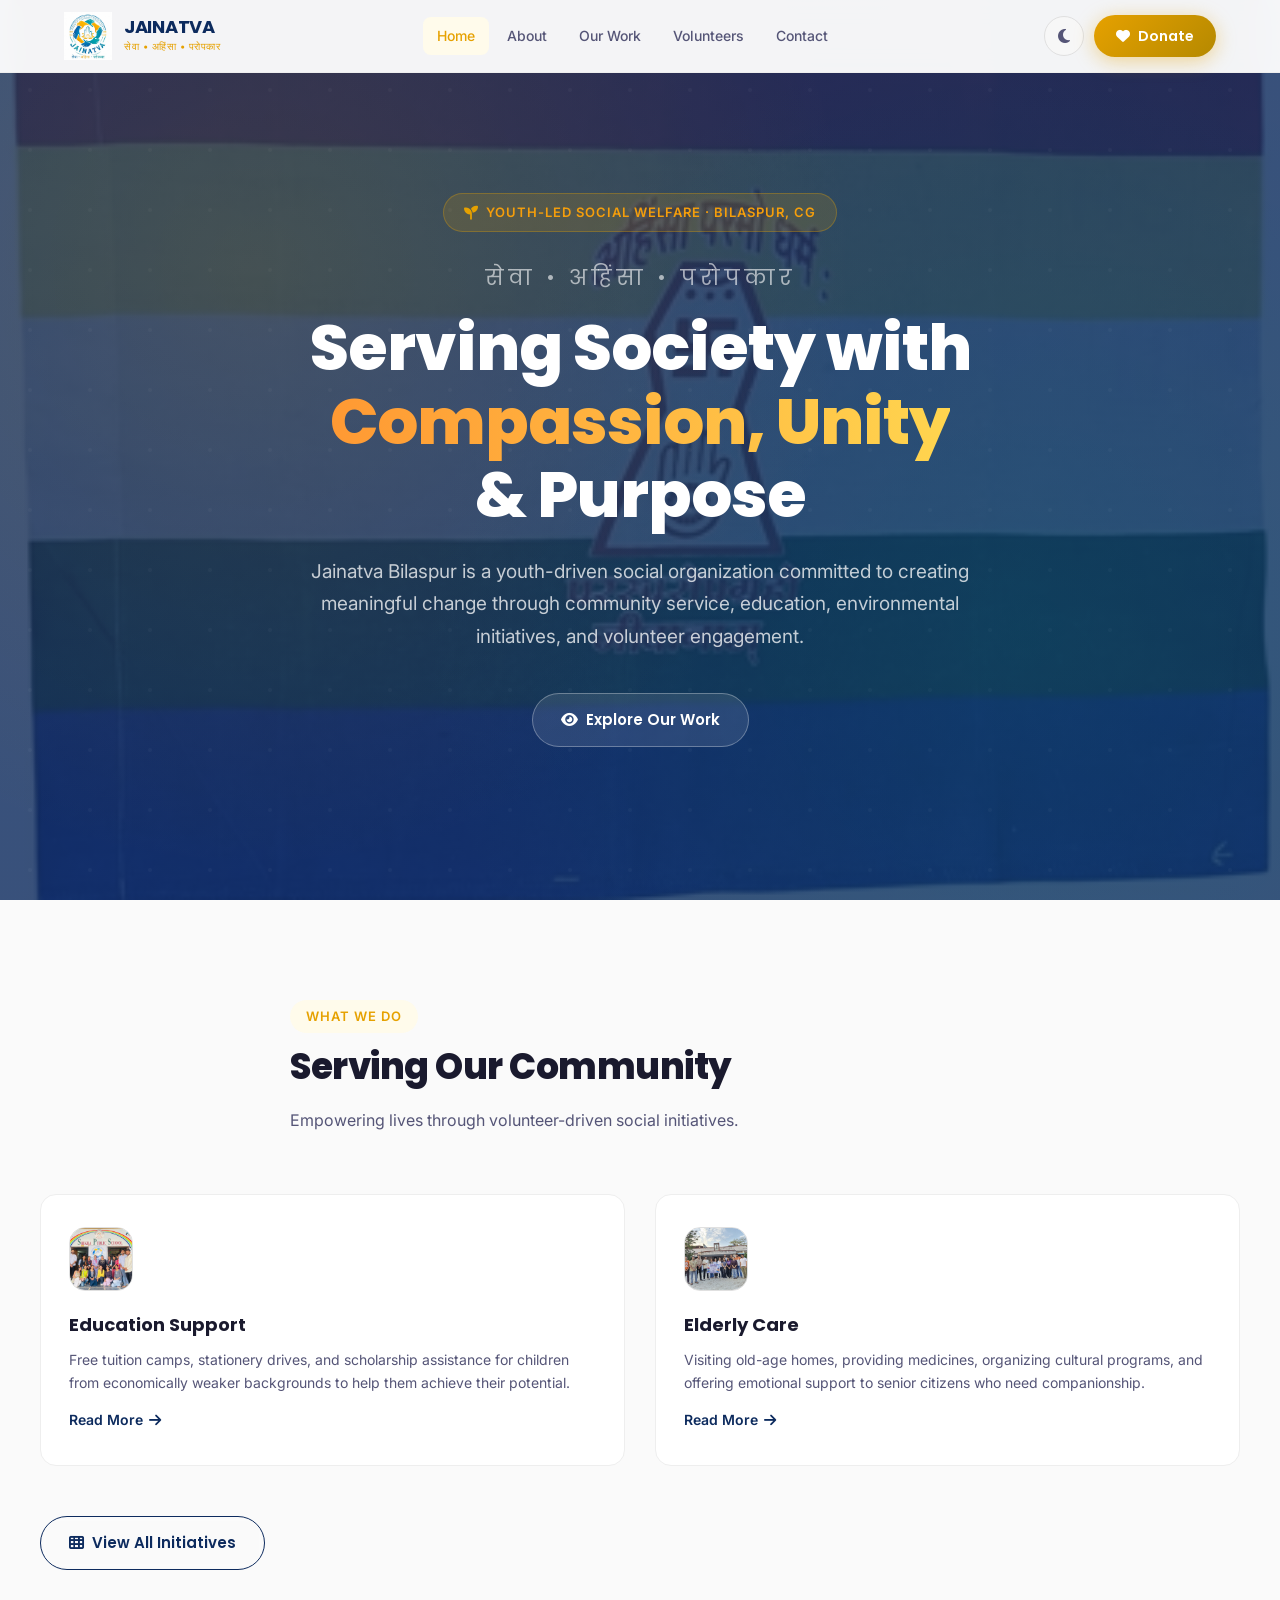
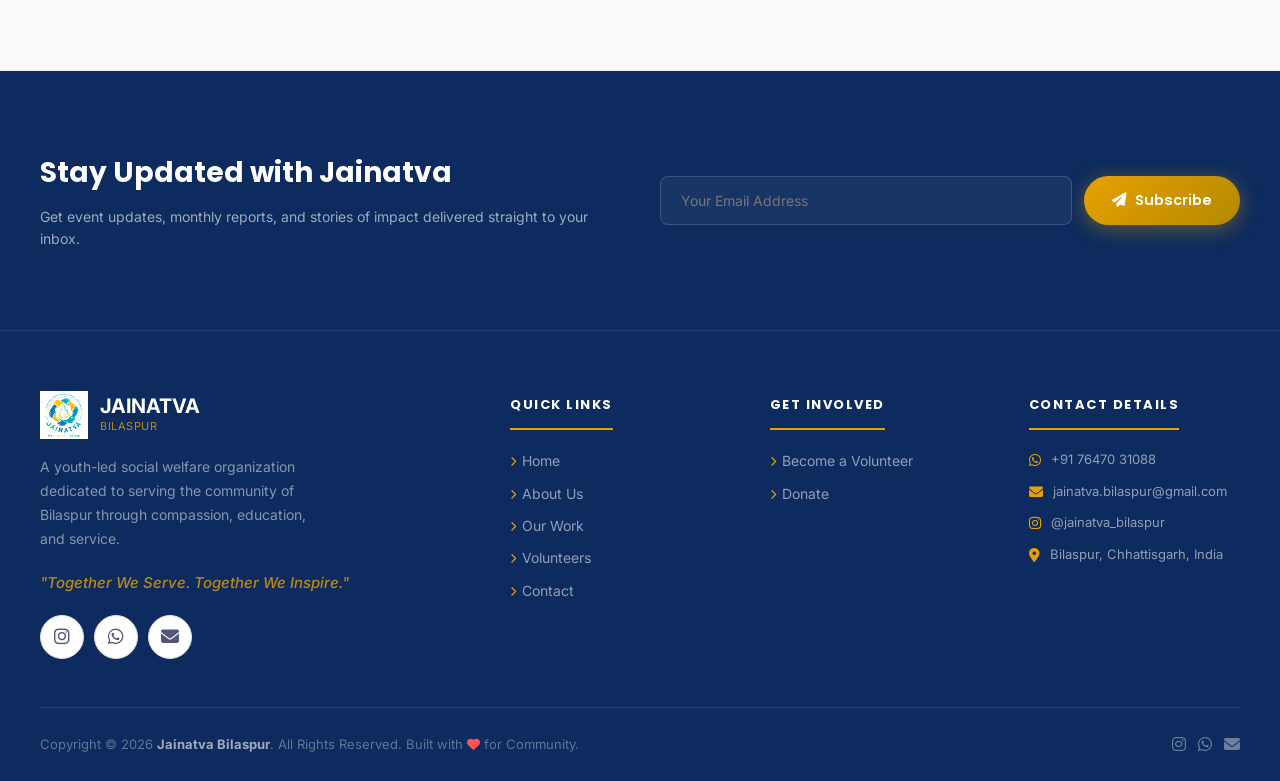
<file: index.html>
<!DOCTYPE html>
<html lang="en">
<head>
  <meta charset="UTF-8" />
  <meta name="viewport" content="width=device-width, initial-scale=1.0" />
  <meta name="description" content="Jainatva Bilaspur – A youth-led social welfare organization dedicated to serving society through compassion, education, and community service." />
  <meta name="keywords" content="Jainatva, Bilaspur, social welfare, NGO, volunteer, Jain, seva, ahimsa" />
  <title>Jainatva Bilaspur – Together We Serve. Together We Inspire.</title>
  <link rel="icon" type="image/jpeg" href="assets/logo.jpeg" />
  <link rel="preconnect" href="https://fonts.googleapis.com" />
  <link rel="preconnect" href="https://fonts.gstatic.com" crossorigin />
  <link href="https://fonts.googleapis.com/css2?family=Poppins:wght@300;400;500;600;700;800&family=Inter:wght@300;400;500;600&display=swap" rel="stylesheet" />
  <link rel="stylesheet" href="https://cdnjs.cloudflare.com/ajax/libs/font-awesome/6.5.1/css/all.min.css" />
  <link rel="stylesheet" href="css/style.css" />
  <script>
    // Anti-flash theme loader
    (function() {
      const isDark = localStorage.getItem('jainatva-dark') === 'true';
      if (isDark) {
        document.documentElement.setAttribute('data-theme', 'dark');
      }
    })();
  </script>
</head>
<body>

  <!-- HEADER / NAVIGATION -->
  <header id="navbar" role="navigation" aria-label="Main navigation">
    <div class="nav-container">
      <a href="index.html" class="nav-logo" aria-label="Jainatva Bilaspur Home">
        <img src="assets/logo.jpeg" alt="Jainatva Bilaspur Logo" />
        <div class="nav-logo-text">
          <span class="org-name">JAINATVA</span>
          <span class="org-tagline">सेवा • अहिंसा • परोपकार</span>
        </div>
      </a>

      <ul class="nav-links" role="list">
        <li><a href="index.html" class="active">Home</a></li>
        <li><a href="about.html">About</a></li>
        <li><a href="work.html">Our Work</a></li>
        <li><a href="volunteers.html">Volunteers</a></li>
        <li><a href="contact.html">Contact</a></li>
      </ul>

      <div class="nav-actions">
        <button class="btn-dark-toggle" id="dark-toggle" aria-label="Toggle dark mode">
          <i class="fas fa-moon" aria-hidden="true"></i>
        </button>
        <a href="contact.html#donate" class="btn btn-primary" style="padding: 10px 22px; font-size: 14px;">
          <i class="fas fa-heart" aria-hidden="true"></i> Donate
        </a>
        <button class="hamburger" id="hamburger" aria-label="Open menu" aria-expanded="false">
          <span></span><span></span><span></span>
        </button>
      </div>
    </div>
  </header>

  <!-- MOBILE NAV DRAWER -->
  <nav id="mobile-nav" aria-label="Mobile navigation">
    <a href="index.html" class="active">Home</a>
    <a href="about.html">About Us</a>
    <a href="work.html">Our Work</a>
    <a href="volunteers.html">Volunteers</a>
    <a href="contact.html">Contact</a>
    <a href="contact.html#donate" style="color: var(--saffron); font-weight: bold;"><i class="fas fa-heart"></i> Donate</a>
  </nav>

  <!-- HERO SECTION -->
  <section id="hero" class="hero-section" aria-label="Hero section">
    <div class="hero-bg-pattern"></div>
    <div class="hero-content">
      <div class="hero-badge">
        <i class="fas fa-seedling" aria-hidden="true"></i>
        <span>Youth-Led Social Welfare · Bilaspur, CG</span>
      </div>
      <p class="hero-tagline-hindi">सेवा • अहिंसा • परोपकार</p>
      <h1 class="hero-title">
        Serving Society with<br />
        <span class="highlight">Compassion, Unity</span><br />
        &amp; Purpose
      </h1>
      <p class="hero-subtitle">
        Jainatva Bilaspur is a youth-driven social organization committed to creating meaningful change through community service, education, environmental initiatives, and volunteer engagement.
      </p>
      <div class="hero-buttons">
        <a href="work.html" class="btn btn-outline">
          <i class="fas fa-eye" aria-hidden="true"></i>
          Explore Our Work
        </a>
      </div>
      
    </div>
  </section>

  <!-- FEATURED INITIATIVES -->
  <section id="featured-initiatives" style="padding: 100px 0; background: var(--off-white);" aria-labelledby="featured-title">
    <div class="container">
      <div class="text-center" style="max-width: 700px; margin: 0 auto 60px auto;">
        <span class="section-badge" style="color: var(--saffron); text-transform: uppercase; font-size: 13px; font-weight: 600; letter-spacing: 1px; display: inline-block; margin-bottom: 12px;">What We Do</span>
        <h2 id="featured-title" class="section-title" style="font-size: 36px; font-weight: 800; margin-bottom: 20px;">Serving Our Community</h2>
        <p style="color: var(--text-secondary);">Empowering lives through volunteer-driven social initiatives.</p>
      </div>

      <div class="grid grid-2" style="gap: 30px;">
        <!-- Card 1 (Education Support) -->
        <div class="service-card reveal">
          <div class="service-icon-wrap" style="padding: 0; overflow: hidden; border: 1px solid var(--gray-200);">
            <img src="assets/education_logo.jpg" alt="Education Support Logo" style="width: 100%; height: 100%; object-fit: cover;" />
          </div>
          <h3>Education Support</h3>
          <p>Free tuition camps, stationery drives, and scholarship assistance for children from economically weaker backgrounds to help them achieve their potential.</p>
          <a href="education.html" style="color: var(--navy); text-decoration: none; font-size: 14px; font-weight: 600; display: inline-flex; align-items: center; gap: 6px; margin-top: 15px;">Read More <i class="fas fa-arrow-right"></i></a>
        </div>

        <!-- Card 2 (Elderly Care) -->
        <div class="service-card reveal">
          <div class="service-icon-wrap" style="padding: 0; overflow: hidden; border: 1px solid var(--gray-200);">
            <img src="assets/elder_care_logo.jpg" alt="Elderly Care Logo" style="width: 100%; height: 100%; object-fit: cover;" />
          </div>
          <h3>Elderly Care</h3>
          <p>Visiting old-age homes, providing medicines, organizing cultural programs, and offering emotional support to senior citizens who need companionship.</p>
          <a href="elder-care.html" style="color: var(--navy); text-decoration: none; font-size: 14px; font-weight: 600; display: inline-flex; align-items: center; gap: 6px; margin-top: 15px;">Read More <i class="fas fa-arrow-right"></i></a>
        </div>
      </div>
      
      <div class="text-center" style="margin-top: 50px;">
        <a href="work.html" class="btn btn-outline" style="border-color: var(--navy); color: var(--navy);">
          <i class="fas fa-th" aria-hidden="true"></i> View All Initiatives
        </a>
      </div>
    </div>
  </section>




  <!-- NEWSLETTER SECTION -->
  <section id="newsletter" style="padding: 80px 0; background: var(--navy); color: white; border-bottom: 1px solid rgba(255,255,255,0.08);" aria-labelledby="newsletter-title">
    <div class="container">
      <div class="grid grid-2" style="align-items: center; gap: 40px;">
        <div>
          <h2 id="newsletter-title" style="font-family: 'Poppins', sans-serif; font-size: 28px; font-weight: 700; margin-bottom: 10px; color: white;">Stay Updated with Jainatva</h2>
          <p style="color: rgba(255,255,255,0.6); font-size: 14px;">Get event updates, monthly reports, and stories of impact delivered straight to your inbox.</p>
        </div>
        <div style="display: flex; gap: 12px; flex-wrap: wrap;">
          <input type="email" placeholder="Your Email Address" aria-label="Email for Newsletter" style="flex: 1; min-width: 250px; padding: 14px 20px; border-radius: var(--radius-sm); border: 1px solid rgba(255,255,255,0.15); background: rgba(255,255,255,0.05); color: white; font-family: inherit; font-size: 14px; outline: none; transition: var(--transition);" />
          <button class="btn btn-primary" onclick="handleNewsletter(this)" style="font-size: 14.5px; padding: 14px 28px; border: none; cursor: pointer;">
            <i class="fas fa-paper-plane"></i> Subscribe
          </button>
        </div>
      </div>
    </div>
  </section>

  <!-- FOOTER -->
  <footer>
    <div class="container">
      <div class="footer-grid">
        <div class="footer-brand">
          <div class="footer-logo">
            <img src="assets/logo.jpeg" alt="Jainatva Bilaspur Logo" />
            <div class="footer-logo-text">
              <div class="org-name">JAINATVA</div>
              <div class="org-tagline">BILASPUR</div>
            </div>
          </div>
          <p>A youth-led social welfare organization dedicated to serving the community of Bilaspur through compassion, education, and service.</p>
          <div class="footer-tagline">"Together We Serve. Together We Inspire."</div>
          <div class="social-icons" style="margin-top: 15px;">
            <a href="https://instagram.com/jainatva_bilaspur" class="social-icon ig" target="_blank" rel="noopener" aria-label="Instagram"><i class="fab fa-instagram"></i></a>
            <a href="https://wa.me/917647031088" class="social-icon wa" target="_blank" rel="noopener" aria-label="WhatsApp"><i class="fab fa-whatsapp"></i></a>
            <a href="mailto:jainatva.bilaspur@gmail.com" class="social-icon em" aria-label="Email"><i class="fas fa-envelope"></i></a>
          </div>
        </div>

        <div class="footer-col">
          <h4>Quick Links</h4>
          <ul class="footer-links">
            <li><a href="index.html"><i class="fas fa-chevron-right" aria-hidden="true"></i> Home</a></li>
            <li><a href="about.html"><i class="fas fa-chevron-right" aria-hidden="true"></i> About Us</a></li>
            <li><a href="work.html"><i class="fas fa-chevron-right" aria-hidden="true"></i> Our Work</a></li>
            <li><a href="volunteers.html"><i class="fas fa-chevron-right" aria-hidden="true"></i> Volunteers</a></li>
            <li><a href="contact.html"><i class="fas fa-chevron-right" aria-hidden="true"></i> Contact</a></li>
          </ul>
        </div>

        <div class="footer-col">
          <h4>Get Involved</h4>
          <ul class="footer-links">
            <li><a href="volunteers.html#volunteer-form-section"><i class="fas fa-chevron-right" aria-hidden="true"></i> Become a Volunteer</a></li>
            <li><a href="contact.html#donate"><i class="fas fa-chevron-right" aria-hidden="true"></i> Donate</a></li>
          </ul>
        </div>

        <div class="footer-col">
          <h4>Contact Details</h4>
          <div class="footer-contact-item">
            <i class="fab fa-whatsapp" aria-hidden="true"></i>
            <span><a href="https://wa.me/917647031088">+91 76470 31088</a></span>
          </div>
          <div class="footer-contact-item">
            <i class="fas fa-envelope" aria-hidden="true"></i>
            <span><a href="mailto:jainatva.bilaspur@gmail.com">jainatva.bilaspur@gmail.com</a></span>
          </div>
          <div class="footer-contact-item">
            <i class="fab fa-instagram" aria-hidden="true"></i>
            <span><a href="https://instagram.com/jainatva_bilaspur" target="_blank" rel="noopener">@jainatva_bilaspur</a></span>
          </div>
          <div class="footer-contact-item">
            <i class="fas fa-map-marker-alt" aria-hidden="true"></i>
            <span>Bilaspur, Chhattisgarh, India</span>
          </div>
        </div>
      </div>

      <div class="footer-bottom">
        <p>Copyright &copy; 2026 <strong style="color: rgba(255,255,255,0.6);">Jainatva Bilaspur</strong>. All Rights Reserved. Built with <i class="fas fa-heart" style="color: #FF5252;"></i> for Community.</p>
        <div class="footer-bottom-social">
          <a href="https://instagram.com/jainatva_bilaspur" target="_blank" rel="noopener" aria-label="Instagram"><i class="fab fa-instagram"></i></a>
          <a href="https://wa.me/917647031088" target="_blank" rel="noopener" aria-label="WhatsApp"><i class="fab fa-whatsapp"></i></a>
          <a href="mailto:jainatva.bilaspur@gmail.com" aria-label="Email"><i class="fas fa-envelope"></i></a>
        </div>
      </div>
    </div>
  </footer>

  <!-- BACK TO TOP -->
  <a href="#hero" id="back-to-top" aria-label="Back to top">
    <i class="fas fa-arrow-up" aria-hidden="true"></i>
  </a>

  <!-- SCRIPTS -->
  <script src="js/main.js"></script>
</body>
</html>
</file>
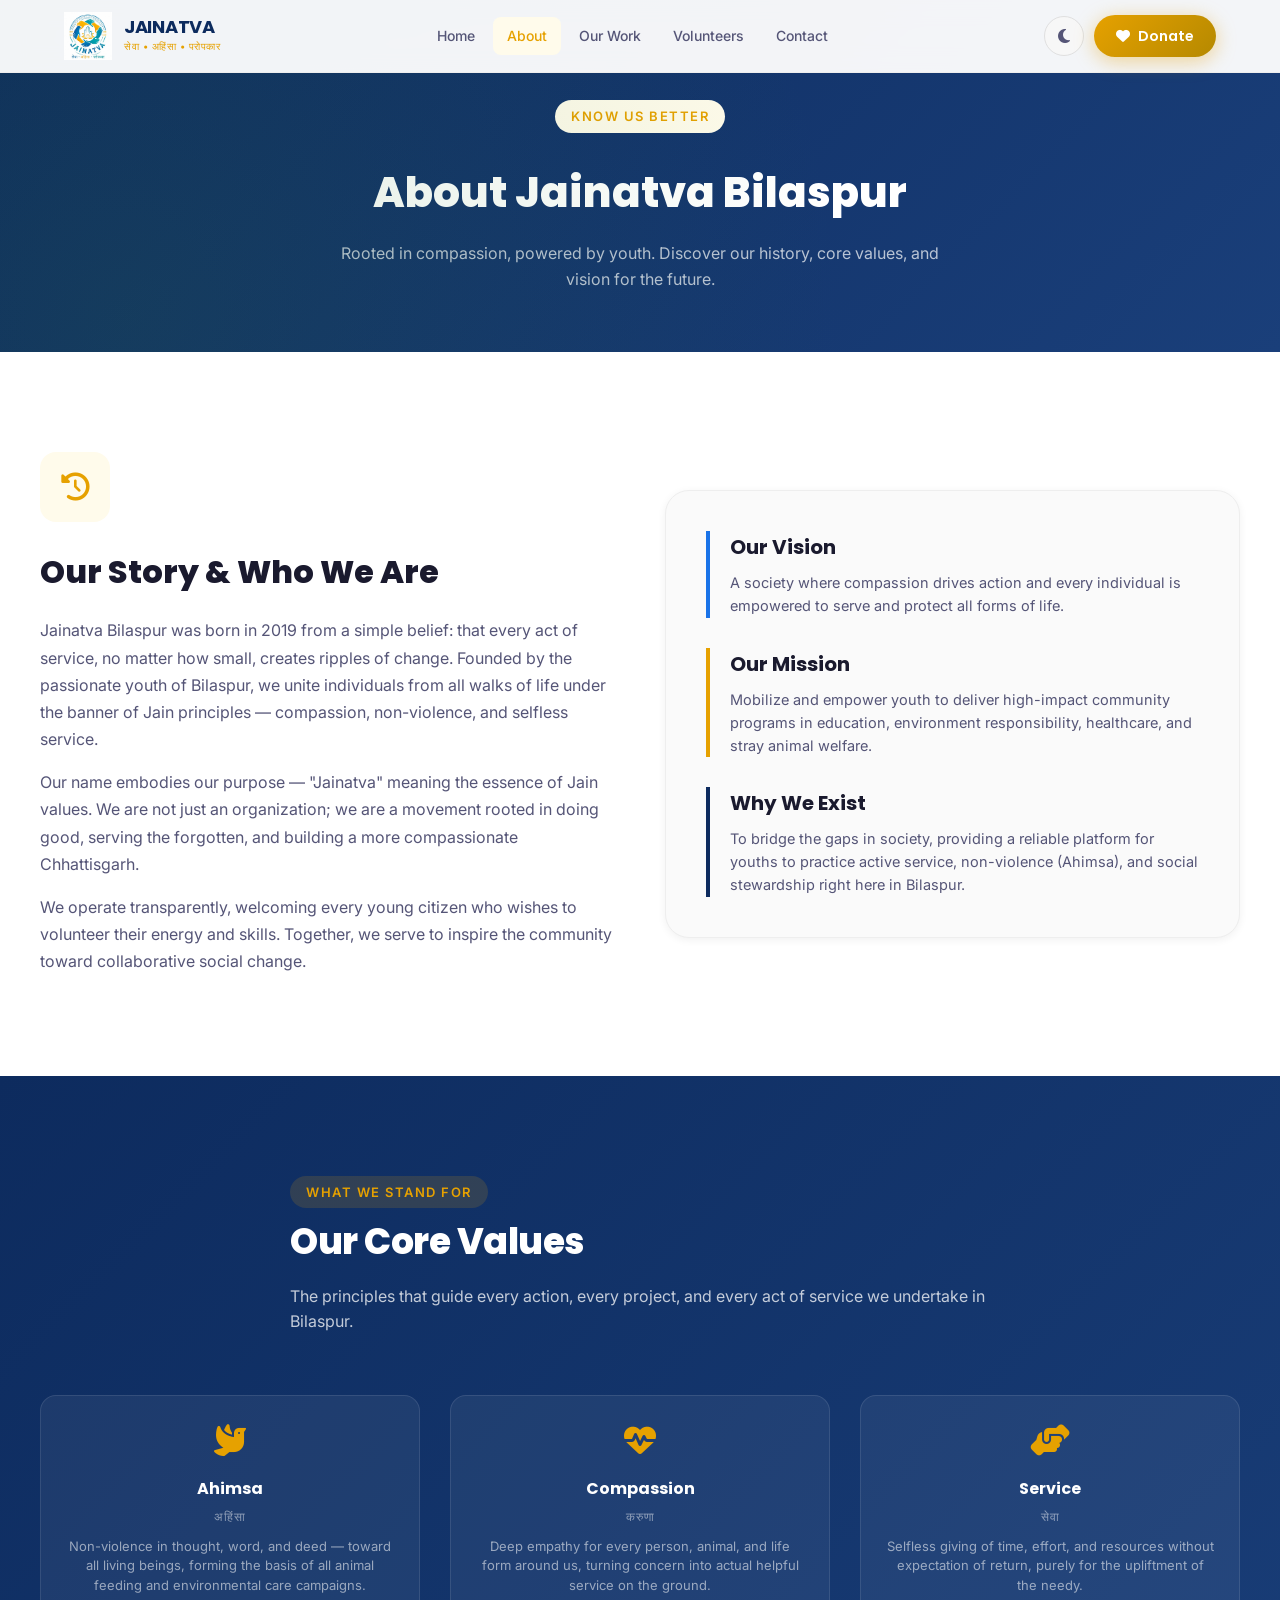
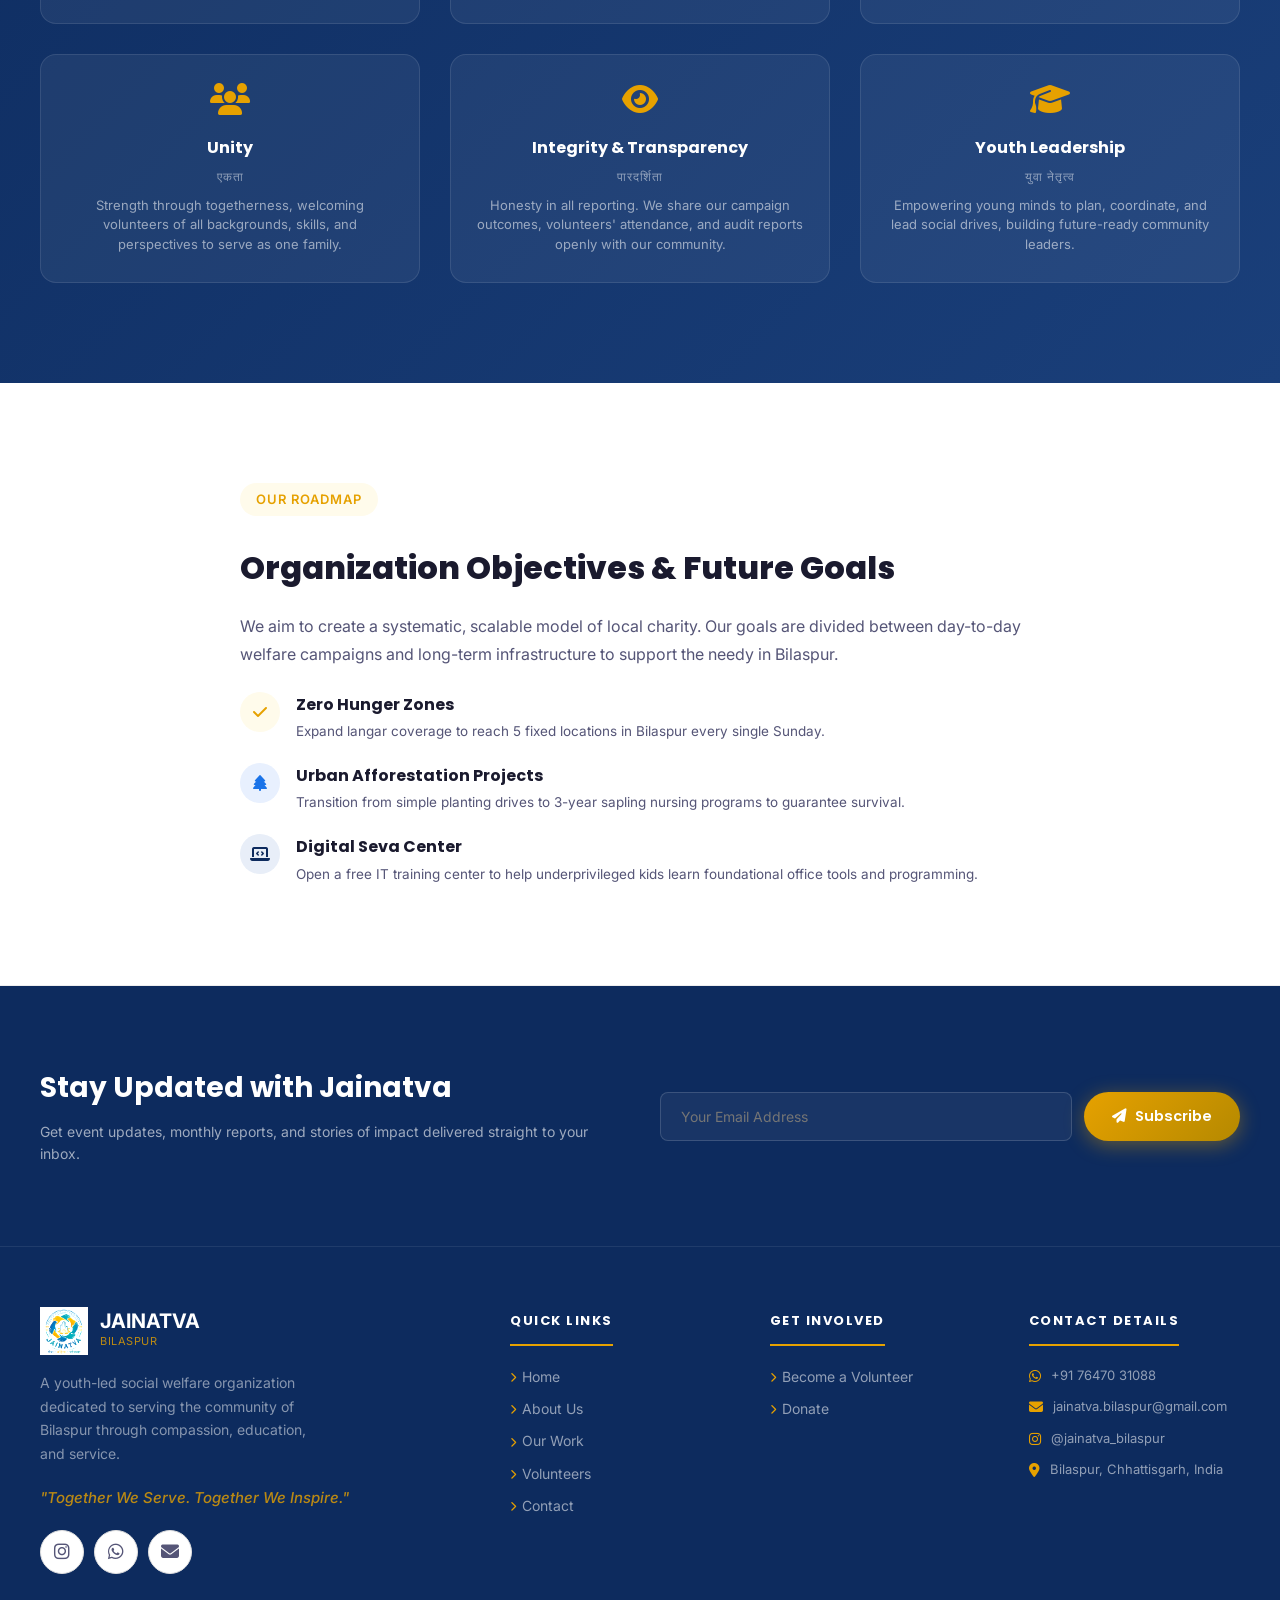
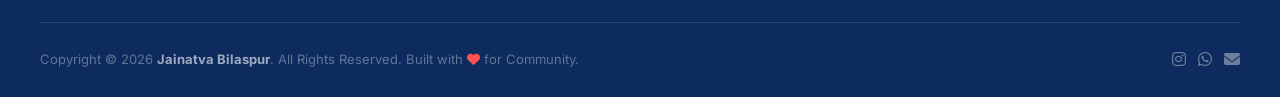
<file: about.html>
<!DOCTYPE html>
<html lang="en">
<head>
  <meta charset="UTF-8" />
  <meta name="viewport" content="width=device-width, initial-scale=1.0" />
  <meta name="description" content="Learn about Jainatva Bilaspur's story, mission, values, leadership, and our journey of social service since 2019." />
  <meta name="keywords" content="Jainatva story, about Jainatva, NGO leadership, Jain values, Ahimsa, Bilaspur NGO" />
  <title>About Us – Jainatva Bilaspur</title>
  <link rel="icon" type="image/jpeg" href="assets/logo.jpeg" />
  <link rel="preconnect" href="https://fonts.googleapis.com" />
  <link rel="preconnect" href="https://fonts.gstatic.com" crossorigin />
  <link href="https://fonts.googleapis.com/css2?family=Poppins:wght@300;400;500;600;700;800&family=Inter:wght@300;400;500;600&display=swap" rel="stylesheet" />
  <link rel="stylesheet" href="https://cdnjs.cloudflare.com/ajax/libs/font-awesome/6.5.1/css/all.min.css" />
  <link rel="stylesheet" href="css/style.css" />
  <script>
    // Anti-flash theme loader
    (function() {
      const isDark = localStorage.getItem('jainatva-dark') === 'true';
      if (isDark) {
        document.documentElement.setAttribute('data-theme', 'dark');
      }
    })();
  </script>
</head>
<body>

  <!-- HEADER / NAVIGATION -->
  <header id="navbar" role="navigation" aria-label="Main navigation">
    <div class="nav-container">
      <a href="index.html" class="nav-logo" aria-label="Jainatva Bilaspur Home">
        <img src="assets/logo.jpeg" alt="Jainatva Bilaspur Logo" />
        <div class="nav-logo-text">
          <span class="org-name">JAINATVA</span>
          <span class="org-tagline">सेवा • अहिंसा • परोपकार</span>
        </div>
      </a>

      <ul class="nav-links" role="list">
        <li><a href="index.html">Home</a></li>
        <li><a href="about.html" class="active">About</a></li>
        <li><a href="work.html">Our Work</a></li>
        <li><a href="volunteers.html">Volunteers</a></li>
        <li><a href="contact.html">Contact</a></li>
      </ul>

      <div class="nav-actions">
        <button class="btn-dark-toggle" id="dark-toggle" aria-label="Toggle dark mode">
          <i class="fas fa-moon" aria-hidden="true"></i>
        </button>
        <a href="contact.html#donate" class="btn btn-primary" style="padding: 10px 22px; font-size: 14px;">
          <i class="fas fa-heart" aria-hidden="true"></i> Donate
        </a>
        <button class="hamburger" id="hamburger" aria-label="Open menu" aria-expanded="false">
          <span></span><span></span><span></span>
        </button>
      </div>
    </div>
  </header>

  <!-- MOBILE NAV DRAWER -->
  <nav id="mobile-nav" aria-label="Mobile navigation">
    <a href="index.html">Home</a>
    <a href="about.html" class="active">About Us</a>
    <a href="work.html">Our Work</a>
    <a href="volunteers.html">Volunteers</a>
    <a href="contact.html">Contact</a>
    <a href="contact.html#donate" style="color: var(--saffron); font-weight: bold;"><i class="fas fa-heart"></i> Donate</a>
  </nav>

  <!-- INNER BANNER -->
  <section class="inner-banner" style="background: linear-gradient(135deg, var(--navy), var(--navy-mid)); padding: 100px 0 60px 0; text-align: center; color: white; position: relative;">
    <div style="position: absolute; top: 0; left: 0; right: 0; bottom: 0; background: radial-gradient(circle at 10% 90%, rgba(46,125,50,0.15) 0%, transparent 60%); pointer-events: none;"></div>
    <div class="container">
      <span class="section-badge" style="color: var(--saffron); text-transform: uppercase; font-size: 13px; font-weight: 600; letter-spacing: 1.5px;">Know Us Better</span>
      <h1 style="font-family: 'Poppins', sans-serif; font-size: 42px; font-weight: 800; margin-top: 10px; color: white;">About Jainatva Bilaspur</h1>
      <p style="color: rgba(255,255,255,0.7); max-width: 600px; margin: 15px auto 0 auto; font-size: 16px;">Rooted in compassion, powered by youth. Discover our history, core values, and vision for the future.</p>
    </div>
  </section>

  <!-- OUR STORY & WHY EXISTS -->
  <section id="our-story" style="padding: 100px 0; background: var(--white);" aria-labelledby="story-title">
    <div class="container">
      <div class="grid grid-2" style="gap: 50px; align-items: center;">
        <div class="reveal">
          <div style="width: 70px; height: 70px; background: var(--saffron-light); color: var(--saffron); border-radius: var(--radius-md); display: flex; align-items: center; justify-content: center; font-size: 28px; margin-bottom: 24px;">
            <i class="fas fa-history"></i>
          </div>
          <h2 id="story-title" style="font-size: 32px; font-weight: 800; margin-bottom: 20px; color: var(--text-primary);">Our Story &amp; Who We Are</h2>
          <p style="color: var(--text-secondary); margin-bottom: 16px; line-height: 1.7;">
            Jainatva Bilaspur was born in 2019 from a simple belief: that every act of service, no matter how small, creates ripples of change. Founded by the passionate youth of Bilaspur, we unite individuals from all walks of life under the banner of Jain principles — compassion, non-violence, and selfless service.
          </p>
          <p style="color: var(--text-secondary); margin-bottom: 16px; line-height: 1.7;">
            Our name embodies our purpose — "Jainatva" meaning the essence of Jain values. We are not just an organization; we are a movement rooted in doing good, serving the forgotten, and building a more compassionate Chhattisgarh.
          </p>
          <p style="color: var(--text-secondary); line-height: 1.7;">
            We operate transparently, welcoming every young citizen who wishes to volunteer their energy and skills. Together, we serve to inspire the community toward collaborative social change.
          </p>
        </div>
        <div class="reveal" style="background: var(--off-white); padding: 40px; border-radius: var(--radius-lg); border: 1px solid var(--gray-100); box-shadow: var(--shadow-sm);">
          <div style="border-left: 4px solid var(--green); padding-left: 20px; margin-bottom: 30px;">
            <h3 style="font-size: 20px; font-weight: 700; color: var(--text-primary); margin-bottom: 8px;">Our Vision</h3>
            <p style="color: var(--text-secondary); font-size: 14.5px;">A society where compassion drives action and every individual is empowered to serve and protect all forms of life.</p>
          </div>
          <div style="border-left: 4px solid var(--saffron); padding-left: 20px; margin-bottom: 30px;">
            <h3 style="font-size: 20px; font-weight: 700; color: var(--text-primary); margin-bottom: 8px;">Our Mission</h3>
            <p style="color: var(--text-secondary); font-size: 14.5px;">Mobilize and empower youth to deliver high-impact community programs in education, environment responsibility, healthcare, and stray animal welfare.</p>
          </div>
          <div style="border-left: 4px solid var(--navy); padding-left: 20px;">
            <h3 style="font-size: 20px; font-weight: 700; color: var(--text-primary); margin-bottom: 8px;">Why We Exist</h3>
            <p style="color: var(--text-secondary); font-size: 14.5px;">To bridge the gaps in society, providing a reliable platform for youths to practice active service, non-violence (Ahimsa), and social stewardship right here in Bilaspur.</p>
          </div>
        </div>
      </div>
    </div>
  </section>

  <!-- CORE VALUES -->
  <section id="values" style="padding: 100px 0; background: linear-gradient(135deg, var(--navy), var(--navy-mid)); color: white;" aria-labelledby="values-title">
    <div class="container">
      <div class="text-center" style="max-width: 700px; margin: 0 auto 60px auto;">
        <span class="section-badge" style="color: var(--saffron); text-transform: uppercase; font-size: 13px; font-weight: 600; letter-spacing: 1.5px; display: inline-block; margin-bottom: 12px;">What We Stand For</span>
        <h2 id="values-title" class="section-title" style="color: white; font-size: 36px; font-weight: 800; margin-bottom: 20px;">Our Core Values</h2>
        <p style="color: rgba(255,255,255,0.75);">The principles that guide every action, every project, and every act of service we undertake in Bilaspur.</p>
      </div>

      <div class="grid grid-3" style="gap: 30px;">
        <!-- Value 1 -->
        <div class="value-card reveal">
          <i class="fas fa-dove" style="font-size: 32px; color: var(--saffron); margin-bottom: 20px;"></i>
          <h3>Ahimsa</h3>
          <div class="value-hindi">अहिंसा</div>
          <p>Non-violence in thought, word, and deed — toward all living beings, forming the basis of all animal feeding and environmental care campaigns.</p>
        </div>
        <!-- Value 2 -->
        <div class="value-card reveal">
          <i class="fas fa-heartbeat" style="font-size: 32px; color: var(--saffron); margin-bottom: 20px;"></i>
          <h3>Compassion</h3>
          <div class="value-hindi">करुणा</div>
          <p>Deep empathy for every person, animal, and life form around us, turning concern into actual helpful service on the ground.</p>
        </div>
        <!-- Value 3 -->
        <div class="value-card reveal">
          <i class="fas fa-hands-helping" style="font-size: 32px; color: var(--saffron); margin-bottom: 20px;"></i>
          <h3>Service</h3>
          <div class="value-hindi">सेवा</div>
          <p>Selfless giving of time, effort, and resources without expectation of return, purely for the upliftment of the needy.</p>
        </div>
        <!-- Value 4 -->
        <div class="value-card reveal">
          <i class="fas fa-users" style="font-size: 32px; color: var(--saffron); margin-bottom: 20px;"></i>
          <h3>Unity</h3>
          <div class="value-hindi">एकता</div>
          <p>Strength through togetherness, welcoming volunteers of all backgrounds, skills, and perspectives to serve as one family.</p>
        </div>
        <!-- Value 5 -->
        <div class="value-card reveal">
          <i class="fas fa-eye" style="font-size: 32px; color: var(--saffron); margin-bottom: 20px;"></i>
          <h3>Integrity &amp; Transparency</h3>
          <div class="value-hindi">पारदर्शिता</div>
          <p>Honesty in all reporting. We share our campaign outcomes, volunteers' attendance, and audit reports openly with our community.</p>
        </div>
        <!-- Value 6 -->
        <div class="value-card reveal">
          <i class="fas fa-graduation-cap" style="font-size: 32px; color: var(--saffron); margin-bottom: 20px;"></i>
          <h3>Youth Leadership</h3>
          <div class="value-hindi">युवा नेतृत्व</div>
          <p>Empowering young minds to plan, coordinate, and lead social drives, building future-ready community leaders.</p>
        </div>
      </div>
    </div>
  </section>


  <!-- OBJECTIVES & FUTURE GOALS -->
  <section id="goals" style="padding: 100px 0; background: var(--white);" aria-labelledby="goals-title">
    <div class="container" style="max-width: 800px; margin: 0 auto;">
      <div class="reveal">
        <span class="section-badge" style="color: var(--saffron); text-transform: uppercase; font-size: 13px; font-weight: 600; letter-spacing: 1px;">Our Roadmap</span>
        <h2 id="goals-title" style="font-size: 32px; font-weight: 800; margin-top: 10px; margin-bottom: 20px; color: var(--text-primary);">Organization Objectives &amp; Future Goals</h2>
        <p style="color: var(--text-secondary); margin-bottom: 24px; line-height: 1.7;">
          We aim to create a systematic, scalable model of local charity. Our goals are divided between day-to-day welfare campaigns and long-term infrastructure to support the needy in Bilaspur.
        </p>

        <div style="display: flex; gap: 16px; margin-bottom: 20px; align-items: flex-start;">
          <div style="background: var(--saffron-light); color: var(--saffron); width: 40px; height: 40px; border-radius: 50%; display: flex; align-items: center; justify-content: center; flex-shrink: 0;"><i class="fas fa-check"></i></div>
          <div>
            <h4 style="font-size: 16px; font-weight: 700; color: var(--text-primary); margin-bottom: 4px;">Zero Hunger Zones</h4>
            <p style="font-size: 13.5px; color: var(--text-secondary);">Expand langar coverage to reach 5 fixed locations in Bilaspur every single Sunday.</p>
          </div>
        </div>

        <div style="display: flex; gap: 16px; margin-bottom: 20px; align-items: flex-start;">
          <div style="background: var(--green-light); color: var(--green); width: 40px; height: 40px; border-radius: 50%; display: flex; align-items: center; justify-content: center; flex-shrink: 0;"><i class="fas fa-tree"></i></div>
          <div>
            <h4 style="font-size: 16px; font-weight: 700; color: var(--text-primary); margin-bottom: 4px;">Urban Afforestation Projects</h4>
            <p style="font-size: 13.5px; color: var(--text-secondary);">Transition from simple planting drives to 3-year sapling nursing programs to guarantee survival.</p>
          </div>
        </div>

        <div style="display: flex; gap: 16px; align-items: flex-start;">
          <div style="background: var(--navy-light); color: var(--navy); width: 40px; height: 40px; border-radius: 50%; display: flex; align-items: center; justify-content: center; flex-shrink: 0;"><i class="fas fa-laptop-code"></i></div>
          <div>
            <h4 style="font-size: 16px; font-weight: 700; color: var(--text-primary); margin-bottom: 4px;">Digital Seva Center</h4>
            <p style="font-size: 13.5px; color: var(--text-secondary);">Open a free IT training center to help underprivileged kids learn foundational office tools and programming.</p>
          </div>
        </div>
      </div>
    </div>
  </section>

  <!-- NEWSLETTER SECTION -->
  <section id="newsletter" style="padding: 80px 0; background: var(--navy); color: white; border-bottom: 1px solid rgba(255,255,255,0.08);" aria-labelledby="newsletter-title">
    <div class="container">
      <div class="grid grid-2" style="align-items: center; gap: 40px;">
        <div>
          <h2 id="newsletter-title" style="font-family: 'Poppins', sans-serif; font-size: 28px; font-weight: 700; margin-bottom: 10px; color: white;">Stay Updated with Jainatva</h2>
          <p style="color: rgba(255,255,255,0.6); font-size: 14px;">Get event updates, monthly reports, and stories of impact delivered straight to your inbox.</p>
        </div>
        <div style="display: flex; gap: 12px; flex-wrap: wrap;">
          <input type="email" placeholder="Your Email Address" aria-label="Email for Newsletter" style="flex: 1; min-width: 250px; padding: 14px 20px; border-radius: var(--radius-sm); border: 1px solid rgba(255,255,255,0.15); background: rgba(255,255,255,0.05); color: white; font-family: inherit; font-size: 14px; outline: none; transition: var(--transition);" />
          <button class="btn btn-primary" onclick="handleNewsletter(this)" style="font-size: 14.5px; padding: 14px 28px; border: none; cursor: pointer;">
            <i class="fas fa-paper-plane"></i> Subscribe
          </button>
        </div>
      </div>
    </div>
  </section>

  <!-- FOOTER -->
  <footer>
    <div class="container">
      <div class="footer-grid">
        <div class="footer-brand">
          <div class="footer-logo">
            <img src="assets/logo.jpeg" alt="Jainatva Bilaspur Logo" />
            <div class="footer-logo-text">
              <div class="org-name">JAINATVA</div>
              <div class="org-tagline">BILASPUR</div>
            </div>
          </div>
          <p>A youth-led social welfare organization dedicated to serving the community of Bilaspur through compassion, education, and service.</p>
          <div class="footer-tagline">"Together We Serve. Together We Inspire."</div>
          <div class="social-icons" style="margin-top: 15px;">
            <a href="https://instagram.com/jainatva_bilaspur" class="social-icon ig" target="_blank" rel="noopener" aria-label="Instagram"><i class="fab fa-instagram"></i></a>
            <a href="https://wa.me/917647031088" class="social-icon wa" target="_blank" rel="noopener" aria-label="WhatsApp"><i class="fab fa-whatsapp"></i></a>
            <a href="mailto:jainatva.bilaspur@gmail.com" class="social-icon em" aria-label="Email"><i class="fas fa-envelope"></i></a>
          </div>
        </div>

        <div class="footer-col">
          <h4>Quick Links</h4>
          <ul class="footer-links">
            <li><a href="index.html"><i class="fas fa-chevron-right" aria-hidden="true"></i> Home</a></li>
            <li><a href="about.html"><i class="fas fa-chevron-right" aria-hidden="true"></i> About Us</a></li>
            <li><a href="work.html"><i class="fas fa-chevron-right" aria-hidden="true"></i> Our Work</a></li>
            <li><a href="volunteers.html"><i class="fas fa-chevron-right" aria-hidden="true"></i> Volunteers</a></li>
            <li><a href="contact.html"><i class="fas fa-chevron-right" aria-hidden="true"></i> Contact</a></li>
          </ul>
        </div>

        <div class="footer-col">
          <h4>Get Involved</h4>
          <ul class="footer-links">
            <li><a href="volunteers.html#volunteer-form-section"><i class="fas fa-chevron-right" aria-hidden="true"></i> Become a Volunteer</a></li>
            <li><a href="contact.html#donate"><i class="fas fa-chevron-right" aria-hidden="true"></i> Donate</a></li>
          </ul>
        </div>

        <div class="footer-col">
          <h4>Contact Details</h4>
          <div class="footer-contact-item">
            <i class="fab fa-whatsapp" aria-hidden="true"></i>
            <span><a href="https://wa.me/917647031088">+91 76470 31088</a></span>
          </div>
          <div class="footer-contact-item">
            <i class="fas fa-envelope" aria-hidden="true"></i>
            <span><a href="mailto:jainatva.bilaspur@gmail.com">jainatva.bilaspur@gmail.com</a></span>
          </div>
          <div class="footer-contact-item">
            <i class="fab fa-instagram" aria-hidden="true"></i>
            <span><a href="https://instagram.com/jainatva_bilaspur" target="_blank" rel="noopener">@jainatva_bilaspur</a></span>
          </div>
          <div class="footer-contact-item">
            <i class="fas fa-map-marker-alt" aria-hidden="true"></i>
            <span>Bilaspur, Chhattisgarh, India</span>
          </div>
        </div>
      </div>

      <div class="footer-bottom">
        <p>Copyright &copy; 2026 <strong style="color: rgba(255,255,255,0.6);">Jainatva Bilaspur</strong>. All Rights Reserved. Built with <i class="fas fa-heart" style="color: #FF5252;"></i> for Community.</p>
        <div class="footer-bottom-social">
          <a href="https://instagram.com/jainatva_bilaspur" target="_blank" rel="noopener" aria-label="Instagram"><i class="fab fa-instagram"></i></a>
          <a href="https://wa.me/917647031088" target="_blank" rel="noopener" aria-label="WhatsApp"><i class="fab fa-whatsapp"></i></a>
          <a href="mailto:jainatva.bilaspur@gmail.com" aria-label="Email"><i class="fas fa-envelope"></i></a>
        </div>
      </div>
    </div>
  </footer>

  <!-- BACK TO TOP -->
  <a href="#navbar" id="back-to-top" aria-label="Back to top">
    <i class="fas fa-arrow-up" aria-hidden="true"></i>
  </a>

  <!-- SCRIPTS -->
  <script src="js/main.js"></script>
</body>
</html>
</file>
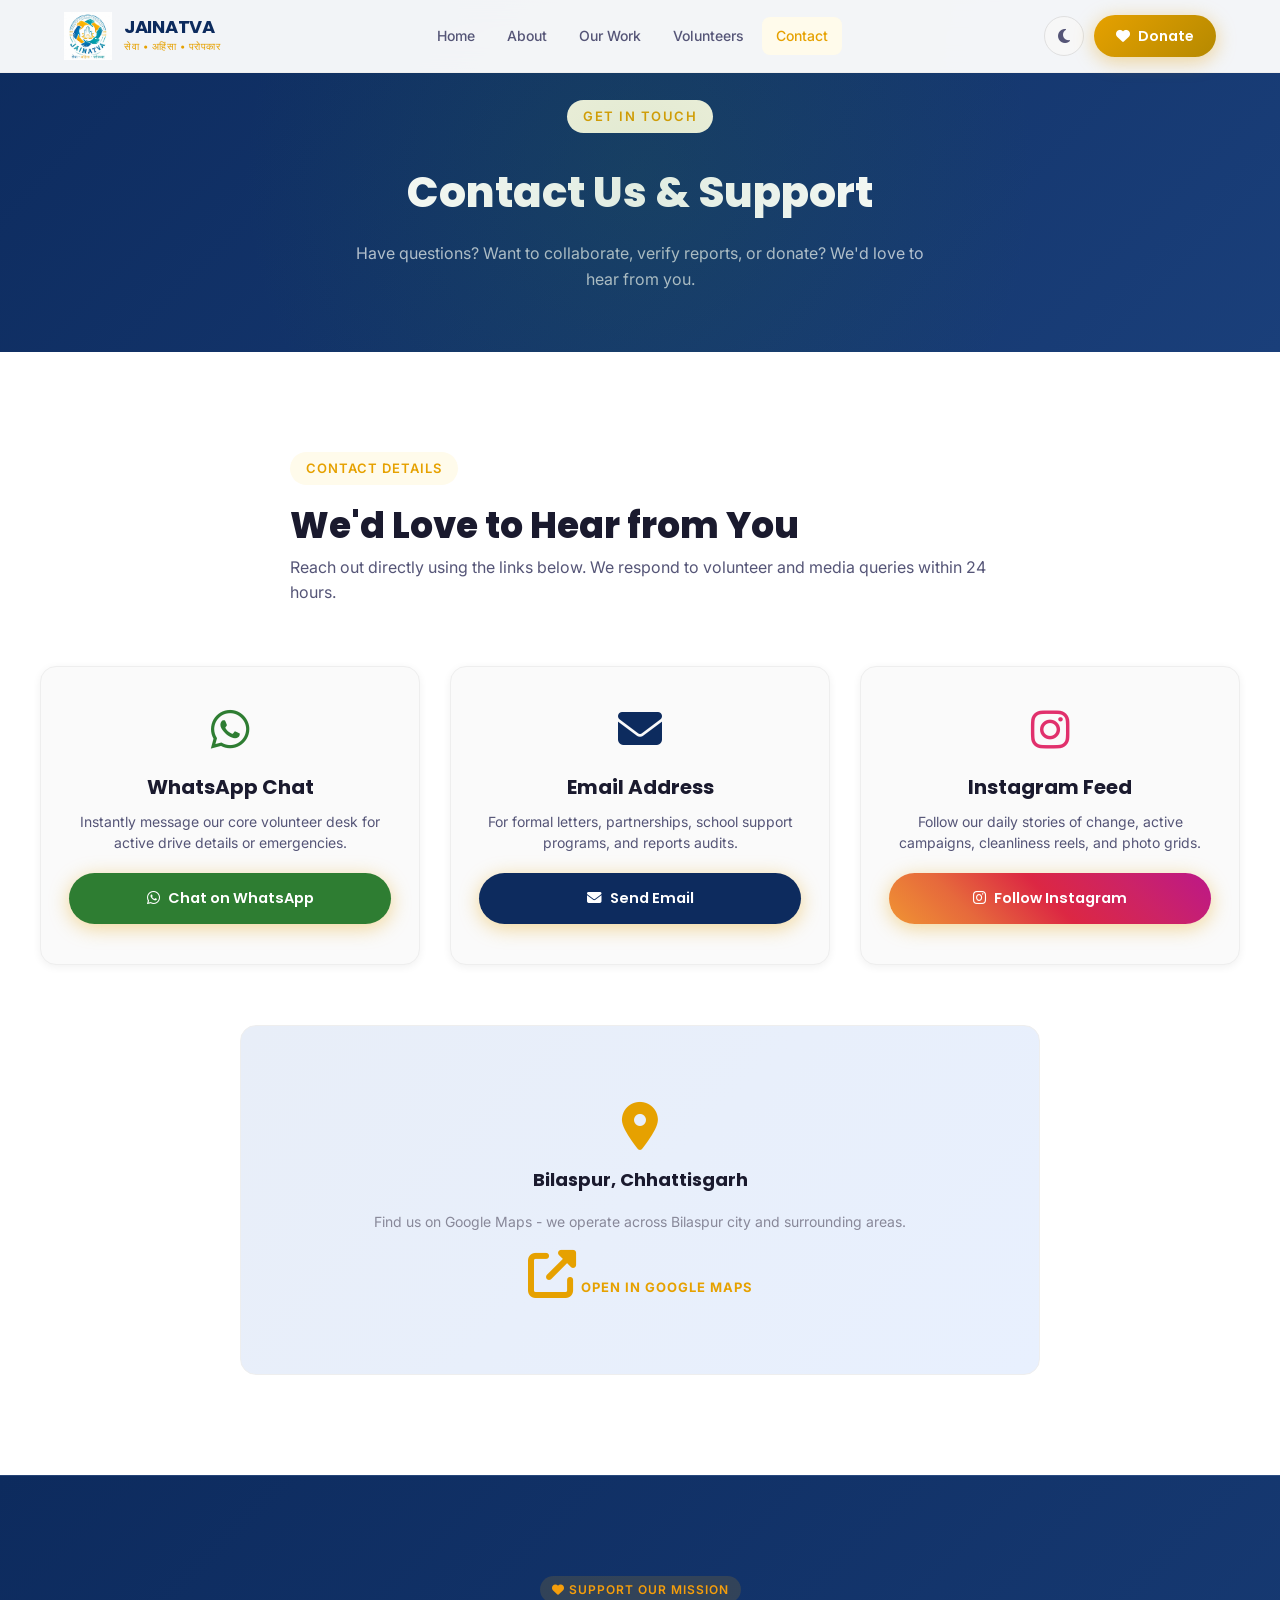
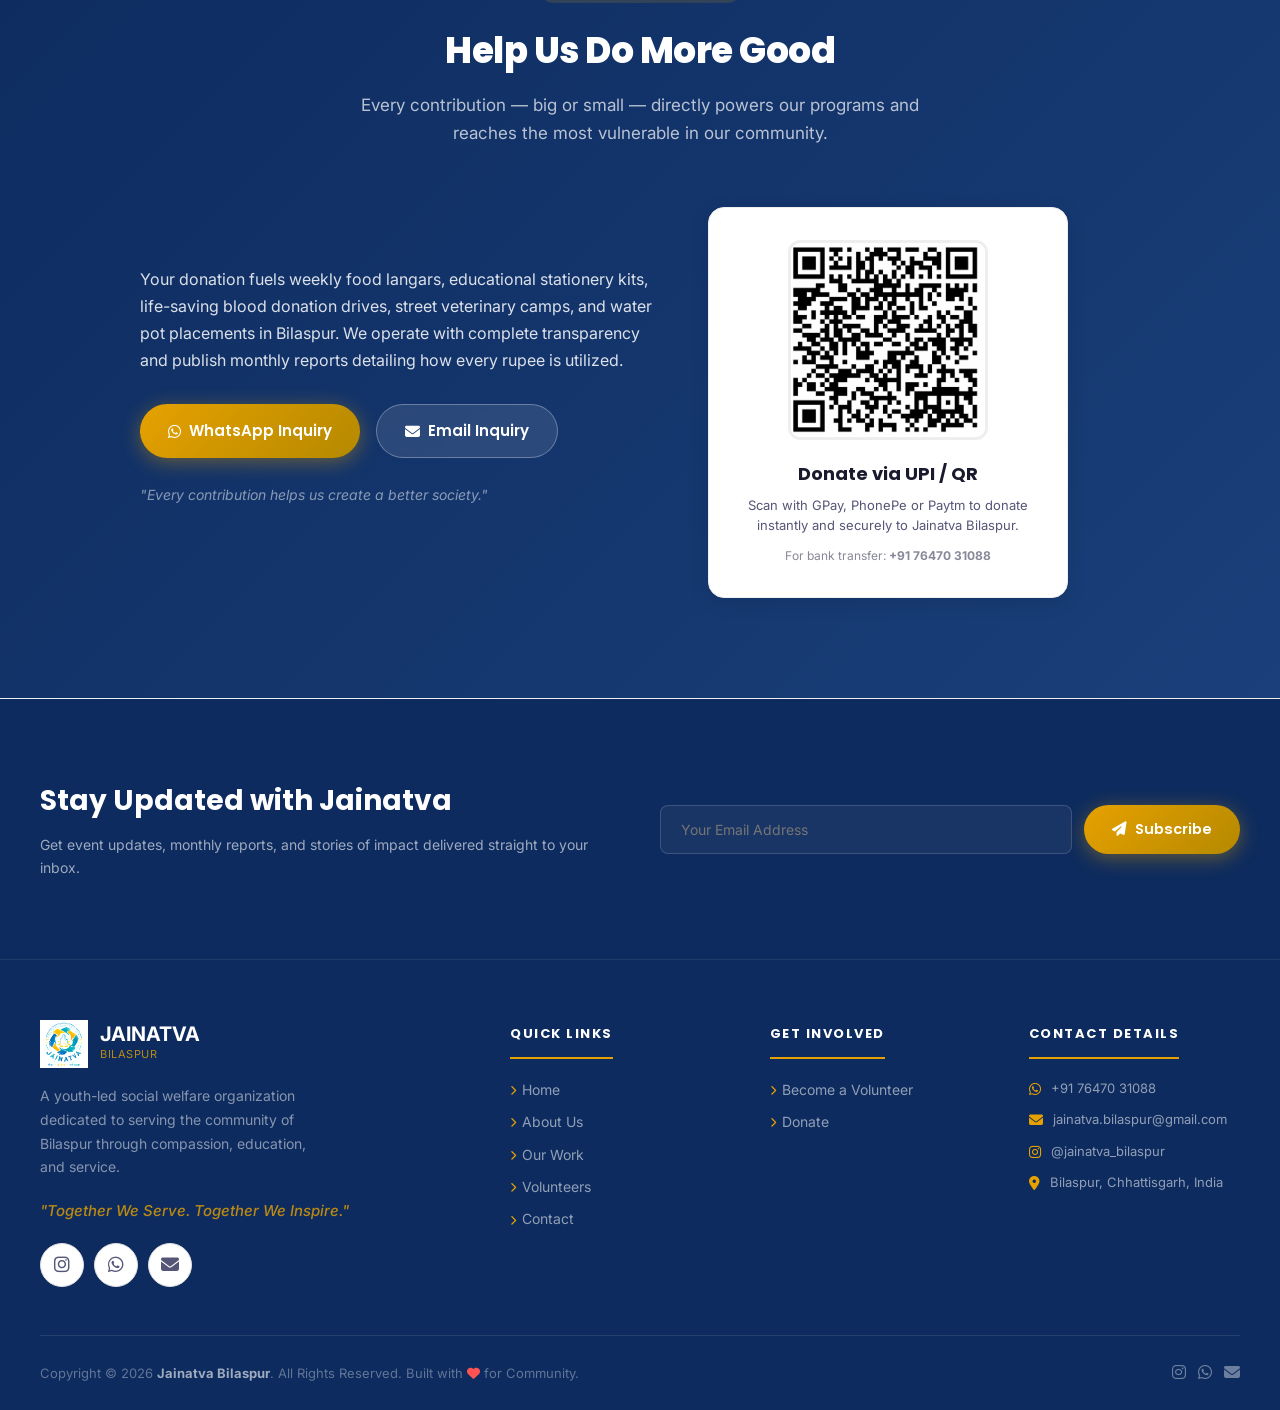
<file: contact.html>
<!DOCTYPE html>
<html lang="en">
<head>
  <meta charset="UTF-8" />
  <meta name="viewport" content="width=device-width, initial-scale=1.0" />
  <meta name="description" content="Get in touch with Jainatva Bilaspur. Contact details for WhatsApp, email, social media, map location, and UPI donation details." />
  <meta name="keywords" content="Jainatva contact, contact NGO, donate to Jainatva, WhatsApp, email, Bilaspur map location" />
  <title>Contact Us &amp; Support – Jainatva Bilaspur</title>
  <link rel="icon" type="image/jpeg" href="assets/logo.jpeg" />
  <link rel="preconnect" href="https://fonts.googleapis.com" />
  <link rel="preconnect" href="https://fonts.gstatic.com" crossorigin />
  <link href="https://fonts.googleapis.com/css2?family=Poppins:wght@300;400;500;600;700;800&family=Inter:wght@300;400;500;600&display=swap" rel="stylesheet" />
  <link rel="stylesheet" href="https://cdnjs.cloudflare.com/ajax/libs/font-awesome/6.5.1/css/all.min.css" />
  <link rel="stylesheet" href="css/style.css" />
  <script>
    // Anti-flash theme loader
    (function() {
      const isDark = localStorage.getItem('jainatva-dark') === 'true';
      if (isDark) {
        document.documentElement.setAttribute('data-theme', 'dark');
      }
    })();
  </script>
</head>
<body>

  <!-- HEADER / NAVIGATION -->
  <header id="navbar" role="navigation" aria-label="Main navigation">
    <div class="nav-container">
      <a href="index.html" class="nav-logo" aria-label="Jainatva Bilaspur Home">
        <img src="assets/logo.jpeg" alt="Jainatva Bilaspur Logo" />
        <div class="nav-logo-text">
          <span class="org-name">JAINATVA</span>
          <span class="org-tagline">सेवा • अहिंसा • परोपकार</span>
        </div>
      </a>

      <ul class="nav-links" role="list">
        <li><a href="index.html">Home</a></li>
        <li><a href="about.html">About</a></li>
        <li><a href="work.html">Our Work</a></li>
        <li><a href="volunteers.html">Volunteers</a></li>
        <li><a href="contact.html" class="active">Contact</a></li>
      </ul>

      <div class="nav-actions">
        <button class="btn-dark-toggle" id="dark-toggle" aria-label="Toggle dark mode">
          <i class="fas fa-moon" aria-hidden="true"></i>
        </button>
        <a href="#donate" class="btn btn-primary" style="padding: 10px 22px; font-size: 14px;">
          <i class="fas fa-heart" aria-hidden="true"></i> Donate
        </a>
        <button class="hamburger" id="hamburger" aria-label="Open menu" aria-expanded="false">
          <span></span><span></span><span></span>
        </button>
      </div>
    </div>
  </header>

  <!-- MOBILE NAV DRAWER -->
  <nav id="mobile-nav" aria-label="Mobile navigation">
    <a href="index.html">Home</a>
    <a href="about.html">About Us</a>
    <a href="work.html">Our Work</a>
    <a href="volunteers.html">Volunteers</a>
    <a href="contact.html" class="active">Contact</a>
    <a href="#donate" style="color: var(--saffron); font-weight: bold;"><i class="fas fa-heart"></i> Donate</a>
  </nav>

  <!-- INNER BANNER -->
  <section class="inner-banner" style="background: linear-gradient(135deg, var(--navy), var(--navy-mid)); padding: 100px 0 60px 0; text-align: center; color: white; position: relative;">
    <div style="position: absolute; top: 0; left: 0; right: 0; bottom: 0; background: radial-gradient(circle at 50% 50%, rgba(46,125,50,0.15) 0%, transparent 60%); pointer-events: none;"></div>
    <div class="container">
      <span class="section-badge" style="color: var(--saffron); text-transform: uppercase; font-size: 13px; font-weight: 600; letter-spacing: 1.5px;">Get in Touch</span>
      <h1 style="font-family: 'Poppins', sans-serif; font-size: 42px; font-weight: 800; margin-top: 10px; color: white;">Contact Us &amp; Support</h1>
      <p style="color: rgba(255,255,255,0.7); max-width: 600px; margin: 15px auto 0 auto; font-size: 16px;">Have questions? Want to collaborate, verify reports, or donate? We'd love to hear from you.</p>
    </div>
  </section>

  <!-- CONTACT OPTIONS GRID -->
  <section id="contact-info-grid" style="padding: 100px 0; background: var(--white);" aria-labelledby="contact-heading">
    <div class="container">
      <div class="text-center" style="max-width: 700px; margin: 0 auto 60px auto;">
        <span class="section-badge" style="color: var(--saffron); text-transform: uppercase; font-size: 13px; font-weight: 600; letter-spacing: 1px; display: inline-block; margin-bottom: 12px;">Contact Details</span>
        <h2 id="contact-heading" style="font-size: 36px; font-weight: 800; color: var(--text-primary);">We'd Love to Hear from You</h2>
        <p style="color: var(--text-secondary);">Reach out directly using the links below. We respond to volunteer and media queries within 24 hours.</p>
      </div>

      <div class="grid grid-3" style="gap: 30px; margin-bottom: 60px;">
        <!-- Card 1: WhatsApp -->
        <div class="reveal" style="background: var(--off-white); padding: 40px 28px; border-radius: var(--radius-md); border: 1px solid var(--gray-100); text-align: center; box-shadow: var(--shadow-sm); display: flex; flex-direction: column; align-items: center; justify-content: space-between;">
          <div>
            <i class="fab fa-whatsapp" style="font-size: 44px; color: #2E7D32; margin-bottom: 20px;"></i>
            <h3 style="font-size: 20px; font-weight: 700; color: var(--text-primary); margin-bottom: 8px;">WhatsApp Chat</h3>
            <p style="font-size: 14px; color: var(--text-secondary); line-height: 1.5; margin-bottom: 20px;">Instantly message our core volunteer desk for active drive details or emergencies.</p>
          </div>
          <a href="https://wa.me/917647031088" target="_blank" rel="noopener" class="btn btn-primary" style="background: #2E7D32; border-color: #2E7D32; width: 100%; justify-content: center; font-size: 14.5px;">
            <i class="fab fa-whatsapp"></i> Chat on WhatsApp
          </a>
        </div>

        <!-- Card 2: Email -->
        <div class="reveal" style="background: var(--off-white); padding: 40px 28px; border-radius: var(--radius-md); border: 1px solid var(--gray-100); text-align: center; box-shadow: var(--shadow-sm); display: flex; flex-direction: column; align-items: center; justify-content: space-between;">
          <div>
            <i class="fas fa-envelope" style="font-size: 44px; color: var(--navy); margin-bottom: 20px;"></i>
            <h3 style="font-size: 20px; font-weight: 700; color: var(--text-primary); margin-bottom: 8px;">Email Address</h3>
            <p style="font-size: 14px; color: var(--text-secondary); line-height: 1.5; margin-bottom: 20px;">For formal letters, partnerships, school support programs, and reports audits.</p>
          </div>
          <a href="mailto:jainatva.bilaspur@gmail.com" class="btn btn-primary" style="background: var(--navy); border-color: var(--navy); width: 100%; justify-content: center; font-size: 14.5px;">
            <i class="fas fa-envelope"></i> Send Email
          </a>
        </div>

        <!-- Card 3: Instagram -->
        <div class="reveal" style="background: var(--off-white); padding: 40px 28px; border-radius: var(--radius-md); border: 1px solid var(--gray-100); text-align: center; box-shadow: var(--shadow-sm); display: flex; flex-direction: column; align-items: center; justify-content: space-between;">
          <div>
            <i class="fab fa-instagram" style="font-size: 44px; color: #E1306C; margin-bottom: 20px;"></i>
            <h3 style="font-size: 20px; font-weight: 700; color: var(--text-primary); margin-bottom: 8px;">Instagram Feed</h3>
            <p style="font-size: 14px; color: var(--text-secondary); line-height: 1.5; margin-bottom: 20px;">Follow our daily stories of change, active campaigns, cleanliness reels, and photo grids.</p>
          </div>
          <a href="https://instagram.com/jainatva_bilaspur" target="_blank" rel="noopener" class="btn btn-primary" style="background: linear-gradient(45deg, #f09433 0%, #e6683c 25%, #dc2743 50%, #cc2366 75%, #bc1888 100%); border-color: transparent; width: 100%; justify-content: center; font-size: 14.5px;">
            <i class="fab fa-instagram"></i> Follow Instagram
          </a>
        </div>
      </div>

      <!-- MAP SECTION -->
      <div class="reveal" style="max-width: 800px; margin: 0 auto;">
        <a href="https://maps.google.com/?q=Bilaspur+Chhattisgarh" class="map-placeholder" target="_blank" rel="noopener">
          <i class="fas fa-map-marker-alt" aria-hidden="true"></i>
          <h4>Bilaspur, Chhattisgarh</h4>
          <p>Find us on Google Maps - we operate across Bilaspur city and surrounding areas.</p>
          <div class="map-cta"><i class="fas fa-external-link-alt" aria-hidden="true"></i> Open in Google Maps</div>
        </a>
      </div>
    </div>
  </section>

  <!-- DONATE / UPI SECTION -->
  <section id="donate" style="padding: 100px 0; background: linear-gradient(135deg, var(--navy), var(--navy-mid)); color: white; border-top: 1px solid rgba(255,255,255,0.08);" aria-labelledby="donate-title">
    <div class="container">
      <div class="section-header centered" style="max-width: 700px; margin: 0 auto 60px auto; text-align: center;">
        <div class="section-badge" style="background: rgba(230,161,0,0.15); color: #F59E0B; padding: 4px 12px; border-radius: 20px; display: inline-block; font-size: 12px; font-weight: 600; text-transform: uppercase; letter-spacing: 1px;"><i class="fas fa-heart" aria-hidden="true"></i> Support Our Mission</div>
        <h2 id="donate-title" class="section-title" style="color: white; font-size: 36px; font-weight: 800; margin-top: 10px; margin-bottom: 20px;">Help Us Do More Good</h2>
        <p class="section-desc" style="color: rgba(255,255,255,0.7); line-height: 1.6;">Every contribution — big or small — directly powers our programs and reaches the most vulnerable in our community.</p>
      </div>

      <style>
        .donate-grid {
          display: grid;
          grid-template-columns: 1.2fr 1fr;
          gap: 50px;
          align-items: center;
          max-width: 1000px;
          margin: 0 auto;
        }
        .donate-qr-wrap {
          background: var(--white);
          border-radius: var(--radius-md);
          padding: 32px 28px;
          text-align: center;
          color: var(--text-primary);
          border: 1px solid var(--gray-100);
          box-shadow: var(--shadow-md);
        }
        .qr-img {
          width: 200px;
          height: 200px;
          object-fit: contain;
          border-radius: 12px;
          border: 3px solid var(--gray-100);
          margin: 0 auto 20px auto;
          display: block;
        }
        @media (max-width: 768px) {
          .donate-grid {
            grid-template-columns: 1fr !important;
            gap: 32px !important;
          }
          .qr-img {
            width: 160px !important;
            height: 160px !important;
          }
          .donate-qr-wrap {
            padding: 24px 18px !important;
          }
          .donate-text p { font-size: 14px !important; }
          .donate-text .btn { font-size: 13px !important; }
        }
        @media (max-width: 480px) {
          .qr-img { width: 140px !important; height: 140px !important; }
          .donate-qr-wrap h3 { font-size: 16px !important; }
          .donate-qr-wrap p { font-size: 12px !important; }
        }
      </style>

      <div class="donate-grid">
        <div class="donate-text">
          <p style="font-size: 16px; color: rgba(255,255,255,0.85); line-height: 1.7; margin-bottom: 30px;">
            Your donation fuels weekly food langars, educational stationery kits, life-saving blood donation drives, street veterinary camps, and water pot placements in Bilaspur. We operate with complete transparency and publish monthly reports detailing how every rupee is utilized.
          </p>
          <div style="display: flex; gap: 16px; flex-wrap: wrap; margin-bottom: 24px;">
            <a href="https://wa.me/917647031088" class="btn btn-primary" target="_blank" rel="noopener">
              <i class="fab fa-whatsapp" aria-hidden="true"></i> WhatsApp Inquiry
            </a>
            <a href="mailto:jainatva.bilaspur@gmail.com" class="btn btn-outline" style="border-color: rgba(255,255,255,0.3); color: white;">
              <i class="fas fa-envelope" aria-hidden="true"></i> Email Inquiry
            </a>
          </div>
          <p style="font-size: 14px; color: rgba(255,255,255,0.5); font-style: italic;">
            "Every contribution helps us create a better society."
          </p>
        </div>

        <div class="donate-qr-wrap">
          <img src="assets/qr_donate.png" alt="UPI QR Code - Donate to Jainatva Bilaspur" class="qr-img" />
          <h3 style="font-size: 18px; font-weight: 700; color: var(--text-primary); margin-bottom: 8px;">Donate via UPI / QR</h3>
          <p style="font-size: 13px; color: var(--text-secondary); line-height: 1.5; margin-bottom: 12px;">Scan with GPay, PhonePe or Paytm to donate instantly and securely to Jainatva Bilaspur.</p>
          <p style="font-size: 12px; color: var(--text-muted);">
            For bank transfer: <strong>+91 76470 31088</strong>
          </p>
        </div>
      </div>
    </div>
  </section>

  <!-- NEWSLETTER SECTION -->
  <section id="newsletter" style="padding: 80px 0; background: var(--navy); color: white; border-bottom: 1px solid rgba(255,255,255,0.08);" aria-labelledby="newsletter-title">
    <div class="container">
      <div class="grid grid-2" style="align-items: center; gap: 40px;">
        <div>
          <h2 id="newsletter-title" style="font-family: 'Poppins', sans-serif; font-size: 28px; font-weight: 700; margin-bottom: 10px; color: white;">Stay Updated with Jainatva</h2>
          <p style="color: rgba(255,255,255,0.6); font-size: 14px;">Get event updates, monthly reports, and stories of impact delivered straight to your inbox.</p>
        </div>
        <div style="display: flex; gap: 12px; flex-wrap: wrap;">
          <input type="email" placeholder="Your Email Address" aria-label="Email for Newsletter" style="flex: 1; min-width: 250px; padding: 14px 20px; border-radius: var(--radius-sm); border: 1px solid rgba(255,255,255,0.15); background: rgba(255,255,255,0.05); color: white; font-family: inherit; font-size: 14px; outline: none; transition: var(--transition);" />
          <button class="btn btn-primary" onclick="handleNewsletter(this)" style="font-size: 14.5px; padding: 14px 28px; border: none; cursor: pointer;">
            <i class="fas fa-paper-plane"></i> Subscribe
          </button>
        </div>
      </div>
    </div>
  </section>

  <!-- FOOTER -->
  <footer>
    <div class="container">
      <div class="footer-grid">
        <div class="footer-brand">
          <div class="footer-logo">
            <img src="assets/logo.jpeg" alt="Jainatva Bilaspur Logo" />
            <div class="footer-logo-text">
              <div class="org-name">JAINATVA</div>
              <div class="org-tagline">BILASPUR</div>
            </div>
          </div>
          <p>A youth-led social welfare organization dedicated to serving the community of Bilaspur through compassion, education, and service.</p>
          <div class="footer-tagline">"Together We Serve. Together We Inspire."</div>
          <div class="social-icons" style="margin-top: 15px;">
            <a href="https://instagram.com/jainatva_bilaspur" class="social-icon ig" target="_blank" rel="noopener" aria-label="Instagram"><i class="fab fa-instagram"></i></a>
            <a href="https://wa.me/917647031088" class="social-icon wa" target="_blank" rel="noopener" aria-label="WhatsApp"><i class="fab fa-whatsapp"></i></a>
            <a href="mailto:jainatva.bilaspur@gmail.com" class="social-icon em" aria-label="Email"><i class="fas fa-envelope"></i></a>
          </div>
        </div>

        <div class="footer-col">
          <h4>Quick Links</h4>
          <ul class="footer-links">
            <li><a href="index.html"><i class="fas fa-chevron-right" aria-hidden="true"></i> Home</a></li>
            <li><a href="about.html"><i class="fas fa-chevron-right" aria-hidden="true"></i> About Us</a></li>
            <li><a href="work.html"><i class="fas fa-chevron-right" aria-hidden="true"></i> Our Work</a></li>
            <li><a href="volunteers.html"><i class="fas fa-chevron-right" aria-hidden="true"></i> Volunteers</a></li>
            <li><a href="contact.html"><i class="fas fa-chevron-right" aria-hidden="true"></i> Contact</a></li>
          </ul>
        </div>

        <div class="footer-col">
          <h4>Get Involved</h4>
          <ul class="footer-links">
            <li><a href="volunteers.html#volunteer-form-section"><i class="fas fa-chevron-right" aria-hidden="true"></i> Become a Volunteer</a></li>
            <li><a href="contact.html#donate"><i class="fas fa-chevron-right" aria-hidden="true"></i> Donate</a></li>
          </ul>
        </div>

        <div class="footer-col">
          <h4>Contact Details</h4>
          <div class="footer-contact-item">
            <i class="fab fa-whatsapp" aria-hidden="true"></i>
            <span><a href="https://wa.me/917647031088">+91 76470 31088</a></span>
          </div>
          <div class="footer-contact-item">
            <i class="fas fa-envelope" aria-hidden="true"></i>
            <span><a href="mailto:jainatva.bilaspur@gmail.com">jainatva.bilaspur@gmail.com</a></span>
          </div>
          <div class="footer-contact-item">
            <i class="fab fa-instagram" aria-hidden="true"></i>
            <span><a href="https://instagram.com/jainatva_bilaspur" target="_blank" rel="noopener">@jainatva_bilaspur</a></span>
          </div>
          <div class="footer-contact-item">
            <i class="fas fa-map-marker-alt" aria-hidden="true"></i>
            <span>Bilaspur, Chhattisgarh, India</span>
          </div>
        </div>
      </div>

      <div class="footer-bottom">
        <p>Copyright &copy; 2026 <strong style="color: rgba(255,255,255,0.6);">Jainatva Bilaspur</strong>. All Rights Reserved. Built with <i class="fas fa-heart" style="color: #FF5252;"></i> for Community.</p>
        <div class="footer-bottom-social">
          <a href="https://instagram.com/jainatva_bilaspur" target="_blank" rel="noopener" aria-label="Instagram"><i class="fab fa-instagram"></i></a>
          <a href="https://wa.me/917647031088" target="_blank" rel="noopener" aria-label="WhatsApp"><i class="fab fa-whatsapp"></i></a>
          <a href="mailto:jainatva.bilaspur@gmail.com" aria-label="Email"><i class="fas fa-envelope"></i></a>
        </div>
      </div>
    </div>
  </footer>

  <!-- BACK TO TOP -->
  <a href="#navbar" id="back-to-top" aria-label="Back to top">
    <i class="fas fa-arrow-up" aria-hidden="true"></i>
  </a>

  <!-- SCRIPTS -->
  <script src="js/main.js"></script>
</body>
</html>
</file>
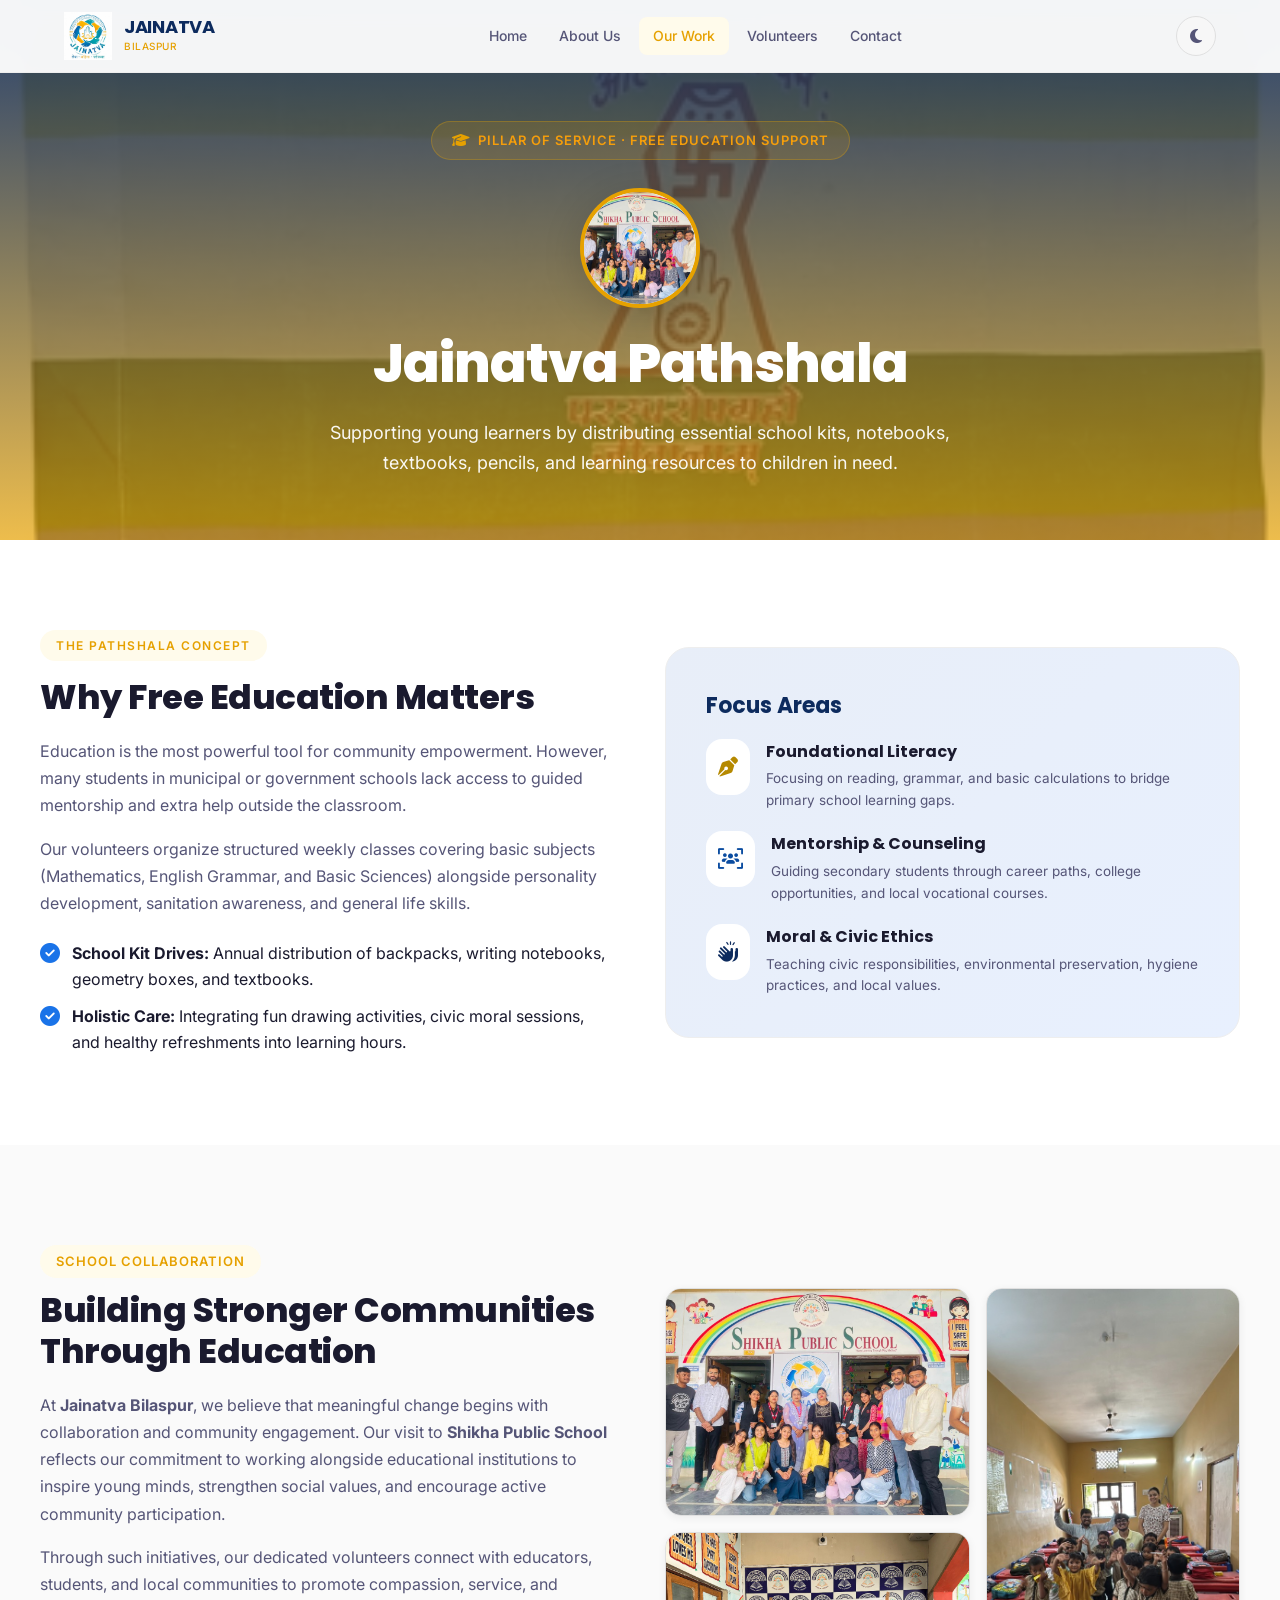
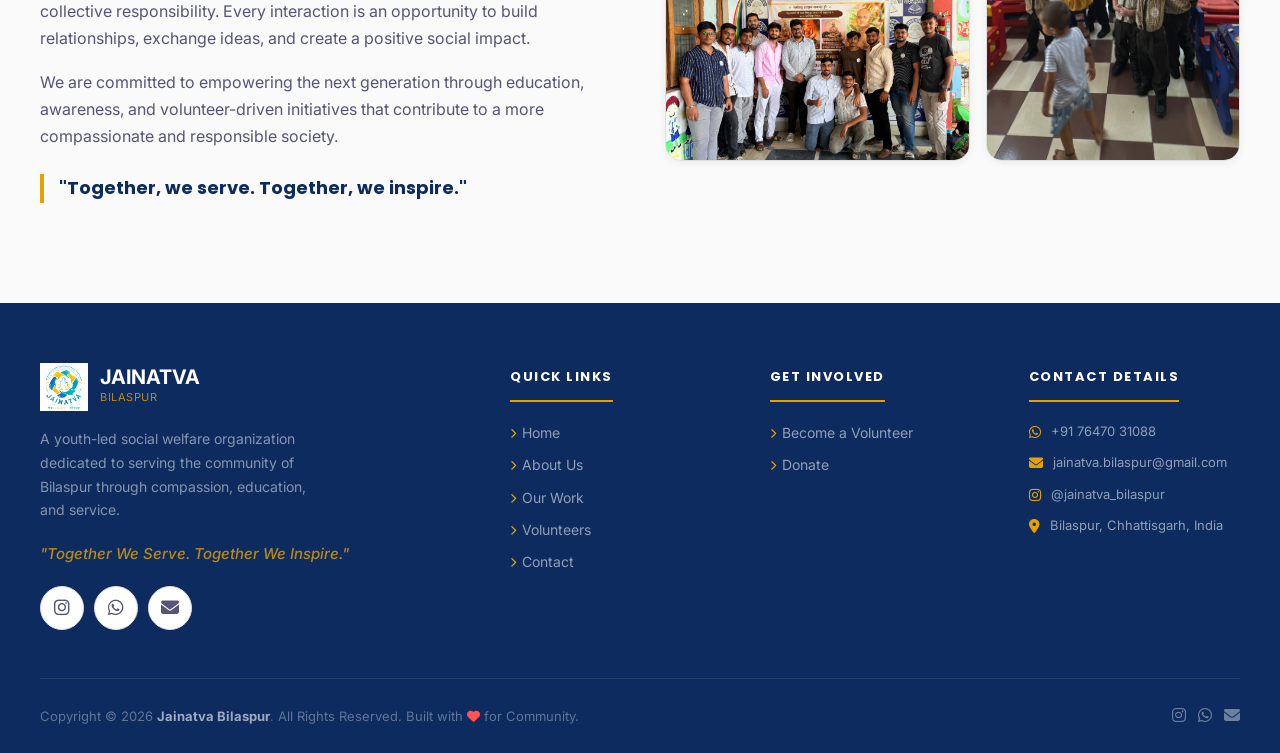
<file: education.html>
<!DOCTYPE html>
<html lang="en">
<head>
  <meta charset="UTF-8" />
  <meta name="viewport" content="width=device-width, initial-scale=1.0" />
  <title>Education Support — Jainatva Bilaspur</title>
  <meta name="description" content="Dedicated to serving underprivileged children in Bilaspur through free tuition camps, stationery drives, and volunteer mentorship." />
  <!-- Google Fonts & Font Awesome -->
  <link href="https://fonts.googleapis.com/css2?family=Inter:wght@400;500;600;700&family=Poppins:wght@500;600;700;800&display=swap" rel="stylesheet" />
  <link rel="stylesheet" href="https://cdnjs.cloudflare.com/ajax/libs/font-awesome/6.4.0/css/all.min.css" />
  <link rel="stylesheet" href="css/style.css" />
  <script>
    // Anti-flash Dark Mode Loader
    const theme = localStorage.getItem('jainatva-dark');
    if (theme === 'true') document.documentElement.setAttribute('data-theme', 'dark');
  </script>
</head>
<body>
  <!-- HEADER / NAVIGATION -->
  <header id="navbar">
    <div class="nav-container">
      <a href="index.html" class="nav-logo" aria-label="Jainatva Bilaspur home">
        <img src="assets/logo.jpeg" alt="Jainatva Bilaspur logo" />
        <div class="nav-logo-text">
          <span class="org-name">JAINATVA</span>
          <span class="org-tagline">BILASPUR</span>
        </div>
      </a>
      
      <ul class="nav-links">
        <li><a href="index.html">Home</a></li>
        <li><a href="about.html">About Us</a></li>
        <li><a href="work.html">Our Work</a></li>
        <li><a href="volunteers.html">Volunteers</a></li>
        <li><a href="contact.html">Contact</a></li>
      </ul>

      <div style="display: flex; align-items: center; gap: 12px;">
        <button id="dark-toggle" class="btn-dark-toggle" aria-label="Toggle dark mode">
          <i class="fas fa-moon"></i>
        </button>
        <button id="hamburger" class="hamburger" aria-label="Open menu" aria-expanded="false">
          <span></span>
          <span></span>
          <span></span>
        </button>
      </div>
    </div>
  </header>

  <!-- MOBILE NAVIGATION DRAWER -->
  <nav id="mobile-nav" aria-label="Mobile navigation">
    <a href="index.html">Home</a>
    <a href="about.html">About Us</a>
    <a href="work.html">Our Work</a>
    <a href="volunteers.html">Volunteers</a>
    <a href="contact.html">Contact</a>
    <a href="contact.html#donate" style="color: var(--saffron); font-weight: bold;"><i class="fas fa-heart"></i> Donate</a>
  </nav>

  <!-- INNER HERO SECTION -->
  <section id="hero" class="hero-section" style="min-height: 60vh; padding: 120px 24px 60px; background: linear-gradient(rgba(13, 43, 94, 0.9), rgba(230, 161, 0, 0.7)), url('assets/flag.png') no-repeat center center / cover;" aria-label="Hero section">
    <div class="hero-content" style="max-width: 800px;">
      <div class="hero-badge">
        <i class="fas fa-graduation-cap" aria-hidden="true" style="color: var(--saffron);"></i>
        <span>Pillar of Service · Free Education Support</span>
      </div>
      <div style="display: flex; justify-content: center; margin-bottom: 24px;">
        <div style="width: 120px; height: 120px; border-radius: 50%; overflow: hidden; border: 4px solid var(--saffron); box-shadow: var(--shadow-lg); background: white;">
          <img src="assets/education_logo.jpg" alt="Education Support Logo" style="width: 100%; height: 100%; object-fit: cover;" />
        </div>
      </div>
      <h1 class="hero-title" style="font-size: clamp(32px, 6vw, 54px);">
        Jainatva Pathshala
      </h1>
      <p class="hero-subtitle" style="margin-bottom: 0; font-size: clamp(15px, 2.5vw, 18px); color: rgba(255,255,255,0.95);">
        Supporting young learners by distributing essential school kits, notebooks, textbooks, pencils, and learning resources to children in need.
      </p>
    </div>
  </section>

  <!-- DETAILS SECTION -->
  <section style="padding: 90px 24px; background: var(--white);">
    <div class="container">
      <div class="grid grid-2" style="gap: 50px; align-items: center;">
        <div class="reveal">
          <span class="section-badge" style="color: var(--saffron); font-weight: 600;">The Pathshala Concept</span>
          <h2 class="section-title" style="font-size: 34px; font-weight: 800; margin-bottom: 20px;">Why Free Education Matters</h2>
          <p style="color: var(--text-secondary); margin-bottom: 16px; line-height: 1.7;">
            Education is the most powerful tool for community empowerment. However, many students in municipal or government schools lack access to guided mentorship and extra help outside the classroom.
          </p>
          <p style="color: var(--text-secondary); margin-bottom: 16px; line-height: 1.7;">
            Our volunteers organize structured weekly classes covering basic subjects (Mathematics, English Grammar, and Basic Sciences) alongside personality development, sanitation awareness, and general life skills.
          </p>
          <div style="display: flex; flex-direction: column; gap: 12px; margin-top: 24px;">
            <div style="display: flex; gap: 12px; align-items: flex-start;">
              <i class="fas fa-check-circle" style="color: var(--green); font-size: 20px; margin-top: 2px;"></i>
              <div>
                <strong style="color: var(--text-primary);">School Kit Drives:</strong> Annual distribution of backpacks, writing notebooks, geometry boxes, and textbooks.
              </div>
            </div>
            <div style="display: flex; gap: 12px; align-items: flex-start;">
              <i class="fas fa-check-circle" style="color: var(--green); font-size: 20px; margin-top: 2px;"></i>
              <div>
                <strong style="color: var(--text-primary);">Holistic Care:</strong> Integrating fun drawing activities, civic moral sessions, and healthy refreshments into learning hours.
              </div>
            </div>
          </div>
        </div>
        <div class="reveal" style="background: linear-gradient(135deg, var(--navy-light), var(--green-light)); border-radius: var(--radius-lg); padding: 40px; border: 1px solid var(--gray-100);">
          <h3 style="font-size: 22px; font-weight: 700; color: var(--navy); margin-bottom: 15px;">Focus Areas</h3>
          <ul style="list-style: none; display: flex; flex-direction: column; gap: 20px;">
            <li style="display: flex; gap: 16px; align-items: flex-start;">
              <div style="background: var(--white); color: var(--saffron-dark); padding: 12px; border-radius: var(--radius-md); font-size: 20px;"><i class="fas fa-pen-nib"></i></div>
              <div>
                <h4 style="font-size: 16px; font-weight: 700; color: var(--text-primary); margin-bottom: 4px;">Foundational Literacy</h4>
                <p style="font-size: 13.5px; color: var(--text-secondary);">Focusing on reading, grammar, and basic calculations to bridge primary school learning gaps.</p>
              </div>
            </li>
            <li style="display: flex; gap: 16px; align-items: flex-start;">
              <div style="background: var(--white); color: var(--green-dark); padding: 12px; border-radius: var(--radius-md); font-size: 20px;"><i class="fas fa-users-viewfinder"></i></div>
              <div>
                <h4 style="font-size: 16px; font-weight: 700; color: var(--text-primary); margin-bottom: 4px;">Mentorship &amp; Counseling</h4>
                <p style="font-size: 13.5px; color: var(--text-secondary);">Guiding secondary students through career paths, college opportunities, and local vocational courses.</p>
              </div>
            </li>
            <li style="display: flex; gap: 16px; align-items: flex-start;">
              <div style="background: var(--white); color: var(--navy); padding: 12px; border-radius: var(--radius-md); font-size: 20px;"><i class="fas fa-hands-clapping"></i></div>
              <div>
                <h4 style="font-size: 16px; font-weight: 700; color: var(--text-primary); margin-bottom: 4px;">Moral &amp; Civic Ethics</h4>
                <p style="font-size: 13.5px; color: var(--text-secondary);">Teaching civic responsibilities, environmental preservation, hygiene practices, and local values.</p>
              </div>
            </li>
          </ul>
        </div>
      </div>
    </div>
  </section>

  <!-- SHIKHA PUBLIC SCHOOL COLLABORATION SECTION -->
  <section style="padding: 100px 0; background: var(--off-white);" aria-labelledby="collab-title">
    <div class="container">
      <div class="grid grid-2" style="gap: 50px; align-items: center;">
        <div class="reveal">
          <span class="section-badge" style="color: var(--saffron); text-transform: uppercase; font-size: 13px; font-weight: 600; letter-spacing: 1px; display: inline-block; margin-bottom: 12px;">School Collaboration</span>
          <h2 id="collab-title" class="section-title" style="font-size: 34px; font-weight: 800; margin-bottom: 20px;">Building Stronger Communities Through Education</h2>
          <p style="color: var(--text-secondary); margin-bottom: 16px; line-height: 1.7;">
            At <strong>Jainatva Bilaspur</strong>, we believe that meaningful change begins with collaboration and community engagement. Our visit to <strong>Shikha Public School</strong> reflects our commitment to working alongside educational institutions to inspire young minds, strengthen social values, and encourage active community participation.
          </p>
          <p style="color: var(--text-secondary); margin-bottom: 16px; line-height: 1.7;">
            Through such initiatives, our dedicated volunteers connect with educators, students, and local communities to promote compassion, service, and collective responsibility. Every interaction is an opportunity to build relationships, exchange ideas, and create a positive social impact.
          </p>
          <p style="color: var(--text-secondary); margin-bottom: 24px; line-height: 1.7;">
            We are committed to empowering the next generation through education, awareness, and volunteer-driven initiatives that contribute to a more compassionate and responsible society.
          </p>
          <div style="font-family: 'Poppins', sans-serif; font-size: 18px; font-weight: 700; color: var(--navy); border-left: 4px solid var(--saffron); padding-left: 15px; margin-top: 20px;">
            "Together, we serve. Together, we inspire."
          </div>
        </div>
        <div class="reveal" style="display: grid; grid-template-columns: 1.2fr 1fr; gap: 16px;">
          <!-- Stack of two horizontal images -->
          <div style="display: flex; flex-direction: column; gap: 16px;">
            <div style="border-radius: var(--radius-md); overflow: hidden; box-shadow: var(--shadow-sm); border: 1px solid var(--gray-200); aspect-ratio: 4/3;">
              <img src="assets/shikha_1.jpg" alt="Jainatva volunteers at Shikha Public School" style="width: 100%; height: 100%; object-fit: cover; transition: transform var(--transition);" onmouseover="this.style.transform='scale(1.05)'" onmouseout="this.style.transform='scale(1)'" />
            </div>
            <div style="border-radius: var(--radius-md); overflow: hidden; box-shadow: var(--shadow-sm); border: 1px solid var(--gray-200); aspect-ratio: 4/3;">
              <img src="assets/shikha_2.jpg" alt="Jainatva volunteers group photo" style="width: 100%; height: 100%; object-fit: cover; transition: transform var(--transition);" onmouseover="this.style.transform='scale(1.05)'" onmouseout="this.style.transform='scale(1)'" />
            </div>
          </div>
          <!-- Single vertical image spanning the right side -->
          <div style="border-radius: var(--radius-md); overflow: hidden; box-shadow: var(--shadow-sm); border: 1px solid var(--gray-200); height: 100%;">
            <img src="assets/shikha_3.jpg" alt="Children waving hands in classroom" style="width: 100%; height: 100%; object-fit: cover; transition: transform var(--transition);" onmouseover="this.style.transform='scale(1.05)'" onmouseout="this.style.transform='scale(1)'" />
          </div>
        </div>
      </div>
    </div>
  </section>

  <!-- FOOTER -->
  <footer>
    <div class="container">
      <div class="footer-grid">
        <div class="footer-brand">
          <div class="footer-logo">
            <img src="assets/logo.jpeg" alt="Jainatva Bilaspur Logo" />
            <div class="footer-logo-text">
              <div class="org-name">JAINATVA</div>
              <div class="org-tagline">BILASPUR</div>
            </div>
          </div>
          <p>A youth-led social welfare organization dedicated to serving the community of Bilaspur through compassion, education, and service.</p>
          <div class="footer-tagline">"Together We Serve. Together We Inspire."</div>
          <div class="social-icons" style="margin-top: 15px;">
            <a href="https://instagram.com/jainatva_bilaspur" class="social-icon ig" target="_blank" rel="noopener" aria-label="Instagram"><i class="fab fa-instagram"></i></a>
            <a href="https://wa.me/917647031088" class="social-icon wa" target="_blank" rel="noopener" aria-label="WhatsApp"><i class="fab fa-whatsapp"></i></a>
            <a href="mailto:jainatva.bilaspur@gmail.com" class="social-icon em" aria-label="Email"><i class="fas fa-envelope"></i></a>
          </div>
        </div>

        <div class="footer-col">
          <h4>Quick Links</h4>
          <ul class="footer-links">
            <li><a href="index.html"><i class="fas fa-chevron-right" aria-hidden="true"></i> Home</a></li>
            <li><a href="about.html"><i class="fas fa-chevron-right" aria-hidden="true"></i> About Us</a></li>
            <li><a href="work.html"><i class="fas fa-chevron-right" aria-hidden="true"></i> Our Work</a></li>
            <li><a href="volunteers.html"><i class="fas fa-chevron-right" aria-hidden="true"></i> Volunteers</a></li>
            <li><a href="contact.html"><i class="fas fa-chevron-right" aria-hidden="true"></i> Contact</a></li>
          </ul>
        </div>

        <div class="footer-col">
          <h4>Get Involved</h4>
          <ul class="footer-links">
            <li><a href="volunteers.html#volunteer-form-section"><i class="fas fa-chevron-right" aria-hidden="true"></i> Become a Volunteer</a></li>
            <li><a href="contact.html#donate"><i class="fas fa-chevron-right" aria-hidden="true"></i> Donate</a></li>
          </ul>
        </div>

        <div class="footer-col">
          <h4>Contact Details</h4>
          <div class="footer-contact-item">
            <i class="fab fa-whatsapp" aria-hidden="true"></i>
            <span><a href="https://wa.me/917647031088">+91 76470 31088</a></span>
          </div>
          <div class="footer-contact-item">
            <i class="fas fa-envelope" aria-hidden="true"></i>
            <span><a href="mailto:jainatva.bilaspur@gmail.com">jainatva.bilaspur@gmail.com</a></span>
          </div>
          <div class="footer-contact-item">
            <i class="fab fa-instagram" aria-hidden="true"></i>
            <span><a href="https://instagram.com/jainatva_bilaspur" target="_blank" rel="noopener">@jainatva_bilaspur</a></span>
          </div>
          <div class="footer-contact-item">
            <i class="fas fa-map-marker-alt" aria-hidden="true"></i>
            <span>Bilaspur, Chhattisgarh, India</span>
          </div>
        </div>
      </div>

      <div class="footer-bottom">
        <p>Copyright &copy; 2026 <strong style="color: rgba(255,255,255,0.6);">Jainatva Bilaspur</strong>. All Rights Reserved. Built with <i class="fas fa-heart" style="color: #FF5252;"></i> for Community.</p>
        <div class="footer-bottom-social">
          <a href="https://instagram.com/jainatva_bilaspur" target="_blank" rel="noopener" aria-label="Instagram"><i class="fab fa-instagram"></i></a>
          <a href="https://wa.me/917647031088" target="_blank" rel="noopener" aria-label="WhatsApp"><i class="fab fa-whatsapp"></i></a>
          <a href="mailto:jainatva.bilaspur@gmail.com" aria-label="Email"><i class="fas fa-envelope"></i></a>
        </div>
      </div>
    </div>
  </footer>

  <!-- LIGHTBOX MODAL -->
  <div id="lightbox-modal" class="lightbox-modal" aria-hidden="true" role="dialog">
    <span class="lightbox-close" id="lightbox-close">&times;</span>
    <img class="lightbox-content" id="lightbox-img" alt="Enlarged photo" />
    <div id="lightbox-caption" class="lightbox-caption"></div>
  </div>

  <!-- BACK TO TOP -->
  <a href="#hero" id="back-to-top" aria-label="Back to top">
    <i class="fas fa-arrow-up" aria-hidden="true"></i>
  </a>

  <!-- SCRIPTS -->
  <script src="js/main.js"></script>

  <!-- LIGHTBOX SCRIPT -->
  <script>
    document.addEventListener('DOMContentLoaded', () => {
      const modal = document.getElementById('lightbox-modal');
      const modalImg = document.getElementById('lightbox-img');
      const captionText = document.getElementById('lightbox-caption');
      const closeBtn = document.getElementById('lightbox-close');

      // Find all images inside the gallery column grid that can be zoomed
      const galleryImages = document.querySelectorAll('.grid img');
      galleryImages.forEach(img => {
        img.style.cursor = 'zoom-in';
        img.addEventListener('click', () => {
          modal.classList.add('open');
          modalImg.src = img.src;
          captionText.textContent = img.alt || '';
        });
      });

      // Close handlers
      const closeModal = () => modal.classList.remove('open');
      closeBtn.addEventListener('click', closeModal);
      modal.addEventListener('click', (e) => {
        if (e.target === modal || e.target === closeBtn) {
          closeModal();
        }
      });
      
      // Escape key to close
      document.addEventListener('keydown', (e) => {
        if (e.key === 'Escape' && modal.classList.contains('open')) {
          closeModal();
        }
      });
    });
  </script>
</body>
</html>
</file>
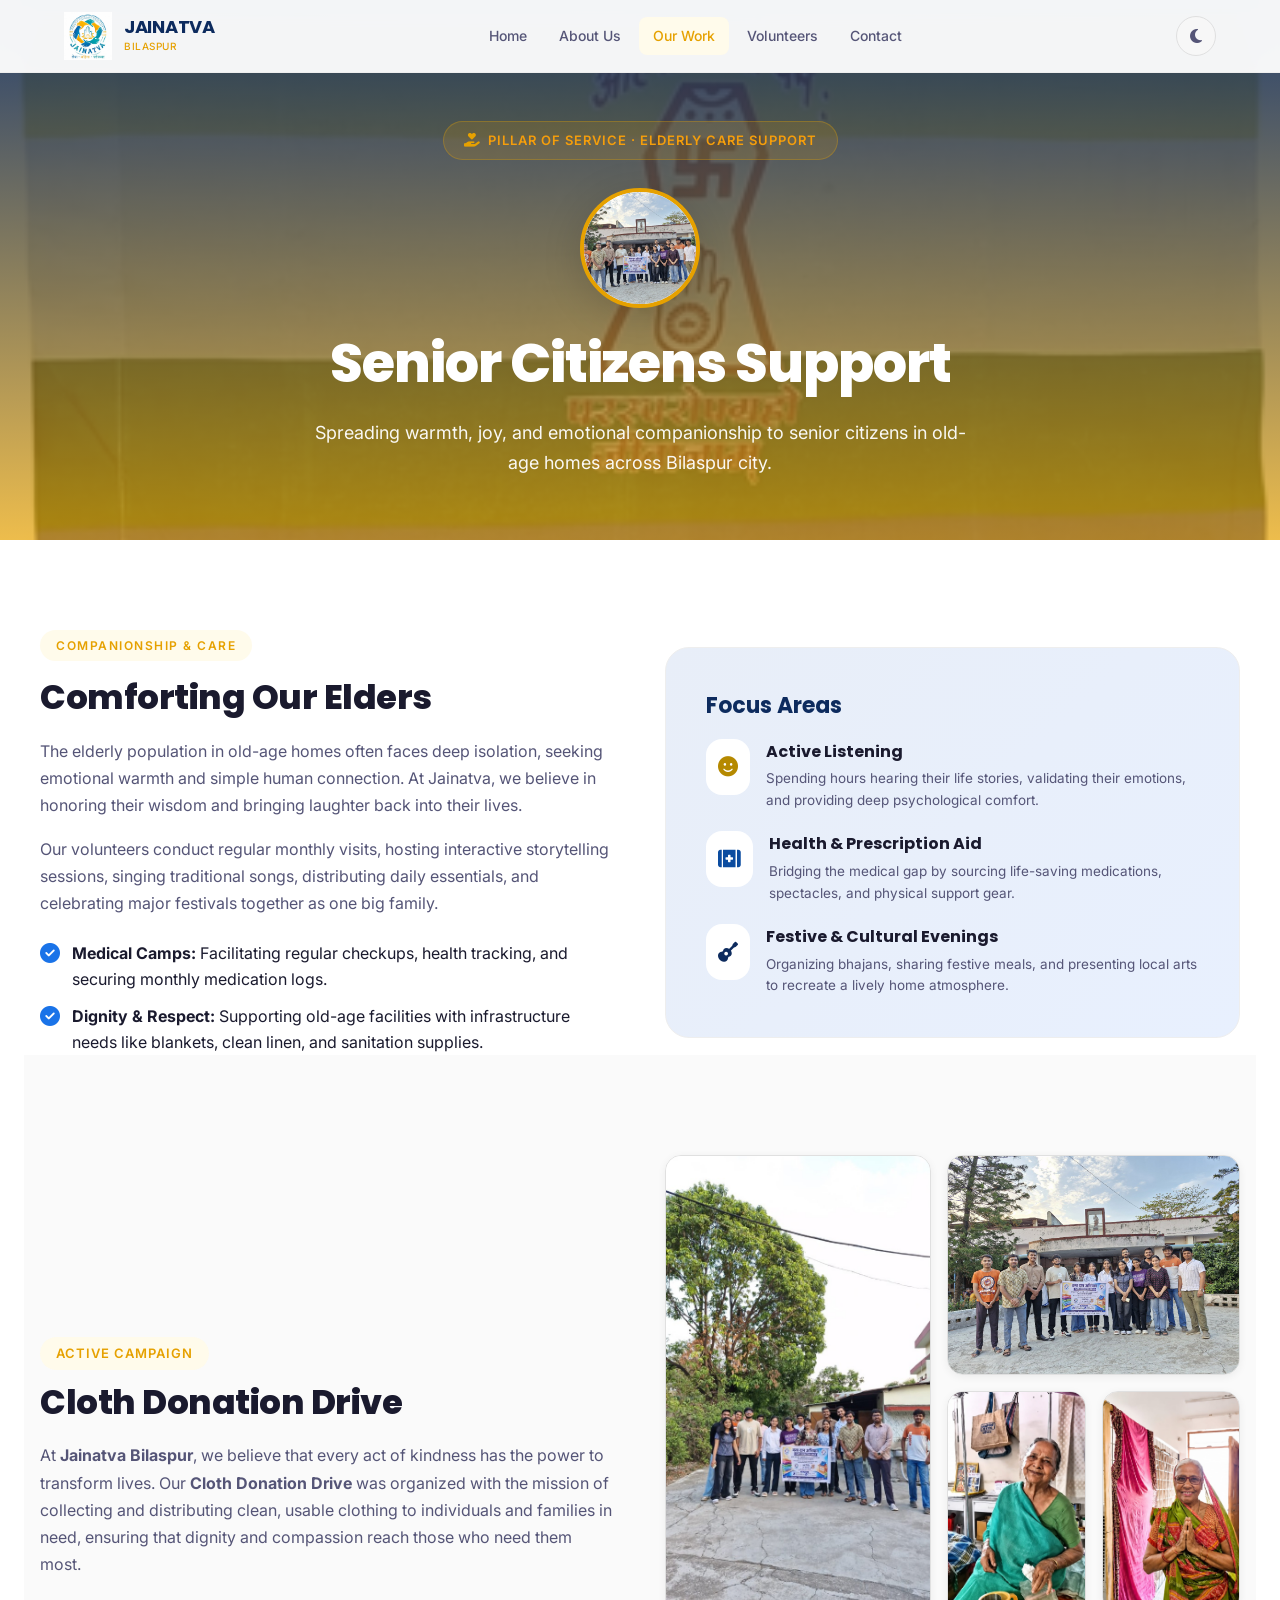
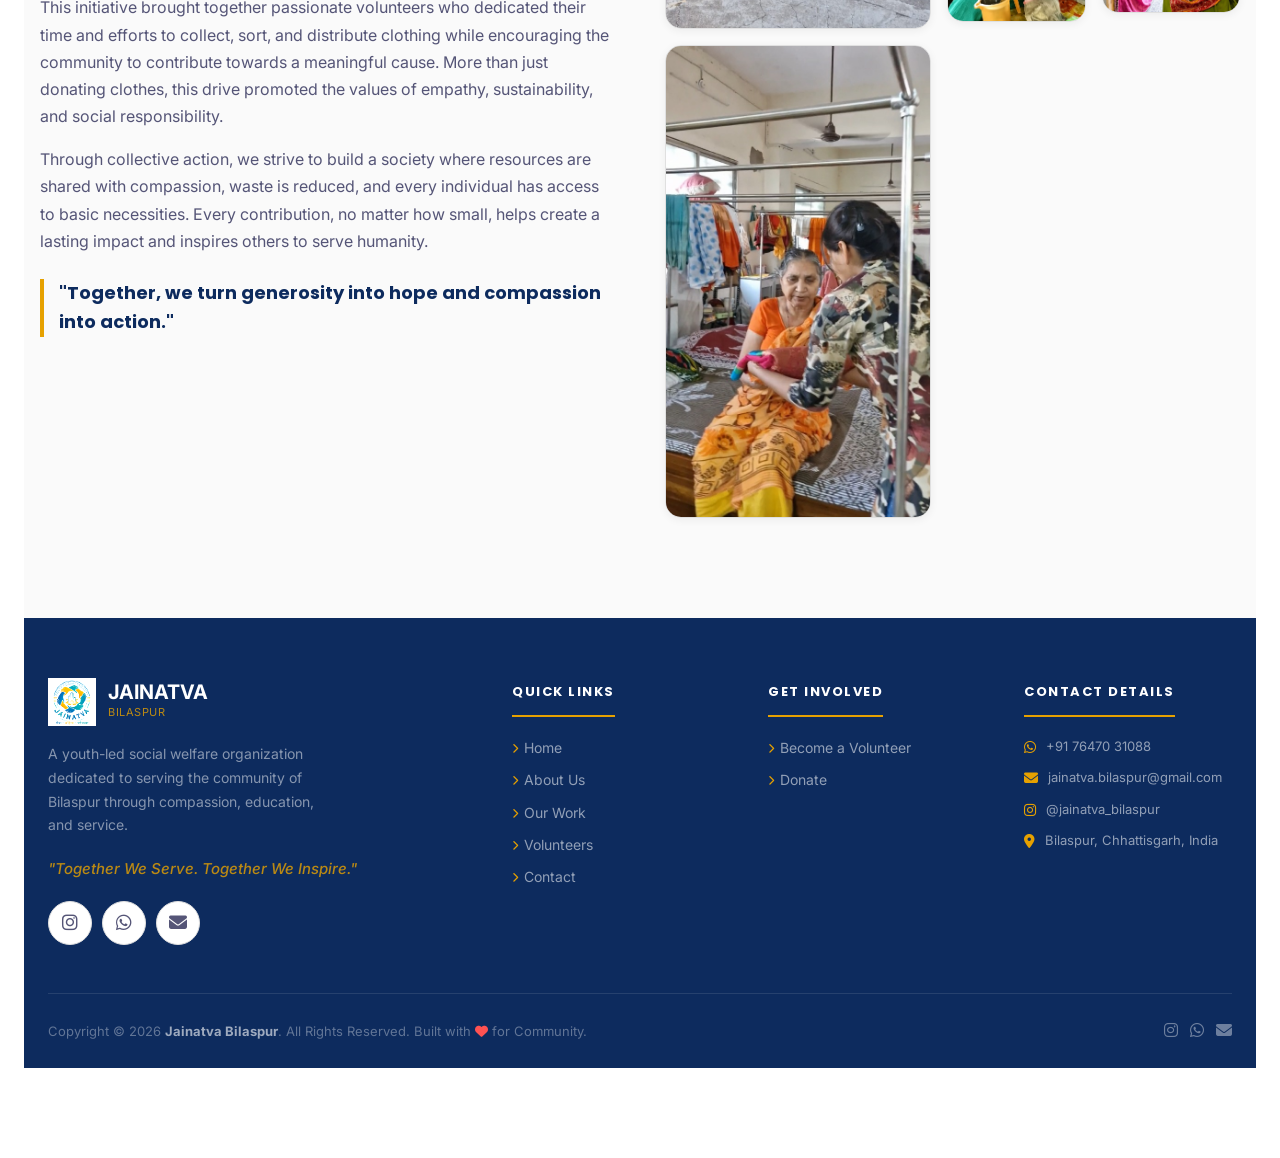
<file: elder-care.html>
<!DOCTYPE html>
<html lang="en">
<head>
  <meta charset="UTF-8" />
  <meta name="viewport" content="width=device-width, initial-scale=1.0" />
  <title>Elderly Care — Jainatva Bilaspur</title>
  <meta name="description" content="Dedicated to serving and comforting senior citizens through old-age home visits, medicine support, and emotional companionship." />
  <!-- Google Fonts & Font Awesome -->
  <link href="https://fonts.googleapis.com/css2?family=Inter:wght@400;500;600;700&family=Poppins:wght@500;600;700;800&display=swap" rel="stylesheet" />
  <link rel="stylesheet" href="https://cdnjs.cloudflare.com/ajax/libs/font-awesome/6.4.0/css/all.min.css" />
  <link rel="stylesheet" href="css/style.css" />
  <script>
    // Anti-flash Dark Mode Loader
    const theme = localStorage.getItem('jainatva-dark');
    if (theme === 'true') document.documentElement.setAttribute('data-theme', 'dark');
  </script>
</head>
<body>
  <!-- HEADER / NAVIGATION -->
  <header id="navbar">
    <div class="nav-container">
      <a href="index.html" class="nav-logo" aria-label="Jainatva Bilaspur home">
        <img src="assets/logo.jpeg" alt="Jainatva Bilaspur logo" />
        <div class="nav-logo-text">
          <span class="org-name">JAINATVA</span>
          <span class="org-tagline">BILASPUR</span>
        </div>
      </a>
      
      <ul class="nav-links">
        <li><a href="index.html">Home</a></li>
        <li><a href="about.html">About Us</a></li>
        <li><a href="work.html">Our Work</a></li>
        <li><a href="volunteers.html">Volunteers</a></li>
        <li><a href="contact.html">Contact</a></li>
      </ul>

      <div style="display: flex; align-items: center; gap: 12px;">
        <button id="dark-toggle" class="btn-dark-toggle" aria-label="Toggle dark mode">
          <i class="fas fa-moon"></i>
        </button>
        <button id="hamburger" class="hamburger" aria-label="Open menu" aria-expanded="false">
          <span></span>
          <span></span>
          <span></span>
        </button>
      </div>
    </div>
  </header>

  <!-- MOBILE NAVIGATION DRAWER -->
  <nav id="mobile-nav" aria-label="Mobile navigation">
    <a href="index.html">Home</a>
    <a href="about.html">About Us</a>
    <a href="work.html">Our Work</a>
    <a href="volunteers.html">Volunteers</a>
    <a href="contact.html">Contact</a>
    <a href="contact.html#donate" style="color: var(--saffron); font-weight: bold;"><i class="fas fa-heart"></i> Donate</a>
  </nav>

  <!-- INNER HERO SECTION -->
  <section id="hero" class="hero-section" style="min-height: 60vh; padding: 120px 24px 60px; background: linear-gradient(rgba(13, 43, 94, 0.9), rgba(230, 161, 0, 0.7)), url('assets/flag.png') no-repeat center center / cover;" aria-label="Hero section">
    <div class="hero-content" style="max-width: 800px;">
      <div class="hero-badge">
        <i class="fas fa-hand-holding-heart" aria-hidden="true" style="color: var(--saffron);"></i>
        <span>Pillar of Service · Elderly Care Support</span>
      </div>
      <div style="display: flex; justify-content: center; margin-bottom: 24px;">
        <div style="width: 120px; height: 120px; border-radius: 50%; overflow: hidden; border: 4px solid var(--saffron); box-shadow: var(--shadow-lg); background: white;">
          <img src="assets/elder_care_logo.jpg" alt="Elderly Care Logo" style="width: 100%; height: 100%; object-fit: cover;" />
        </div>
      </div>
      <h1 class="hero-title" style="font-size: clamp(32px, 6vw, 54px);">
        Senior Citizens Support
      </h1>
      <p class="hero-subtitle" style="margin-bottom: 0; font-size: clamp(15px, 2.5vw, 18px); color: rgba(255,255,255,0.95);">
        Spreading warmth, joy, and emotional companionship to senior citizens in old-age homes across Bilaspur city.
      </p>
    </div>
  </section>

  <!-- DETAILS SECTION -->
  <section style="padding: 90px 24px; background: var(--white);">
    <div class="container">
      <div class="grid grid-2" style="gap: 50px; align-items: center;">
        <div class="reveal">
          <span class="section-badge" style="color: var(--saffron); font-weight: 600;">Companionship &amp; Care</span>
          <h2 class="section-title" style="font-size: 34px; font-weight: 800; margin-bottom: 20px;">Comforting Our Elders</h2>
          <p style="color: var(--text-secondary); margin-bottom: 16px; line-height: 1.7;">
            The elderly population in old-age homes often faces deep isolation, seeking emotional warmth and simple human connection. At Jainatva, we believe in honoring their wisdom and bringing laughter back into their lives.
          </p>
          <p style="color: var(--text-secondary); margin-bottom: 16px; line-height: 1.7;">
            Our volunteers conduct regular monthly visits, hosting interactive storytelling sessions, singing traditional songs, distributing daily essentials, and celebrating major festivals together as one big family.
          </p>
          <div style="display: flex; flex-direction: column; gap: 12px; margin-top: 24px;">
            <div style="display: flex; gap: 12px; align-items: flex-start;">
              <i class="fas fa-check-circle" style="color: var(--green); font-size: 20px; margin-top: 2px;"></i>
              <div>
                <strong style="color: var(--text-primary);">Medical Camps:</strong> Facilitating regular checkups, health tracking, and securing monthly medication logs.
              </div>
            </div>
            <div style="display: flex; gap: 12px; align-items: flex-start;">
              <i class="fas fa-check-circle" style="color: var(--green); font-size: 20px; margin-top: 2px;"></i>
              <div>
                <strong style="color: var(--text-primary);">Dignity &amp; Respect:</strong> Supporting old-age facilities with infrastructure needs like blankets, clean linen, and sanitation supplies.
              </div>
            </div>
          </div>
        </div>
        <div class="reveal" style="background: linear-gradient(135deg, var(--navy-light), var(--green-light)); border-radius: var(--radius-lg); padding: 40px; border: 1px solid var(--gray-100);">
          <h3 style="font-size: 22px; font-weight: 700; color: var(--navy); margin-bottom: 15px;">Focus Areas</h3>
          <ul style="list-style: none; display: flex; flex-direction: column; gap: 20px;">
            <li style="display: flex; gap: 16px; align-items: flex-start;">
              <div style="background: var(--white); color: var(--saffron-dark); padding: 12px; border-radius: var(--radius-md); font-size: 20px;"><i class="fas fa-face-smile"></i></div>
              <div>
                <h4 style="font-size: 16px; font-weight: 700; color: var(--text-primary); margin-bottom: 4px;">Active Listening</h4>
                <p style="font-size: 13.5px; color: var(--text-secondary);">Spending hours hearing their life stories, validating their emotions, and providing deep psychological comfort.</p>
              </div>
            </li>
            <li style="display: flex; gap: 16px; align-items: flex-start;">
              <div style="background: var(--white); color: var(--green-dark); padding: 12px; border-radius: var(--radius-md); font-size: 20px;"><i class="fas fa-kit-medical"></i></div>
              <div>
                <h4 style="font-size: 16px; font-weight: 700; color: var(--text-primary); margin-bottom: 4px;">Health &amp; Prescription Aid</h4>
                <p style="font-size: 13.5px; color: var(--text-secondary);">Bridging the medical gap by sourcing life-saving medications, spectacles, and physical support gear.</p>
              </div>
            </li>
            <li style="display: flex; gap: 16px; align-items: flex-start;">
              <div style="background: var(--white); color: var(--navy); padding: 12px; border-radius: var(--radius-md); font-size: 20px;"><i class="fas fa-guitar"></i></div>
              <div>
                <h4 style="font-size: 16px; font-weight: 700; color: var(--text-primary); margin-bottom: 4px;">Festive &amp; Cultural Evenings</h4>
                <p style="font-size: 13.5px; color: var(--text-secondary);">Organizing bhajans, sharing festive meals, and presenting local arts to recreate a lively home atmosphere.</p>
              </div>
            </li>
          </ul>
        </div>
      </div>
    </div>


  <!-- CLOTH DONATION DRIVE SECTION -->
  <section style="padding: 100px 0; background: var(--off-white);" aria-labelledby="cloth-title">
    <div class="container">
      <div class="grid grid-2" style="gap: 50px; align-items: center;">
        <div class="reveal">
          <span class="section-badge" style="color: var(--saffron); text-transform: uppercase; font-size: 13px; font-weight: 600; letter-spacing: 1px; display: inline-block; margin-bottom: 12px;">Active Campaign</span>
          <h2 id="cloth-title" class="section-title" style="font-size: 34px; font-weight: 800; margin-bottom: 20px;">Cloth Donation Drive</h2>
          <p style="color: var(--text-secondary); margin-bottom: 16px; line-height: 1.7;">
            At <strong>Jainatva Bilaspur</strong>, we believe that every act of kindness has the power to transform lives. Our <strong>Cloth Donation Drive</strong> was organized with the mission of collecting and distributing clean, usable clothing to individuals and families in need, ensuring that dignity and compassion reach those who need them most.
          </p>
          <p style="color: var(--text-secondary); margin-bottom: 16px; line-height: 1.7;">
            This initiative brought together passionate volunteers who dedicated their time and efforts to collect, sort, and distribute clothing while encouraging the community to contribute towards a meaningful cause. More than just donating clothes, this drive promoted the values of empathy, sustainability, and social responsibility.
          </p>
          <p style="color: var(--text-secondary); margin-bottom: 24px; line-height: 1.7;">
            Through collective action, we strive to build a society where resources are shared with compassion, waste is reduced, and every individual has access to basic necessities. Every contribution, no matter how small, helps create a lasting impact and inspires others to serve humanity.
          </p>
          <div style="font-family: 'Poppins', sans-serif; font-size: 18px; font-weight: 700; color: var(--navy); border-left: 4px solid var(--saffron); padding-left: 15px; margin-top: 20px;">
            "Together, we turn generosity into hope and compassion into action."
          </div>
        </div>
        <div class="reveal" style="display: grid; grid-template-columns: 1fr 1.1fr; gap: 16px;">
          <!-- First column: two vertical images -->
          <div style="display: flex; flex-direction: column; gap: 16px;">
            <div style="border-radius: var(--radius-md); overflow: hidden; box-shadow: var(--shadow-sm); border: 1px solid var(--gray-200); aspect-ratio: 9/16;">
              <img src="assets/cloth_1.jpg" alt="Jainatva volunteers Cloth Donation Drive" style="width: 100%; height: 100%; object-fit: cover; transition: transform var(--transition);" onmouseover="this.style.transform='scale(1.05)'" onmouseout="this.style.transform='scale(1)'" />
            </div>
            <div style="border-radius: var(--radius-md); overflow: hidden; box-shadow: var(--shadow-sm); border: 1px solid var(--gray-200); aspect-ratio: 9/16;">
              <img src="assets/cloth_3.jpg" alt="Volunteer helping an elderly lady with clothing" style="width: 100%; height: 100%; object-fit: cover; transition: transform var(--transition);" onmouseover="this.style.transform='scale(1.05)'" onmouseout="this.style.transform='scale(1)'" />
            </div>
          </div>
          <!-- Second column: horizontal image + two vertical images side-by-side -->
          <div style="display: flex; flex-direction: column; gap: 16px;">
            <div style="border-radius: var(--radius-md); overflow: hidden; box-shadow: var(--shadow-sm); border: 1px solid var(--gray-200); aspect-ratio: 4/3;">
              <img src="assets/cloth_2.jpg" alt="Cloth Donation Campaign volunteers group photo" style="width: 100%; height: 100%; object-fit: cover; transition: transform var(--transition);" onmouseover="this.style.transform='scale(1.05)'" onmouseout="this.style.transform='scale(1)'" />
            </div>
            <div style="display: grid; grid-template-columns: 1fr 1fr; gap: 16px;">
              <div style="border-radius: var(--radius-md); overflow: hidden; box-shadow: var(--shadow-sm); border: 1px solid var(--gray-200); aspect-ratio: 9/15;">
                <img src="assets/cloth_4.jpg" alt="Smiling resident at the old-age home" style="width: 100%; height: 100%; object-fit: cover; transition: transform var(--transition);" onmouseover="this.style.transform='scale(1.05)'" onmouseout="this.style.transform='scale(1)'" />
              </div>
              <div style="border-radius: var(--radius-md); overflow: hidden; box-shadow: var(--shadow-sm); border: 1px solid var(--gray-200); aspect-ratio: 10/16;">
                <img src="assets/cloth_5.jpg" alt="Elderly lady doing Namaste greeting" style="width: 100%; height: 100%; object-fit: cover; transition: transform var(--transition);" onmouseover="this.style.transform='scale(1.05)'" onmouseout="this.style.transform='scale(1)'" />
              </div>
            </div>
          </div>
        </div>
      </div>
    </div>
  </section>


  <!-- FOOTER -->
  <footer>
    <div class="container">
      <div class="footer-grid">
        <div class="footer-brand">
          <div class="footer-logo">
            <img src="assets/logo.jpeg" alt="Jainatva Bilaspur Logo" />
            <div class="footer-logo-text">
              <div class="org-name">JAINATVA</div>
              <div class="org-tagline">BILASPUR</div>
            </div>
          </div>
          <p>A youth-led social welfare organization dedicated to serving the community of Bilaspur through compassion, education, and service.</p>
          <div class="footer-tagline">"Together We Serve. Together We Inspire."</div>
          <div class="social-icons" style="margin-top: 15px;">
            <a href="https://instagram.com/jainatva_bilaspur" class="social-icon ig" target="_blank" rel="noopener" aria-label="Instagram"><i class="fab fa-instagram"></i></a>
            <a href="https://wa.me/917647031088" class="social-icon wa" target="_blank" rel="noopener" aria-label="WhatsApp"><i class="fab fa-whatsapp"></i></a>
            <a href="mailto:jainatva.bilaspur@gmail.com" class="social-icon em" aria-label="Email"><i class="fas fa-envelope"></i></a>
          </div>
        </div>

        <div class="footer-col">
          <h4>Quick Links</h4>
          <ul class="footer-links">
            <li><a href="index.html"><i class="fas fa-chevron-right" aria-hidden="true"></i> Home</a></li>
            <li><a href="about.html"><i class="fas fa-chevron-right" aria-hidden="true"></i> About Us</a></li>
            <li><a href="work.html"><i class="fas fa-chevron-right" aria-hidden="true"></i> Our Work</a></li>
            <li><a href="volunteers.html"><i class="fas fa-chevron-right" aria-hidden="true"></i> Volunteers</a></li>
            <li><a href="contact.html"><i class="fas fa-chevron-right" aria-hidden="true"></i> Contact</a></li>
          </ul>
        </div>

        <div class="footer-col">
          <h4>Get Involved</h4>
          <ul class="footer-links">
            <li><a href="volunteers.html#volunteer-form-section"><i class="fas fa-chevron-right" aria-hidden="true"></i> Become a Volunteer</a></li>
            <li><a href="contact.html#donate"><i class="fas fa-chevron-right" aria-hidden="true"></i> Donate</a></li>
          </ul>
        </div>

        <div class="footer-col">
          <h4>Contact Details</h4>
          <div class="footer-contact-item">
            <i class="fab fa-whatsapp" aria-hidden="true"></i>
            <span><a href="https://wa.me/917647031088">+91 76470 31088</a></span>
          </div>
          <div class="footer-contact-item">
            <i class="fas fa-envelope" aria-hidden="true"></i>
            <span><a href="mailto:jainatva.bilaspur@gmail.com">jainatva.bilaspur@gmail.com</a></span>
          </div>
          <div class="footer-contact-item">
            <i class="fab fa-instagram" aria-hidden="true"></i>
            <span><a href="https://instagram.com/jainatva_bilaspur" target="_blank" rel="noopener">@jainatva_bilaspur</a></span>
          </div>
          <div class="footer-contact-item">
            <i class="fas fa-map-marker-alt" aria-hidden="true"></i>
            <span>Bilaspur, Chhattisgarh, India</span>
          </div>
        </div>
      </div>

      <div class="footer-bottom">
        <p>Copyright &copy; 2026 <strong style="color: rgba(255,255,255,0.6);">Jainatva Bilaspur</strong>. All Rights Reserved. Built with <i class="fas fa-heart" style="color: #FF5252;"></i> for Community.</p>
        <div class="footer-bottom-social">
          <a href="https://instagram.com/jainatva_bilaspur" target="_blank" rel="noopener" aria-label="Instagram"><i class="fab fa-instagram"></i></a>
          <a href="https://wa.me/917647031088" target="_blank" rel="noopener" aria-label="WhatsApp"><i class="fab fa-whatsapp"></i></a>
          <a href="mailto:jainatva.bilaspur@gmail.com" aria-label="Email"><i class="fas fa-envelope"></i></a>
        </div>
      </div>
    </div>
  </footer>

  <!-- LIGHTBOX MODAL -->
  <div id="lightbox-modal" class="lightbox-modal" aria-hidden="true" role="dialog">
    <span class="lightbox-close" id="lightbox-close">&times;</span>
    <img class="lightbox-content" id="lightbox-img" alt="Enlarged photo" />
    <div id="lightbox-caption" class="lightbox-caption"></div>
  </div>

  <!-- BACK TO TOP -->
  <a href="#hero" id="back-to-top" aria-label="Back to top">
    <i class="fas fa-arrow-up" aria-hidden="true"></i>
  </a>

  <!-- SCRIPTS -->
  <script src="js/main.js"></script>

  <!-- LIGHTBOX SCRIPT -->
  <script>
    document.addEventListener('DOMContentLoaded', () => {
      const modal = document.getElementById('lightbox-modal');
      const modalImg = document.getElementById('lightbox-img');
      const captionText = document.getElementById('lightbox-caption');
      const closeBtn = document.getElementById('lightbox-close');

      // Find all images inside the gallery column grid that can be zoomed
      const galleryImages = document.querySelectorAll('.grid img');
      galleryImages.forEach(img => {
        img.style.cursor = 'zoom-in';
        img.addEventListener('click', () => {
          modal.classList.add('open');
          modalImg.src = img.src;
          captionText.textContent = img.alt || '';
        });
      });

      // Close handlers
      const closeModal = () => modal.classList.remove('open');
      closeBtn.addEventListener('click', closeModal);
      modal.addEventListener('click', (e) => {
        if (e.target === modal || e.target === closeBtn) {
          closeModal();
        }
      });
      
      // Escape key to close
      document.addEventListener('keydown', (e) => {
        if (e.key === 'Escape' && modal.classList.contains('open')) {
          closeModal();
        }
      });
    });
  </script>
</body>
</html>
</file>
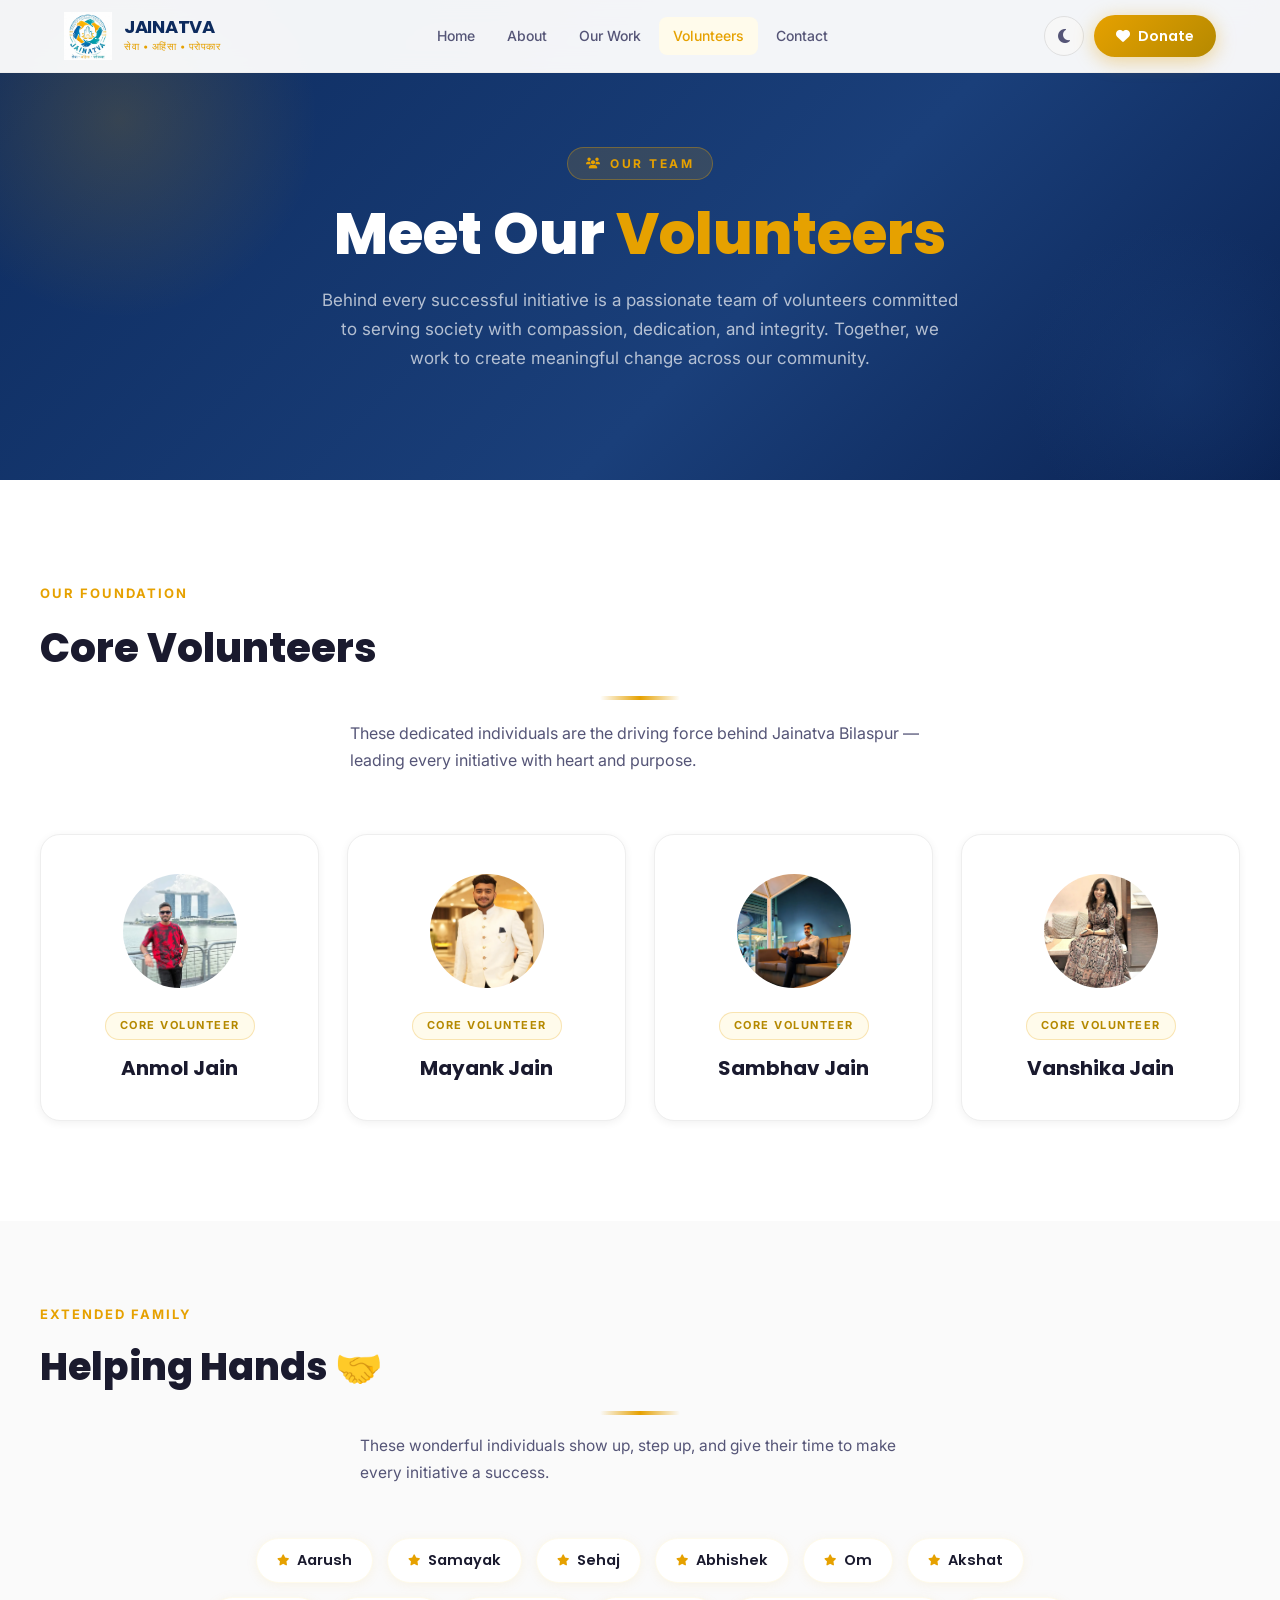
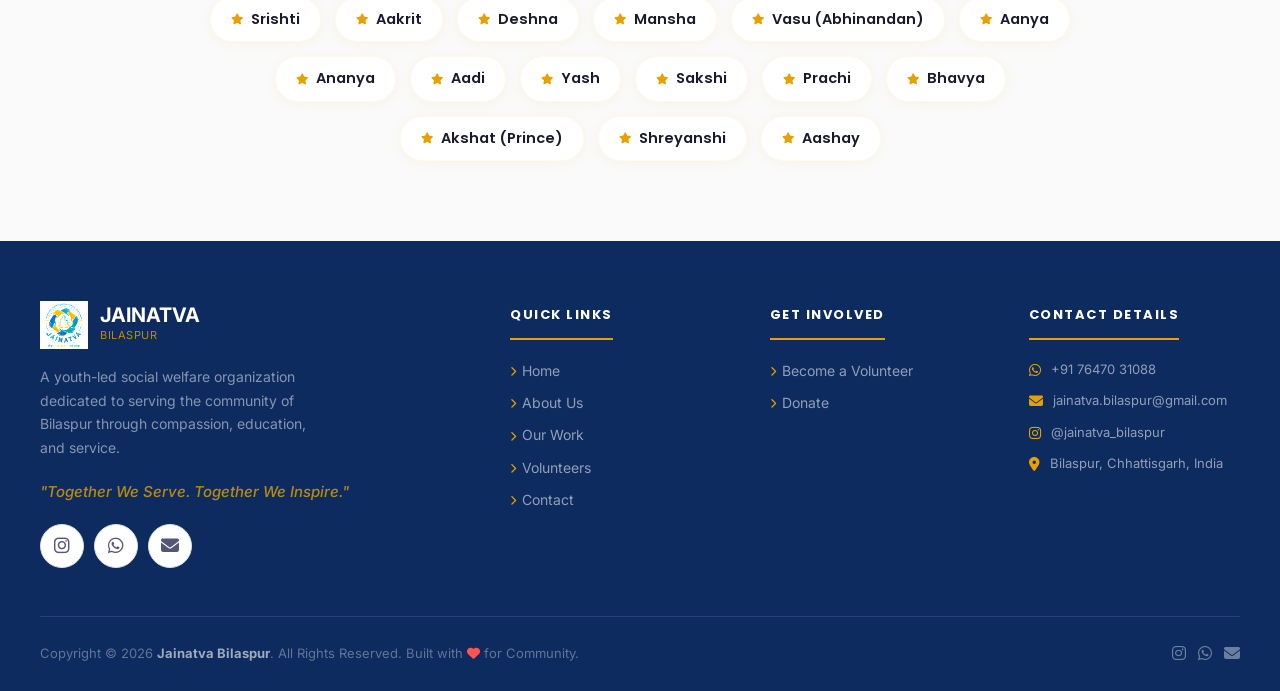
<file: volunteers.html>
<!DOCTYPE html>
<html lang="en">
<head>
  <meta charset="UTF-8" />
  <meta name="viewport" content="width=device-width, initial-scale=1.0" />
  <meta name="description" content="Meet the passionate core volunteers of Jainatva Bilaspur who drive community service, social drives, and welfare initiatives across Bilaspur, Chhattisgarh." />
  <meta name="keywords" content="Jainatva volunteers, NGO team, core volunteers, Bilaspur social workers, Anmol Jain, Mayank Jain, Sambhav Jain, Vanshika Jain" />
  <title>Our Volunteers – Jainatva Bilaspur</title>
  <link rel="icon" type="image/jpeg" href="assets/logo.jpeg" />
  <link rel="preconnect" href="https://fonts.googleapis.com" />
  <link rel="preconnect" href="https://fonts.gstatic.com" crossorigin />
  <link href="https://fonts.googleapis.com/css2?family=Poppins:wght@300;400;500;600;700;800&family=Inter:wght@300;400;500;600&display=swap" rel="stylesheet" />
  <link rel="stylesheet" href="https://cdnjs.cloudflare.com/ajax/libs/font-awesome/6.5.1/css/all.min.css" />
  <link rel="stylesheet" href="css/style.css" />
  <style>
    /* ── VOLUNTEERS PAGE EXCLUSIVE STYLES ── */

    /* Hero */
    .vol-hero {
      min-height: 480px;
      background: linear-gradient(135deg, var(--navy) 0%, var(--navy-mid) 60%, #0a2252 100%);
      display: flex;
      align-items: center;
      justify-content: center;
      text-align: center;
      padding: 120px 24px 80px;
      position: relative;
      overflow: hidden;
    }
    .vol-hero::before {
      content: '';
      position: absolute;
      top: -80px; left: -80px;
      width: 400px; height: 400px;
      background: radial-gradient(circle, rgba(230,161,0,0.18) 0%, transparent 70%);
      pointer-events: none;
    }
    .vol-hero::after {
      content: '';
      position: absolute;
      bottom: -60px; right: -60px;
      width: 320px; height: 320px;
      background: radial-gradient(circle, rgba(26,63,122,0.4) 0%, transparent 70%);
      pointer-events: none;
    }
    .vol-hero-inner { position: relative; z-index: 1; }
    .vol-hero-badge {
      display: inline-flex;
      align-items: center;
      gap: 8px;
      background: rgba(230,161,0,0.15);
      border: 1px solid rgba(230,161,0,0.35);
      color: var(--saffron);
      padding: 6px 18px;
      border-radius: 100px;
      font-size: 12px;
      font-weight: 700;
      letter-spacing: 2.5px;
      text-transform: uppercase;
      margin-bottom: 22px;
    }
    .vol-hero-badge i { font-size: 11px; }
    .vol-hero h1 {
      font-size: clamp(36px, 6vw, 58px);
      font-weight: 800;
      color: #fff;
      line-height: 1.1;
      margin-bottom: 20px;
    }
    .vol-hero h1 span { color: var(--saffron); }
    .vol-hero p {
      color: rgba(255,255,255,0.68);
      max-width: 640px;
      margin: 0 auto;
      font-size: 17px;
      line-height: 1.7;
    }
    .vol-hero-stats {
      display: flex;
      gap: 40px;
      justify-content: center;
      flex-wrap: wrap;
      margin-top: 48px;
    }
    .vol-stat {
      text-align: center;
    }
    .vol-stat-num {
      font-family: 'Poppins', sans-serif;
      font-size: 32px;
      font-weight: 800;
      color: var(--saffron);
      line-height: 1;
    }
    .vol-stat-label {
      font-size: 12px;
      color: rgba(255,255,255,0.55);
      letter-spacing: 1px;
      text-transform: uppercase;
      margin-top: 4px;
    }

    /* Section Divider */
    .section-divider {
      height: 4px;
      background: linear-gradient(90deg, transparent, var(--saffron), transparent);
      width: 80px;
      margin: 14px auto 0;
      border-radius: 4px;
    }

    /* Core Volunteers */
    .core-vol-section {
      padding: 100px 0;
      background: var(--white);
    }
    .core-vol-grid {
      display: grid;
      grid-template-columns: repeat(4, 1fr);
      gap: 28px;
      margin-top: 60px;
    }
    @media (max-width: 1100px) {
      .core-vol-grid { grid-template-columns: repeat(2, 1fr); }
    }
    @media (max-width: 600px) {
      .core-vol-grid { grid-template-columns: 1fr; }
    }

    .vol-card {
      background: var(--white);
      border: 1px solid var(--gray-100);
      border-radius: 20px;
      padding: 36px 24px 30px;
      text-align: center;
      box-shadow: var(--shadow-sm);
      transition: transform 0.35s cubic-bezier(0.4,0,0.2,1), box-shadow 0.35s cubic-bezier(0.4,0,0.2,1), border-color 0.3s;
      position: relative;
      overflow: hidden;
    }
    .vol-card::before {
      content: '';
      position: absolute;
      top: 0; left: 0; right: 0;
      height: 3px;
      background: linear-gradient(90deg, var(--saffron), var(--navy-mid));
      opacity: 0;
      transition: opacity 0.3s;
    }
    .vol-card:hover {
      transform: translateY(-10px);
      box-shadow: 0 20px 60px rgba(0,0,0,0.13);
      border-color: var(--saffron);
    }
    .vol-card:hover::before { opacity: 1; }

    .vol-photo-wrap {
      width: 120px;
      height: 120px;
      border-radius: 50%;
      margin: 0 auto 20px;
      position: relative;
    }
    .vol-photo-wrap::after {
      content: '';
      position: absolute;
      inset: -4px;
      border-radius: 50%;
      background: linear-gradient(135deg, var(--saffron), var(--navy-mid));
      z-index: -1;
    }
    .vol-photo {
      width: 120px;
      height: 120px;
      border-radius: 50%;
      object-fit: cover;
      object-position: center top;
      border: 3px solid var(--white);
      display: block;
    }
    .vol-initials {
      width: 120px;
      height: 120px;
      border-radius: 50%;
      display: flex;
      align-items: center;
      justify-content: center;
      font-family: 'Poppins', sans-serif;
      font-size: 36px;
      font-weight: 700;
      color: white;
      border: 3px solid var(--white);
    }

    .vol-badge-role {
      display: inline-block;
      background: var(--saffron-light);
      color: var(--saffron-dark);
      font-size: 11px;
      font-weight: 700;
      letter-spacing: 1.5px;
      text-transform: uppercase;
      padding: 4px 14px;
      border-radius: 100px;
      margin-bottom: 12px;
      border: 1px solid rgba(230,161,0,0.25);
    }

    .vol-card h3 {
      font-size: 20px;
      font-weight: 700;
      color: var(--text-primary);
      margin-bottom: 6px;
    }
    .vol-card .vol-desc {
      font-size: 13.5px;
      color: var(--text-secondary);
      line-height: 1.65;
      margin-bottom: 18px;
    }

    .vol-contributions {
      display: flex;
      flex-wrap: wrap;
      gap: 6px;
      justify-content: center;
      margin-bottom: 20px;
    }
    .contrib-tag {
      background: var(--navy-light);
      color: var(--navy);
      font-size: 11px;
      font-weight: 600;
      padding: 4px 10px;
      border-radius: 100px;
      letter-spacing: 0.3px;
    }
    [data-theme="dark"] .contrib-tag {
      background: rgba(255,255,255,0.08);
      color: rgba(255,255,255,0.7);
    }

    .vol-social {
      display: flex;
      gap: 10px;
      justify-content: center;
      margin-top: 4px;
    }
    .vol-social a {
      width: 36px;
      height: 36px;
      border-radius: 50%;
      display: flex;
      align-items: center;
      justify-content: center;
      font-size: 14px;
      text-decoration: none;
      transition: transform 0.2s, background 0.2s;
      border: 1.5px solid var(--gray-200);
      color: var(--text-secondary);
    }
    .vol-social a.ig:hover { background: #e1306c; color: white; border-color: #e1306c; transform: scale(1.15); }
    .vol-social a.li:hover { background: #0077b5; color: white; border-color: #0077b5; transform: scale(1.15); }

    /* Join CTA inside volunteers section */
    .vol-cta-section {
      padding: 80px 0;
      background: var(--off-white);
      border-top: 1px solid var(--gray-100);
    }
    .vol-cta-box {
      background: linear-gradient(135deg, var(--navy) 0%, var(--navy-mid) 100%);
      border-radius: 24px;
      padding: 60px 40px;
      text-align: center;
      position: relative;
      overflow: hidden;
    }
    .vol-cta-box::before {
      content: '';
      position: absolute;
      top: -60px; right: -60px;
      width: 280px; height: 280px;
      background: radial-gradient(circle, rgba(230,161,0,0.2) 0%, transparent 70%);
      pointer-events: none;
    }
    .vol-cta-box h2 {
      font-size: 32px;
      font-weight: 800;
      color: white;
      margin-bottom: 14px;
    }
    .vol-cta-box p {
      color: rgba(255,255,255,0.65);
      font-size: 16px;
      max-width: 520px;
      margin: 0 auto 30px;
      line-height: 1.7;
    }
    .vol-cta-btns {
      display: flex;
      gap: 14px;
      justify-content: center;
      flex-wrap: wrap;
    }
    .btn-outline-white {
      display: inline-flex;
      align-items: center;
      gap: 8px;
      padding: 13px 28px;
      border-radius: var(--radius-sm);
      font-family: 'Poppins', sans-serif;
      font-size: 14.5px;
      font-weight: 600;
      border: 2px solid rgba(255,255,255,0.4);
      color: white;
      text-decoration: none;
      transition: all 0.3s;
      background: transparent;
    }
    .btn-outline-white:hover {
      background: rgba(255,255,255,0.1);
      border-color: white;
    }

    /* Registration Form Section */
    .vol-form-section {
      padding: 100px 0;
      background: var(--white);
    }

    /* Reveal animation */
    .reveal {
      opacity: 0;
      transform: translateY(30px);
      transition: opacity 0.6s ease, transform 0.6s ease;
    }
    .reveal.visible {
      opacity: 1;
      transform: none;
    }

    /* Staggered delays */
    .vol-card:nth-child(1) { transition-delay: 0s; }
    .vol-card:nth-child(2) { transition-delay: 0.1s; }
    .vol-card:nth-child(3) { transition-delay: 0.2s; }
    .vol-card:nth-child(4) { transition-delay: 0.3s; }

    [data-theme="dark"] .vol-card {
      background: var(--gray-50);
      border-color: var(--gray-100);
    }
    [data-theme="dark"] .vol-badge-role {
      background: rgba(230,161,0,0.12);
      color: var(--saffron);
    }
  </style>
  <script>
    (function() {
      const isDark = localStorage.getItem('jainatva-dark') === 'true';
      if (isDark) document.documentElement.setAttribute('data-theme', 'dark');
    })();
  </script>
</head>
<body>

  <!-- HEADER / NAVIGATION -->
  <header id="navbar" role="navigation" aria-label="Main navigation">
    <div class="nav-container">
      <a href="index.html" class="nav-logo" aria-label="Jainatva Bilaspur Home">
        <img src="assets/logo.jpeg" alt="Jainatva Bilaspur Logo" />
        <div class="nav-logo-text">
          <span class="org-name">JAINATVA</span>
          <span class="org-tagline">सेवा • अहिंसा • परोपकार</span>
        </div>
      </a>

      <ul class="nav-links" role="list">
        <li><a href="index.html">Home</a></li>
        <li><a href="about.html">About</a></li>
        <li><a href="work.html">Our Work</a></li>
        <li><a href="volunteers.html" class="active">Volunteers</a></li>
        <li><a href="contact.html">Contact</a></li>
      </ul>

      <div class="nav-actions">
        <button class="btn-dark-toggle" id="dark-toggle" aria-label="Toggle dark mode">
          <i class="fas fa-moon" aria-hidden="true"></i>
        </button>
        <a href="contact.html#donate" class="btn btn-primary" style="padding: 10px 22px; font-size: 14px;">
          <i class="fas fa-heart" aria-hidden="true"></i> Donate
        </a>
        <button class="hamburger" id="hamburger" aria-label="Open menu" aria-expanded="false">
          <span></span><span></span><span></span>
        </button>
      </div>
    </div>
  </header>

  <!-- MOBILE NAV DRAWER -->
  <nav id="mobile-nav" aria-label="Mobile navigation">
    <a href="index.html">Home</a>
    <a href="about.html">About Us</a>
    <a href="work.html">Our Work</a>
    <a href="volunteers.html" class="active">Volunteers</a>
    <a href="contact.html">Contact</a>
    <a href="contact.html#donate" style="color: var(--saffron); font-weight: bold;"><i class="fas fa-heart"></i> Donate</a>
  </nav>

  <!-- HERO SECTION -->
  <section class="vol-hero" aria-labelledby="vol-hero-title">
    <div class="vol-hero-inner">
      <div class="vol-hero-badge">
        <i class="fas fa-users"></i>
        OUR TEAM
      </div>
      <h1 id="vol-hero-title">Meet Our <span>Volunteers</span></h1>
      <p>Behind every successful initiative is a passionate team of volunteers committed to serving society with compassion, dedication, and integrity. Together, we work to create meaningful change across our community.</p>

    </div>
  </section>

  <!-- CORE VOLUNTEERS SECTION -->
  <section class="core-vol-section" id="core-volunteers" aria-labelledby="core-vol-title">
    <div class="container">
      <div class="text-center reveal">
        <span style="color: var(--saffron); text-transform: uppercase; font-size: 13px; font-weight: 700; letter-spacing: 2px; display: inline-block; margin-bottom: 12px;">Our Foundation</span>
        <h2 id="core-vol-title" style="font-size: clamp(28px,4vw,40px); font-weight: 800; color: var(--text-primary); margin-bottom: 16px;">Core Volunteers</h2>
        <div class="section-divider"></div>
        <p style="color: var(--text-secondary); max-width: 580px; margin: 20px auto 0; font-size: 16px; line-height: 1.7;">These dedicated individuals are the driving force behind Jainatva Bilaspur — leading every initiative with heart and purpose.</p>
      </div>

      <div class="core-vol-grid">

        <!-- Volunteer 1: Anmol Jain -->
        <div class="vol-card reveal" id="vol-anmol">
          <div class="vol-photo-wrap">
            <img src="assets/anmol.png" alt="Anmol Jain – Core Volunteer" class="vol-photo" onerror="this.style.display='none'; this.nextElementSibling.style.display='flex';" />
            <div class="vol-initials" style="background: linear-gradient(135deg, #E6A100, #B58900); display: none;">AJ</div>
          </div>
          <span class="vol-badge-role">Core Volunteer</span>
          <h3>Anmol Jain</h3>
        </div>

        <!-- Volunteer 2: Mayank Jain -->
        <div class="vol-card reveal" id="vol-mayank">
          <div class="vol-photo-wrap">
            <img src="assets/mayank.png" alt="Mayank Jain – Core Volunteer" class="vol-photo" onerror="this.style.display='none'; this.nextElementSibling.style.display='flex';" />
            <div class="vol-initials" style="background: linear-gradient(135deg, #0D2B5E, #1A3F7A); display: none;">MJ</div>
          </div>
          <span class="vol-badge-role">Core Volunteer</span>
          <h3>Mayank Jain</h3>
        </div>

        <!-- Volunteer 3: Sambhav Jain -->
        <div class="vol-card reveal" id="vol-sambhav">
          <div class="vol-photo-wrap">
            <img src="assets/sambhav.png" alt="Sambhav Jain – Core Volunteer" class="vol-photo" onerror="this.style.display='none'; this.nextElementSibling.style.display='flex';" />
            <div class="vol-initials" style="background: linear-gradient(135deg, #0284C7, #0B4CA0); display: none;">SJ</div>
          </div>
          <span class="vol-badge-role">Core Volunteer</span>
          <h3>Sambhav Jain</h3>
        </div>

        <!-- Volunteer 4: Vanshika Jain -->
        <div class="vol-card reveal" id="vol-vanshika">
          <div class="vol-photo-wrap">
            <img src="assets/vanshika.png" alt="Vanshika Jain – Core Volunteer" class="vol-photo" onerror="this.style.display='none'; this.nextElementSibling.style.display='flex';" />
            <div class="vol-initials" style="background: linear-gradient(135deg, #D4418E, #9b2c6b); display: none;">VJ</div>
          </div>
          <span class="vol-badge-role">Core Volunteer</span>
          <h3>Vanshika Jain</h3>
        </div>

      </div>
    </div>
  </section>

  <!-- HELPING HANDS SECTION -->
  <section id="helping-hands" style="padding: 80px 0; background: var(--off-white);" aria-labelledby="hands-title">
    <div class="container">
      <div class="text-center reveal" style="margin-bottom: 52px;">
        <span style="color: var(--saffron); text-transform: uppercase; font-size: 13px; font-weight: 700; letter-spacing: 2px; display: inline-block; margin-bottom: 12px;">Extended Family</span>
        <h2 id="hands-title" style="font-size: clamp(26px,4vw,38px); font-weight: 800; color: var(--text-primary); margin-bottom: 14px;">Helping Hands 🤝</h2>
        <div class="section-divider"></div>
        <p style="color: var(--text-secondary); max-width: 560px; margin: 18px auto 0; font-size: 15.5px; line-height: 1.7;">
          These wonderful individuals show up, step up, and give their time to make every initiative a success.
        </p>
      </div>

      <div class="hands-grid reveal">
        <div class="hand-badge"><i class="fas fa-star"></i> Aarush</div>
        <div class="hand-badge"><i class="fas fa-star"></i> Samayak</div>
        <div class="hand-badge"><i class="fas fa-star"></i> Sehaj</div>
        <div class="hand-badge"><i class="fas fa-star"></i> Abhishek</div>
        <div class="hand-badge"><i class="fas fa-star"></i> Om</div>
        <div class="hand-badge"><i class="fas fa-star"></i> Akshat</div>
        <div class="hand-badge"><i class="fas fa-star"></i> Srishti</div>
        <div class="hand-badge"><i class="fas fa-star"></i> Aakrit</div>
        <div class="hand-badge"><i class="fas fa-star"></i> Deshna</div>
        <div class="hand-badge"><i class="fas fa-star"></i> Mansha</div>
        <div class="hand-badge"><i class="fas fa-star"></i> Vasu (Abhinandan)</div>
        <div class="hand-badge"><i class="fas fa-star"></i> Aanya</div>
        <div class="hand-badge"><i class="fas fa-star"></i> Ananya</div>
        <div class="hand-badge"><i class="fas fa-star"></i> Aadi</div>
        <div class="hand-badge"><i class="fas fa-star"></i> Yash</div>
        <div class="hand-badge"><i class="fas fa-star"></i> Sakshi</div>
        <div class="hand-badge"><i class="fas fa-star"></i> Prachi</div>
        <div class="hand-badge"><i class="fas fa-star"></i> Bhavya</div>
        <div class="hand-badge"><i class="fas fa-star"></i> Akshat (Prince)</div>
        <div class="hand-badge"><i class="fas fa-star"></i> Shreyanshi</div>
        <div class="hand-badge"><i class="fas fa-star"></i> Aashay</div>
      </div>
    </div>
  </section>

  <style>
    .hands-grid {
      display: flex;
      flex-wrap: wrap;
      gap: 14px;
      justify-content: center;
      max-width: 860px;
      margin: 0 auto;
    }
    .hand-badge {
      display: inline-flex;
      align-items: center;
      gap: 8px;
      background: var(--white);
      border: 1.5px solid var(--saffron-light);
      color: var(--text-primary);
      font-size: 14.5px;
      font-weight: 600;
      padding: 10px 20px;
      border-radius: 50px;
      box-shadow: 0 2px 12px rgba(230,161,0,0.08);
      transition: all 0.25s ease;
      font-family: 'Poppins', sans-serif;
    }
    .hand-badge i {
      color: var(--saffron);
      font-size: 11px;
    }
    .hand-badge:hover {
      background: var(--saffron);
      color: white;
      border-color: var(--saffron);
      transform: translateY(-3px);
      box-shadow: 0 8px 24px rgba(230,161,0,0.25);
    }
    .hand-badge:hover i { color: white; }
    [data-theme="dark"] .hand-badge {
      background: var(--gray-50);
      border-color: rgba(230,161,0,0.3);
    }
    @media (max-width: 480px) {
      .hand-badge { font-size: 13px; padding: 8px 16px; }
      .hands-grid { gap: 10px; }
    }
  </style>

  <!-- FOOTER -->
  <footer>
    <div class="container">
      <div class="footer-grid">
        <div class="footer-brand">
          <div class="footer-logo">
            <img src="assets/logo.jpeg" alt="Jainatva Bilaspur Logo" />
            <div class="footer-logo-text">
              <div class="org-name">JAINATVA</div>
              <div class="org-tagline">BILASPUR</div>
            </div>
          </div>
          <p>A youth-led social welfare organization dedicated to serving the community of Bilaspur through compassion, education, and service.</p>
          <div class="footer-tagline">"Together We Serve. Together We Inspire."</div>
          <div class="social-icons" style="margin-top: 15px;">
            <a href="https://instagram.com/jainatva_bilaspur" class="social-icon ig" target="_blank" rel="noopener" aria-label="Instagram"><i class="fab fa-instagram"></i></a>
            <a href="https://wa.me/917647031088" class="social-icon wa" target="_blank" rel="noopener" aria-label="WhatsApp"><i class="fab fa-whatsapp"></i></a>
            <a href="mailto:jainatva.bilaspur@gmail.com" class="social-icon em" aria-label="Email"><i class="fas fa-envelope"></i></a>
          </div>
        </div>

        <div class="footer-col">
          <h4>Quick Links</h4>
          <ul class="footer-links">
            <li><a href="index.html"><i class="fas fa-chevron-right" aria-hidden="true"></i> Home</a></li>
            <li><a href="about.html"><i class="fas fa-chevron-right" aria-hidden="true"></i> About Us</a></li>
            <li><a href="work.html"><i class="fas fa-chevron-right" aria-hidden="true"></i> Our Work</a></li>
            <li><a href="volunteers.html"><i class="fas fa-chevron-right" aria-hidden="true"></i> Volunteers</a></li>
            <li><a href="contact.html"><i class="fas fa-chevron-right" aria-hidden="true"></i> Contact</a></li>
          </ul>
        </div>

        <div class="footer-col">
          <h4>Get Involved</h4>
          <ul class="footer-links">
            <li><a href="volunteers.html#volunteer-form-section"><i class="fas fa-chevron-right" aria-hidden="true"></i> Become a Volunteer</a></li>
            <li><a href="contact.html#donate"><i class="fas fa-chevron-right" aria-hidden="true"></i> Donate</a></li>
          </ul>
        </div>

        <div class="footer-col">
          <h4>Contact Details</h4>
          <div class="footer-contact-item">
            <i class="fab fa-whatsapp" aria-hidden="true"></i>
            <span><a href="https://wa.me/917647031088">+91 76470 31088</a></span>
          </div>
          <div class="footer-contact-item">
            <i class="fas fa-envelope" aria-hidden="true"></i>
            <span><a href="mailto:jainatva.bilaspur@gmail.com">jainatva.bilaspur@gmail.com</a></span>
          </div>
          <div class="footer-contact-item">
            <i class="fab fa-instagram" aria-hidden="true"></i>
            <span><a href="https://instagram.com/jainatva_bilaspur" target="_blank" rel="noopener">@jainatva_bilaspur</a></span>
          </div>
          <div class="footer-contact-item">
            <i class="fas fa-map-marker-alt" aria-hidden="true"></i>
            <span>Bilaspur, Chhattisgarh, India</span>
          </div>
        </div>
      </div>

      <div class="footer-bottom">
        <p>Copyright &copy; 2026 <strong style="color: rgba(255,255,255,0.6);">Jainatva Bilaspur</strong>. All Rights Reserved. Built with <i class="fas fa-heart" style="color: #FF5252;"></i> for Community.</p>
        <div class="footer-bottom-social">
          <a href="https://instagram.com/jainatva_bilaspur" target="_blank" rel="noopener" aria-label="Instagram"><i class="fab fa-instagram"></i></a>
          <a href="https://wa.me/917647031088" target="_blank" rel="noopener" aria-label="WhatsApp"><i class="fab fa-whatsapp"></i></a>
          <a href="mailto:jainatva.bilaspur@gmail.com" aria-label="Email"><i class="fas fa-envelope"></i></a>
        </div>
      </div>
    </div>
  </footer>

  <!-- BACK TO TOP -->
  <a href="#navbar" id="back-to-top" aria-label="Back to top">
    <i class="fas fa-arrow-up" aria-hidden="true"></i>
  </a>

  <!-- SCRIPTS -->
  <script src="js/main.js"></script>
  <script>
    // Reveal on scroll
    const revealEls = document.querySelectorAll('.reveal');
    const observer = new IntersectionObserver((entries) => {
      entries.forEach(el => {
        if (el.isIntersecting) {
          el.target.classList.add('visible');
          observer.unobserve(el.target);
        }
      });
    }, { threshold: 0.1, rootMargin: '0px 0px -40px 0px' });
    revealEls.forEach(el => observer.observe(el));
  </script>
</body>
</html>
</file>
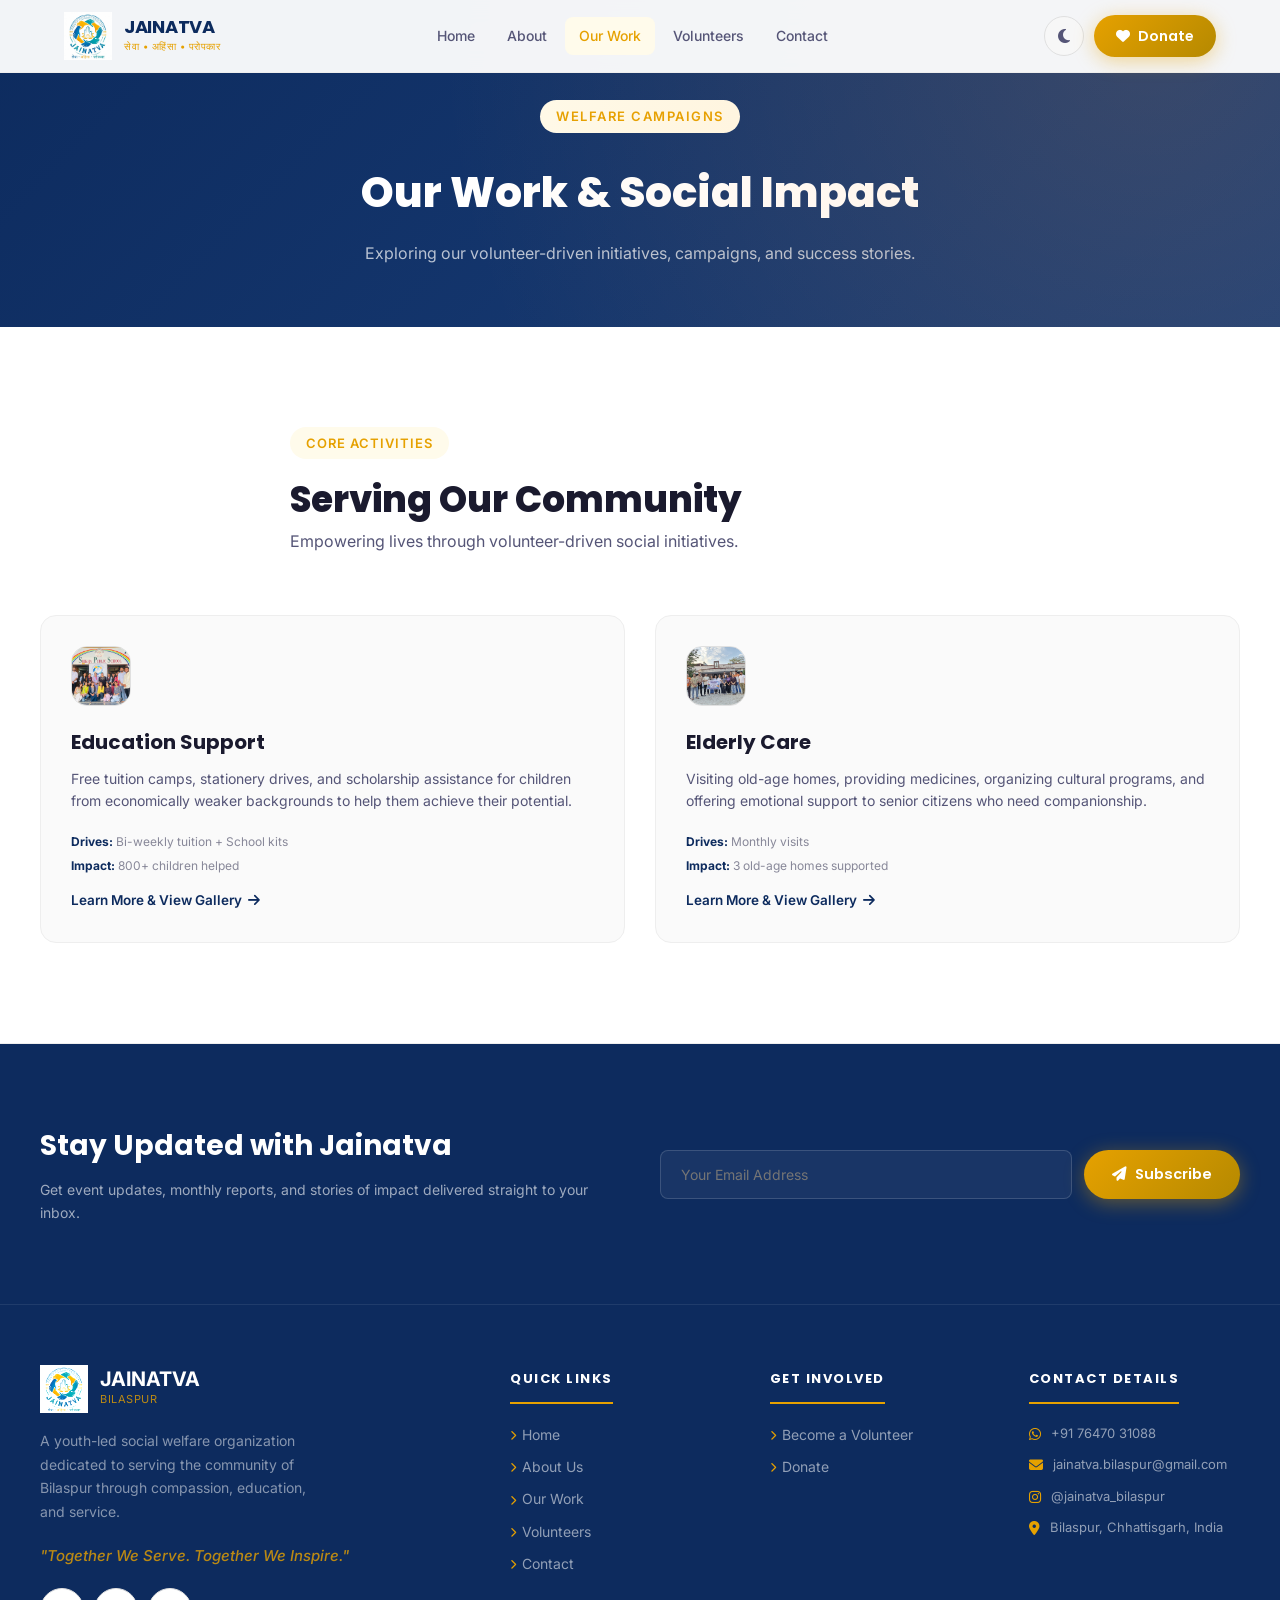
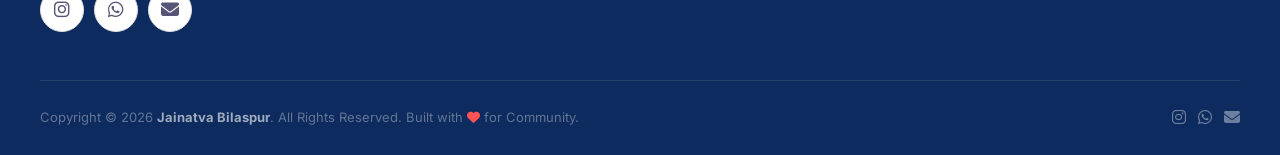
<file: work.html>
<!DOCTYPE html>
<html lang="en">
<head>
  <meta charset="UTF-8" />
  <meta name="viewport" content="width=device-width, initial-scale=1.0" />
  <meta name="description" content="Explore Jainatva Bilaspur's campaigns, community drives, filterable gallery, activity reports, and stories of change." />
  <meta name="keywords" content="Jainatva work, social drives, food distribution, blood camp, tree plantation, animal feeding, Bilaspur charity" />
  <title>Our Work &amp; Social Impact – Jainatva Bilaspur</title>
  <link rel="icon" type="image/jpeg" href="assets/logo.jpeg" />
  <link rel="preconnect" href="https://fonts.googleapis.com" />
  <link rel="preconnect" href="https://fonts.gstatic.com" crossorigin />
  <link href="https://fonts.googleapis.com/css2?family=Poppins:wght@300;400;500;600;700;800&family=Inter:wght@300;400;500;600&display=swap" rel="stylesheet" />
  <link rel="stylesheet" href="https://cdnjs.cloudflare.com/ajax/libs/font-awesome/6.5.1/css/all.min.css" />
  <link rel="stylesheet" href="css/style.css" />
  <script>
    // Anti-flash theme loader
    (function() {
      const isDark = localStorage.getItem('jainatva-dark') === 'true';
      if (isDark) {
        document.documentElement.setAttribute('data-theme', 'dark');
      }
    })();
  </script>
</head>
<body>

  <!-- HEADER / NAVIGATION -->
  <header id="navbar" role="navigation" aria-label="Main navigation">
    <div class="nav-container">
      <a href="index.html" class="nav-logo" aria-label="Jainatva Bilaspur Home">
        <img src="assets/logo.jpeg" alt="Jainatva Bilaspur Logo" />
        <div class="nav-logo-text">
          <span class="org-name">JAINATVA</span>
          <span class="org-tagline">सेवा • अहिंसा • परोपकार</span>
        </div>
      </a>

      <ul class="nav-links" role="list">
        <li><a href="index.html">Home</a></li>
        <li><a href="about.html">About</a></li>
        <li><a href="work.html" class="active">Our Work</a></li>
        <li><a href="volunteers.html">Volunteers</a></li>
        <li><a href="contact.html">Contact</a></li>
      </ul>

      <div class="nav-actions">
        <button class="btn-dark-toggle" id="dark-toggle" aria-label="Toggle dark mode">
          <i class="fas fa-moon" aria-hidden="true"></i>
        </button>
        <a href="contact.html#donate" class="btn btn-primary" style="padding: 10px 22px; font-size: 14px;">
          <i class="fas fa-heart" aria-hidden="true"></i> Donate
        </a>
        <button class="hamburger" id="hamburger" aria-label="Open menu" aria-expanded="false">
          <span></span><span></span><span></span>
        </button>
      </div>
    </div>
  </header>

  <!-- MOBILE NAV DRAWER -->
  <nav id="mobile-nav" aria-label="Mobile navigation">
    <a href="index.html">Home</a>
    <a href="about.html">About Us</a>
    <a href="work.html" class="active">Our Work</a>
    <a href="volunteers.html">Volunteers</a>
    <a href="contact.html">Contact</a>
    <a href="contact.html#donate" style="color: var(--saffron); font-weight: bold;"><i class="fas fa-heart"></i> Donate</a>
  </nav>

  <!-- INNER BANNER -->
  <section class="inner-banner" style="background: linear-gradient(135deg, var(--navy), var(--navy-mid)); padding: 100px 0 60px 0; text-align: center; color: white; position: relative;">
    <div style="position: absolute; top: 0; left: 0; right: 0; bottom: 0; background: radial-gradient(circle at 90% 10%, rgba(255,153,51,0.15) 0%, transparent 60%); pointer-events: none;"></div>
    <div class="container">
      <span class="section-badge" style="color: var(--saffron); text-transform: uppercase; font-size: 13px; font-weight: 600; letter-spacing: 1.5px;">Welfare Campaigns</span>
      <h1 style="font-family: 'Poppins', sans-serif; font-size: 42px; font-weight: 800; margin-top: 10px; color: white;">Our Work &amp; Social Impact</h1>
      <p style="color: rgba(255,255,255,0.7); max-width: 600px; margin: 15px auto 0 auto; font-size: 16px;">Exploring our volunteer-driven initiatives, campaigns, and success stories.</p>
    </div>
  </section>

  <!-- SERVING OUR COMMUNITY -->
  <section id="services-catalog" style="padding: 100px 0; background: var(--white);" aria-labelledby="catalog-title">
    <div class="container">
      <div class="text-center" style="max-width: 700px; margin: 0 auto 60px auto;">
        <span class="section-badge" style="color: var(--saffron); text-transform: uppercase; font-size: 13px; font-weight: 600; letter-spacing: 1px; display: inline-block; margin-bottom: 12px;">Core Activities</span>
        <h2 id="catalog-title" style="font-size: 36px; font-weight: 800; color: var(--text-primary);">Serving Our Community</h2>
        <p style="color: var(--text-secondary);">Empowering lives through volunteer-driven social initiatives.</p>
      </div>

      <div class="grid grid-2" style="gap: 30px;">

        <!-- Card 2 -->
        <div id="education" class="service-card reveal" style="padding: 30px; border-radius: var(--radius-md); background: var(--off-white); border: 1px solid var(--gray-100);">
          <div class="service-icon-wrap" style="width: 60px; height: 60px; border-radius: var(--radius-md); overflow: hidden; display: flex; align-items: center; justify-content: center; margin-bottom: 20px; border: 1px solid var(--gray-200); padding: 0;">
            <img src="assets/education_logo.jpg" alt="Education Support Logo" style="width: 100%; height: 100%; object-fit: cover;" />
          </div>
          <h3 style="font-size: 20px; font-weight: 700; margin-bottom: 10px;">Education Support</h3>
          <p style="font-size: 14px; color: var(--text-secondary); line-height: 1.6;">Free tuition camps, stationery drives, and scholarship assistance for children from economically weaker backgrounds to help them achieve their potential.</p>
          <div style="margin-top: 20px; font-size: 12px; color: var(--text-muted); display: flex; flex-direction: column; gap: 4px;">
            <span><strong style="color: var(--navy);">Drives:</strong> Bi-weekly tuition + School kits</span>
            <span><strong style="color: var(--navy);">Impact:</strong> 800+ children helped</span>
          </div>
          <a href="education.html" style="color: var(--navy); text-decoration: none; font-size: 13.5px; font-weight: 600; display: inline-flex; align-items: center; gap: 6px; margin-top: 15px;">Learn More &amp; View Gallery <i class="fas fa-arrow-right"></i></a>
        </div>

        

        <!-- Card 7 -->
        <div id="elderly-care" class="service-card reveal" style="padding: 30px; border-radius: var(--radius-md); background: var(--off-white); border: 1px solid var(--gray-100);">
          <div class="service-icon-wrap" style="width: 60px; height: 60px; border-radius: var(--radius-md); overflow: hidden; display: flex; align-items: center; justify-content: center; margin-bottom: 20px; border: 1px solid var(--gray-200); padding: 0;">
            <img src="assets/elder_care_logo.jpg" alt="Elderly Care Logo" style="width: 100%; height: 100%; object-fit: cover;" />
          </div>
          <h3 style="font-size: 20px; font-weight: 700; margin-bottom: 10px;">Elderly Care</h3>
          <p style="font-size: 14px; color: var(--text-secondary); line-height: 1.6;">Visiting old-age homes, providing medicines, organizing cultural programs, and offering emotional support to senior citizens who need companionship.</p>
          <div style="margin-top: 20px; font-size: 12px; color: var(--text-muted); display: flex; flex-direction: column; gap: 4px;">
            <span><strong style="color: var(--navy);">Drives:</strong> Monthly visits</span>
            <span><strong style="color: var(--navy);">Impact:</strong> 3 old-age homes supported</span>
          </div>
          <a href="elder-care.html" style="color: var(--navy); text-decoration: none; font-size: 13.5px; font-weight: 600; display: inline-flex; align-items: center; gap: 6px; margin-top: 15px;">Learn More &amp; View Gallery <i class="fas fa-arrow-right"></i></a>
        </div>


      </div>
    </div>
  </section>




  <!-- NEWSLETTER SECTION -->
  <section id="newsletter" style="padding: 80px 0; background: var(--navy); color: white; border-bottom: 1px solid rgba(255,255,255,0.08);" aria-labelledby="newsletter-title">
    <div class="container">
      <div class="grid grid-2" style="align-items: center; gap: 40px;">
        <div>
          <h2 id="newsletter-title" style="font-family: 'Poppins', sans-serif; font-size: 28px; font-weight: 700; margin-bottom: 10px; color: white;">Stay Updated with Jainatva</h2>
          <p style="color: rgba(255,255,255,0.6); font-size: 14px;">Get event updates, monthly reports, and stories of impact delivered straight to your inbox.</p>
        </div>
        <div style="display: flex; gap: 12px; flex-wrap: wrap;">
          <input type="email" placeholder="Your Email Address" aria-label="Email for Newsletter" style="flex: 1; min-width: 250px; padding: 14px 20px; border-radius: var(--radius-sm); border: 1px solid rgba(255,255,255,0.15); background: rgba(255,255,255,0.05); color: white; font-family: inherit; font-size: 14px; outline: none; transition: var(--transition);" />
          <button class="btn btn-primary" onclick="handleNewsletter(this)" style="font-size: 14.5px; padding: 14px 28px; border: none; cursor: pointer;">
            <i class="fas fa-paper-plane"></i> Subscribe
          </button>
        </div>
      </div>
    </div>
  </section>

  <!-- FOOTER -->
  <footer>
    <div class="container">
      <div class="footer-grid">
        <div class="footer-brand">
          <div class="footer-logo">
            <img src="assets/logo.jpeg" alt="Jainatva Bilaspur Logo" />
            <div class="footer-logo-text">
              <div class="org-name">JAINATVA</div>
              <div class="org-tagline">BILASPUR</div>
            </div>
          </div>
          <p>A youth-led social welfare organization dedicated to serving the community of Bilaspur through compassion, education, and service.</p>
          <div class="footer-tagline">"Together We Serve. Together We Inspire."</div>
          <div class="social-icons" style="margin-top: 15px;">
            <a href="https://instagram.com/jainatva_bilaspur" class="social-icon ig" target="_blank" rel="noopener" aria-label="Instagram"><i class="fab fa-instagram"></i></a>
            <a href="https://wa.me/917647031088" class="social-icon wa" target="_blank" rel="noopener" aria-label="WhatsApp"><i class="fab fa-whatsapp"></i></a>
            <a href="mailto:jainatva.bilaspur@gmail.com" class="social-icon em" aria-label="Email"><i class="fas fa-envelope"></i></a>
          </div>
        </div>

        <div class="footer-col">
          <h4>Quick Links</h4>
          <ul class="footer-links">
            <li><a href="index.html"><i class="fas fa-chevron-right" aria-hidden="true"></i> Home</a></li>
            <li><a href="about.html"><i class="fas fa-chevron-right" aria-hidden="true"></i> About Us</a></li>
            <li><a href="work.html"><i class="fas fa-chevron-right" aria-hidden="true"></i> Our Work</a></li>
            <li><a href="volunteers.html"><i class="fas fa-chevron-right" aria-hidden="true"></i> Volunteers</a></li>
            <li><a href="contact.html"><i class="fas fa-chevron-right" aria-hidden="true"></i> Contact</a></li>
          </ul>
        </div>

        <div class="footer-col">
          <h4>Get Involved</h4>
          <ul class="footer-links">
            <li><a href="volunteers.html#volunteer-form-section"><i class="fas fa-chevron-right" aria-hidden="true"></i> Become a Volunteer</a></li>
            <li><a href="contact.html#donate"><i class="fas fa-chevron-right" aria-hidden="true"></i> Donate</a></li>
          </ul>
        </div>

        <div class="footer-col">
          <h4>Contact Details</h4>
          <div class="footer-contact-item">
            <i class="fab fa-whatsapp" aria-hidden="true"></i>
            <span><a href="https://wa.me/917647031088">+91 76470 31088</a></span>
          </div>
          <div class="footer-contact-item">
            <i class="fas fa-envelope" aria-hidden="true"></i>
            <span><a href="mailto:jainatva.bilaspur@gmail.com">jainatva.bilaspur@gmail.com</a></span>
          </div>
          <div class="footer-contact-item">
            <i class="fab fa-instagram" aria-hidden="true"></i>
            <span><a href="https://instagram.com/jainatva_bilaspur" target="_blank" rel="noopener">@jainatva_bilaspur</a></span>
          </div>
          <div class="footer-contact-item">
            <i class="fas fa-map-marker-alt" aria-hidden="true"></i>
            <span>Bilaspur, Chhattisgarh, India</span>
          </div>
        </div>
      </div>

      <div class="footer-bottom">
        <p>Copyright &copy; 2026 <strong style="color: rgba(255,255,255,0.6);">Jainatva Bilaspur</strong>. All Rights Reserved. Built with <i class="fas fa-heart" style="color: #FF5252;"></i> for Community.</p>
        <div class="footer-bottom-social">
          <a href="https://instagram.com/jainatva_bilaspur" target="_blank" rel="noopener" aria-label="Instagram"><i class="fab fa-instagram"></i></a>
          <a href="https://wa.me/917647031088" target="_blank" rel="noopener" aria-label="WhatsApp"><i class="fab fa-whatsapp"></i></a>
          <a href="mailto:jainatva.bilaspur@gmail.com" aria-label="Email"><i class="fas fa-envelope"></i></a>
        </div>
      </div>
    </div>
  </footer>

  <!-- BACK TO TOP -->
  <a href="#navbar" id="back-to-top" aria-label="Back to top">
    <i class="fas fa-arrow-up" aria-hidden="true"></i>
  </a>

  <!-- SCRIPTS -->
  <script src="js/main.js"></script>
</body>
</html>
</file>
<file: css/style.css>
:root {
    --saffron: #E6A100;      /* Primary Accent Yellow */
    --saffron-light: #FFFBEB;/* Soft Light Yellow */
    --saffron-dark: #B58900; /* Darker Accent Amber */
    --green: #1A73E8;        /* Primary Welfare Blue (replaced green) */
    --green-light: #E8F0FE;  /* Light Blue backdrop */
    --green-dark: #0B4CA0;   /* Darker Blue */
    --navy: #0D2B5E;         /* Deep Trust Navy Blue */
    --navy-light: #E8EEF8;
    --navy-mid: #1A3F7A;
    --teal: #0284C7;         /* Sky Blue */
    --white: #FFFFFF;
    --off-white: #FAFAFA;
    --gray-50: #F7F7F7;
    --gray-100: #EEEEEE;
    --gray-200: #E0E0E0;
    --gray-400: #BDBDBD;
    --gray-600: #757575;
    --gray-800: #424242;
    --gray-900: #212121;
    --text-primary: #1A1A2E;
    --text-secondary: #555577;
    --text-muted: #888899;
    --shadow-sm: 0 2px 8px rgba(0,0,0,0.06);
    --shadow-md: 0 4px 20px rgba(0,0,0,0.10);
    --shadow-lg: 0 8px 40px rgba(0,0,0,0.14);
    --radius-sm: 8px;
    --radius-md: 16px;
    --radius-lg: 24px;
    --radius-xl: 40px;
    --transition: 0.3s cubic-bezier(0.4, 0, 0.2, 1);
  }

  [data-theme="dark"] {
    --white: #0F1117;
    --off-white: #161821;
    --gray-50: #1A1D2E;
    --gray-100: #1E2236;
    --gray-200: #252840;
    --gray-400: #4A4D6A;
    --gray-600: #8888AA;
    --gray-800: #C0C0D8;
    --gray-900: #E8E8F0;
    --text-primary: #F0F0FF;
    --text-secondary: #B0B0CC;
    --text-muted: #777799;
    --shadow-sm: 0 2px 8px rgba(0,0,0,0.3);
    --shadow-md: 0 4px 20px rgba(0,0,0,0.4);
    --shadow-lg: 0 8px 40px rgba(0,0,0,0.5);
    --navy: #1E2B4A;
    --navy-light: #1A2040;
  }

  * { margin: 0; padding: 0; box-sizing: border-box; }

  img { max-width: 100%; height: auto; display: inline-block; }

  html { scroll-behavior: smooth; }

  body {
    font-family: 'Inter', sans-serif;
    background: var(--white);
    color: var(--text-primary);
    line-height: 1.6;
    transition: background var(--transition), color var(--transition);
    overflow-x: hidden;
  }

  h1, h2, h3, h4, h5, h6 { font-family: 'Poppins', sans-serif; }

  /* ─── NAVBAR ─── */
  #navbar {
    position: fixed;
    top: 0;
    left: 0;
    right: 0;
    z-index: 1000;
    background: rgba(255,255,255,0.95);
    backdrop-filter: blur(12px);
    border-bottom: 1px solid var(--gray-100);
    transition: all var(--transition);
  }

  [data-theme="dark"] #navbar {
    background: rgba(15,17,23,0.95);
    border-bottom-color: var(--gray-200);
  }

  .nav-container {
    max-width: 1200px;
    margin: 0 auto;
    padding: 0 24px;
    height: 72px;
    display: flex;
    align-items: center;
    justify-content: space-between;
    gap: 24px;
  }

  .nav-logo {
    display: flex;
    align-items: center;
    gap: 12px;
    text-decoration: none;
  }

  .nav-logo img { height: 48px; width: 48px; object-fit: contain; }

  .nav-logo-text { display: flex; flex-direction: column; }

  .nav-logo-text .org-name {
    font-family: 'Poppins', sans-serif;
    font-size: 18px;
    font-weight: 700;
    color: var(--navy);
    letter-spacing: -0.3px;
    line-height: 1;
  }

  [data-theme="dark"] .nav-logo-text .org-name { color: var(--saffron); }

  .nav-logo-text .org-tagline {
    font-size: 10px;
    font-weight: 500;
    color: var(--saffron);
    letter-spacing: 0.5px;
    margin-top: 2px;
  }

  .nav-links {
    display: flex;
    align-items: center;
    gap: 4px;
    list-style: none;
  }

  .nav-links a {
    display: block;
    padding: 8px 14px;
    font-size: 14px;
    font-weight: 500;
    color: var(--text-secondary);
    text-decoration: none;
    border-radius: var(--radius-sm);
    transition: all var(--transition);
  }

  .nav-links a:hover, .nav-links a.active {
    color: var(--saffron);
    background: var(--saffron-light);
  }

  .nav-actions {
    display: flex;
    align-items: center;
    gap: 10px;
  }

  .search-bar {
    display: flex;
    align-items: center;
    gap: 8px;
    background: var(--gray-50);
    border: 1px solid var(--gray-100);
    border-radius: 50px;
    padding: 8px 16px;
    transition: all var(--transition);
  }

  .search-bar:focus-within {
    border-color: var(--saffron);
    background: var(--white);
    box-shadow: 0 0 0 3px rgba(230,161,0,0.1);
  }

  .search-bar input {
    border: none;
    background: transparent;
    font-size: 14px;
    color: var(--text-primary);
    outline: none;
    width: 160px;
  }

  .search-bar input::placeholder { color: var(--text-muted); }

  .search-bar i { color: var(--text-muted); font-size: 14px; }

  .btn-dark-toggle {
    width: 40px; height: 40px;
    border-radius: 50%;
    border: 1px solid var(--gray-200);
    background: var(--gray-50);
    cursor: pointer;
    display: flex; align-items: center; justify-content: center;
    color: var(--text-secondary);
    font-size: 16px;
    transition: all var(--transition);
  }

  .btn-dark-toggle:hover { border-color: var(--saffron); color: var(--saffron); }

  .hamburger {
    display: none;
    flex-direction: column;
    gap: 5px;
    cursor: pointer;
    padding: 8px;
    background: none;
    border: none;
  }

  .hamburger span {
    display: block;
    width: 24px;
    height: 2px;
    background: var(--text-primary);
    border-radius: 2px;
    transition: all var(--transition);
  }

  /* ─── HERO ─── */
  #hero {
    min-height: 100vh;
    background: linear-gradient(rgba(13, 43, 94, 0.82), rgba(13, 43, 94, 0.82)), url('../assets/flag.png') no-repeat center center / cover;
    display: flex;
    align-items: center;
    justify-content: center;
    position: relative;
    overflow: hidden;
    padding: 100px 24px 60px;
  }

  .hero-bg-pattern {
    position: absolute;
    inset: 0;
    background-image: 
      radial-gradient(circle at 20% 30%, rgba(230,161,0,0.12) 0%, transparent 50%),
      radial-gradient(circle at 80% 70%, rgba(0,137,123,0.15) 0%, transparent 50%),
      url("data:image/svg+xml,%3Csvg width='60' height='60' viewBox='0 0 60 60' xmlns='http://www.w3.org/2000/svg'%3E%3Cg fill='none' fill-rule='evenodd'%3E%3Cg fill='%23ffffff' fill-opacity='0.03'%3E%3Ccircle cx='30' cy='30' r='2'/%3E%3C/g%3E%3C/g%3E%3C/svg%3E");
  }

  .hero-content {
    max-width: 900px;
    text-align: center;
    position: relative;
    z-index: 1;
  }

  .hero-badge {
    display: inline-flex;
    align-items: center;
    gap: 8px;
    background: rgba(230,161,0,0.15);
    border: 1px solid rgba(230,161,0,0.3);
    border-radius: 50px;
    padding: 8px 20px;
    margin-bottom: 28px;
    animation: fadeInDown 0.8s ease;
  }

  .hero-badge span {
    font-size: 13px;
    font-weight: 600;
    color: #F59E0B;
    letter-spacing: 1px;
    text-transform: uppercase;
  }

  .hero-badge i { color: var(--saffron); font-size: 14px; }

  .hero-tagline-hindi {
    font-family: 'Poppins', sans-serif;
    font-size: clamp(16px, 3vw, 22px);
    color: rgba(255,255,255,0.6);
    margin-bottom: 16px;
    letter-spacing: 4px;
    animation: fadeInDown 0.9s ease 0.1s both;
  }

  .hero-title {
    font-size: clamp(34px, 6vw, 64px);
    font-weight: 800;
    color: #FFFFFF;
    line-height: 1.15;
    margin-bottom: 24px;
    letter-spacing: -1px;
    animation: fadeInDown 0.9s ease 0.2s both;
  }

  .hero-title .highlight {
    background: linear-gradient(90deg, #FF9933, #FFD54F);
    -webkit-background-clip: text;
    -webkit-text-fill-color: transparent;
    background-clip: text;
  }

  .hero-subtitle {
    font-size: clamp(16px, 2.5vw, 19px);
    color: rgba(255,255,255,0.75);
    max-width: 680px;
    margin: 0 auto 40px;
    line-height: 1.7;
    animation: fadeInDown 0.9s ease 0.3s both;
  }

  .hero-buttons {
    display: flex;
    flex-wrap: wrap;
    gap: 14px;
    justify-content: center;
    animation: fadeInDown 0.9s ease 0.4s both;
  }

  .btn {
    display: inline-flex;
    align-items: center;
    gap: 8px;
    padding: 14px 28px;
    border-radius: 50px;
    font-family: 'Poppins', sans-serif;
    font-size: 15px;
    font-weight: 600;
    text-decoration: none;
    cursor: pointer;
    border: none;
    transition: all var(--transition);
    white-space: nowrap;
  }

  .btn-primary {
    background: linear-gradient(135deg, var(--saffron), var(--saffron-dark));
    color: white;
    box-shadow: 0 4px 20px rgba(230,161,0,0.4);
  }

  .btn-primary:hover {
    transform: translateY(-2px);
    box-shadow: 0 8px 30px rgba(230,161,0,0.5);
  }

  .btn-outline {
    background: rgba(255,255,255,0.1);
    color: white;
    border: 1.5px solid rgba(255,255,255,0.3);
    backdrop-filter: blur(4px);
  }

  .btn-outline:hover {
    background: rgba(255,255,255,0.2);
    border-color: rgba(255,255,255,0.6);
    transform: translateY(-2px);
  }

  .btn-green {
    background: linear-gradient(135deg, var(--green), var(--green-dark));
    color: white;
    box-shadow: 0 4px 20px rgba(26,115,232,0.4);
  }

  .btn-green:hover {
    transform: translateY(-2px);
    box-shadow: 0 8px 30px rgba(26,115,232,0.5);
  }

  .hero-stats {
    display: flex;
    justify-content: center;
    gap: 40px;
    margin-top: 60px;
    padding-top: 40px;
    border-top: 1px solid rgba(255,255,255,0.1);
    animation: fadeIn 1s ease 0.6s both;
    flex-wrap: wrap;
  }

  .hero-stat { text-align: center; }

  .hero-stat .stat-num {
    font-family: 'Poppins', sans-serif;
    font-size: 32px;
    font-weight: 800;
    color: var(--saffron);
    display: block;
  }

  .hero-stat .stat-label {
    font-size: 13px;
    color: rgba(255,255,255,0.6);
    margin-top: 4px;
  }

  /* ─── SECTION HELPERS ─── */
  section { padding: 90px 24px; }

  .container { max-width: 1200px; margin: 0 auto; }

  /* Grid Utility Classes */
  .grid {
    display: grid;
    gap: 30px;
  }
  .grid-1 { grid-template-columns: 1fr; }
  .grid-2 { grid-template-columns: repeat(2, 1fr); }
  .grid-3 { grid-template-columns: repeat(3, 1fr); }
  .grid-4 { grid-template-columns: repeat(4, 1fr); }

  @media (max-width: 992px) {
    .grid-3 { grid-template-columns: repeat(2, 1fr); }
    .grid-4 { grid-template-columns: repeat(2, 1fr); }
  }
  
  @media (max-width: 768px) {
    .grid-2, .grid-3, .grid-4 {
      grid-template-columns: 1fr;
    }
  }

  .section-badge {
    display: inline-flex;
    align-items: center;
    gap: 6px;
    background: var(--saffron-light);
    border-radius: 50px;
    padding: 6px 16px;
    margin-bottom: 16px;
    font-size: 12px;
    font-weight: 700;
    color: var(--saffron-dark);
    letter-spacing: 1.5px;
    text-transform: uppercase;
  }

  [data-theme="dark"] .section-badge {
    background: rgba(230,161,0,0.15);
    color: #F59E0B;
  }

  .section-title {
    font-size: clamp(30px, 5vw, 46px);
    font-weight: 800;
    color: var(--text-primary);
    line-height: 1.2;
    margin-bottom: 16px;
    letter-spacing: -0.5px;
  }

  .section-desc {
    font-size: 17px;
    color: var(--text-secondary);
    max-width: 580px;
    line-height: 1.7;
  }

  .section-header { margin-bottom: 56px; }

  .section-header.centered { text-align: center; }
  .section-header.centered .section-desc { margin: 0 auto; }

  /* ─── ABOUT ─── */
  #about { background: var(--off-white); }

  .about-grid {
    display: grid;
    grid-template-columns: 1fr 1fr;
    gap: 60px;
    align-items: center;
  }

  .about-visual {
    position: relative;
  }

  .about-logo-wrap {
    background: linear-gradient(135deg, var(--navy-light), var(--green-light));
    border-radius: var(--radius-lg);
    padding: 48px;
    display: flex;
    align-items: center;
    justify-content: center;
    min-height: 360px;
  }

  [data-theme="dark"] .about-logo-wrap {
    background: linear-gradient(135deg, #1A2040, #0D2010);
  }

  .about-logo-wrap img {
    max-width: 280px;
    width: 100%;
    height: auto;
    filter: drop-shadow(0 8px 24px rgba(0,0,0,0.15));
  }

  .about-float-badge {
    position: absolute;
    bottom: -20px;
    right: -20px;
    background: var(--saffron);
    color: white;
    border-radius: var(--radius-md);
    padding: 16px 24px;
    text-align: center;
    box-shadow: var(--shadow-md);
  }

  .about-float-badge .badge-num {
    font-family: 'Poppins', sans-serif;
    font-size: 28px;
    font-weight: 800;
    display: block;
    line-height: 1;
  }

  .about-float-badge .badge-label {
    font-size: 11px;
    font-weight: 600;
    letter-spacing: 1px;
    text-transform: uppercase;
    opacity: 0.9;
    margin-top: 4px;
  }

  .about-content .story-text {
    font-size: 16px;
    color: var(--text-secondary);
    line-height: 1.8;
    margin-bottom: 24px;
  }

  .about-vsm {
    display: grid;
    grid-template-columns: repeat(3, 1fr);
    gap: 16px;
    margin-top: 32px;
  }

  .vsm-card {
    background: var(--white);
    border: 1px solid var(--gray-100);
    border-radius: var(--radius-md);
    padding: 20px;
    transition: all var(--transition);
  }

  [data-theme="dark"] .vsm-card { background: var(--gray-100); border-color: var(--gray-200); }

  .vsm-card:hover { transform: translateY(-4px); box-shadow: var(--shadow-md); }

  .vsm-card .vsm-icon {
    width: 44px; height: 44px;
    border-radius: 12px;
    display: flex; align-items: center; justify-content: center;
    font-size: 20px;
    margin-bottom: 12px;
  }

  .vsm-card .vsm-icon.saffron { background: var(--saffron-light); color: var(--saffron-dark); }
  .vsm-card .vsm-icon.green { background: var(--green-light); color: var(--green-dark); }
  .vsm-card .vsm-icon.navy { background: var(--navy-light); color: var(--navy); }

  [data-theme="dark"] .vsm-card .vsm-icon.saffron { background: rgba(230,161,0,0.15); color: #F59E0B; }
  [data-theme="dark"] .vsm-card .vsm-icon.green { background: rgba(26,115,232,0.15); color: #90CAF9; }
  [data-theme="dark"] .vsm-card .vsm-icon.navy { background: rgba(13,43,94,0.3); color: #82B1FF; }

  .vsm-card h4 { font-size: 14px; font-weight: 700; color: var(--text-primary); margin-bottom: 6px; }
  .vsm-card p { font-size: 13px; color: var(--text-muted); line-height: 1.5; }

  /* ─── CORE VALUES ─── */
  #values { background: var(--navy); }
  #values .section-title { color: white; }
  #values .section-desc { color: rgba(255,255,255,0.6); }
  #values .section-badge { background: rgba(230,161,0,0.15); color: #F59E0B; }

  .values-grid {
    display: grid;
    grid-template-columns: repeat(auto-fit, minmax(200px, 1fr));
    gap: 20px;
    margin-top: 48px;
  }

  .value-card {
    background: rgba(255,255,255,0.06);
    border: 1px solid rgba(255,255,255,0.1);
    border-radius: var(--radius-md);
    padding: 28px 24px;
    text-align: center;
    transition: all var(--transition);
    cursor: default;
  }

  .value-card:hover {
    background: rgba(255,255,255,0.1);
    transform: translateY(-4px);
    border-color: rgba(230,161,0,0.4);
  }

  .value-icon {
    width: 64px; height: 64px;
    border-radius: 50%;
    display: flex; align-items: center; justify-content: center;
    font-size: 26px;
    margin: 0 auto 16px;
  }

  .value-icon.saffron { background: rgba(230,161,0,0.15); color: var(--saffron); }
  .value-icon.green { background: rgba(26,115,232,0.2); color: #90CAF9; }
  .value-icon.teal { background: rgba(0,137,123,0.2); color: #4DB6AC; }
  .value-icon.blue { background: rgba(33,150,243,0.2); color: #64B5F6; }
  .value-icon.yellow { background: rgba(255,235,59,0.15); color: #FFF176; }
  .value-icon.red { background: rgba(229,57,53,0.2); color: #EF9A9A; }
  .value-icon.purple { background: rgba(156,39,176,0.2); color: #CE93D8; }

  .value-card h3 { font-size: 16px; font-weight: 700; color: white; margin-bottom: 6px; }
  .value-card .value-hindi { font-size: 12px; color: rgba(255,255,255,0.5); margin-bottom: 10px; letter-spacing: 1px; }
  .value-card p { font-size: 13px; color: rgba(255,255,255,0.55); line-height: 1.5; }

  /* ─── IMPACT COUNTERS ─── */
  #impact { background: var(--white); }

  .impact-grid {
    display: grid;
    grid-template-columns: repeat(auto-fit, minmax(200px, 1fr));
    gap: 24px;
    margin-top: 48px;
  }

  .impact-card {
    background: var(--gray-50);
    border: 1px solid var(--gray-100);
    border-radius: var(--radius-md);
    padding: 36px 24px;
    text-align: center;
    transition: all var(--transition);
    position: relative;
    overflow: hidden;
  }

  [data-theme="dark"] .impact-card { background: var(--gray-50); border-color: var(--gray-200); }

  .impact-card::before {
    content: '';
    position: absolute;
    top: 0; left: 0; right: 0;
    height: 4px;
  }

  .impact-card.saffron::before { background: linear-gradient(90deg, var(--saffron), #FFD54F); }
  .impact-card.green::before { background: linear-gradient(90deg, var(--green), #90CAF9); }
  .impact-card.navy::before { background: linear-gradient(90deg, var(--navy), var(--teal)); }
  .impact-card.teal::before { background: linear-gradient(90deg, var(--teal), #26C6DA); }
  .impact-card.red::before { background: linear-gradient(90deg, #C62828, #EF5350); }

  .impact-card:hover { transform: translateY(-6px); box-shadow: var(--shadow-lg); }

  .impact-icon {
    font-size: 32px;
    margin-bottom: 16px;
    display: block;
  }

  .impact-card.saffron .impact-icon { color: var(--saffron); }
  .impact-card.green .impact-icon { color: var(--green); }
  .impact-card.navy .impact-icon { color: var(--navy); }
  .impact-card.teal .impact-icon { color: var(--teal); }
  .impact-card.red .impact-icon { color: #C62828; }

  .counter-num {
    font-family: 'Poppins', sans-serif;
    font-size: 48px;
    font-weight: 800;
    color: var(--text-primary);
    line-height: 1;
    display: block;
    margin-bottom: 8px;
  }

  .impact-card p { font-size: 14px; font-weight: 600; color: var(--text-secondary); }

  /* ─── WHAT WE DO ─── */
  #services { background: var(--off-white); }

  .services-grid {
    display: grid;
    grid-template-columns: repeat(auto-fit, minmax(280px, 1fr));
    gap: 24px;
  }

  .service-card {
    background: var(--white);
    border: 1px solid var(--gray-100);
    border-radius: var(--radius-md);
    padding: 32px 28px;
    transition: all var(--transition);
    position: relative;
    overflow: hidden;
  }

  [data-theme="dark"] .service-card { background: var(--gray-50); border-color: var(--gray-200); }

  .service-card:hover {
    transform: translateY(-6px);
    box-shadow: var(--shadow-lg);
    border-color: var(--saffron);
  }

  .service-icon-wrap {
    width: 64px; height: 64px;
    border-radius: 16px;
    display: flex; align-items: center; justify-content: center;
    font-size: 28px;
    margin-bottom: 20px;
    transition: transform var(--transition);
  }

  .service-card:hover .service-icon-wrap { transform: scale(1.1); }

  .service-icon-wrap.saffron { background: var(--saffron-light); color: var(--saffron); }
  .service-icon-wrap.green { background: var(--green-light); color: var(--green); }
  .service-icon-wrap.navy { background: var(--navy-light); color: var(--navy); }
  .service-icon-wrap.teal { background: #E0F2F1; color: var(--teal); }
  .service-icon-wrap.red { background: #FFEBEE; color: #C62828; }
  .service-icon-wrap.purple { background: #F3E5F5; color: #7B1FA2; }
  .service-icon-wrap.pink { background: #FCE4EC; color: #AD1457; }
  .service-icon-wrap.amber { background: #FFFBEB; color: #B58900; }

  [data-theme="dark"] .service-icon-wrap.saffron { background: rgba(230,161,0,0.15); }
  [data-theme="dark"] .service-icon-wrap.green { background: rgba(26,115,232,0.15); }
  [data-theme="dark"] .service-icon-wrap.navy { background: rgba(13,43,94,0.2); color: #82B1FF; }
  [data-theme="dark"] .service-icon-wrap.teal { background: rgba(0,137,123,0.15); color: #4DB6AC; }
  [data-theme="dark"] .service-icon-wrap.red { background: rgba(198,40,40,0.15); color: #EF9A9A; }
  [data-theme="dark"] .service-icon-wrap.purple { background: rgba(123,31,162,0.15); color: #CE93D8; }
  [data-theme="dark"] .service-icon-wrap.pink { background: rgba(173,20,87,0.15); color: #F48FB1; }
  [data-theme="dark"] .service-icon-wrap.amber { background: rgba(255,143,0,0.15); color: #FFD54F; }

  .service-card h3 { font-size: 18px; font-weight: 700; color: var(--text-primary); margin-bottom: 10px; }
  .service-card p { font-size: 14px; color: var(--text-secondary); line-height: 1.6; }

  /* ─── GALLERY ─── */
  #gallery { background: var(--white); }

  .gallery-tabs {
    display: flex;
    gap: 10px;
    flex-wrap: wrap;
    margin-bottom: 36px;
  }

  .gallery-tab {
    padding: 8px 20px;
    border-radius: 50px;
    font-size: 14px;
    font-weight: 600;
    cursor: pointer;
    border: 1.5px solid var(--gray-200);
    background: var(--white);
    color: var(--text-secondary);
    transition: all var(--transition);
  }

  [data-theme="dark"] .gallery-tab { background: var(--gray-50); border-color: var(--gray-200); }

  .gallery-tab.active, .gallery-tab:hover {
    background: var(--saffron);
    border-color: var(--saffron);
    color: white;
  }

  .gallery-grid {
    display: grid;
    grid-template-columns: repeat(auto-fill, minmax(240px, 1fr));
    gap: 16px;
  }

  .gallery-item {
    border-radius: var(--radius-md);
    overflow: hidden;
    aspect-ratio: 4/3;
    background: var(--gray-100);
    position: relative;
    cursor: pointer;
    transition: transform var(--transition);
  }

  .gallery-item:hover { transform: scale(1.02); }

  .gallery-item-inner {
    width: 100%; height: 100%;
    display: flex; align-items: center; justify-content: center;
    flex-direction: column;
    gap: 8px;
    transition: all var(--transition);
  }

  .gallery-item:hover .gallery-overlay { opacity: 1; }

  .gallery-overlay {
    position: absolute;
    inset: 0;
    background: rgba(13,43,94,0.7);
    display: flex;
    align-items: center;
    justify-content: center;
    opacity: 0;
    transition: all var(--transition);
    color: white;
    font-size: 28px;
  }

  .gallery-placeholder {
    display: flex;
    align-items: center;
    justify-content: center;
    flex-direction: column;
    gap: 8px;
    height: 100%;
  }

  .gallery-placeholder i { font-size: 32px; }
  .gallery-placeholder span { font-size: 13px; font-weight: 600; }

  /* Gallery item color themes */
  .gi-1 { background: linear-gradient(135deg, #FF9933 0%, #FF5722 100%); color: white; }
  .gi-2 { background: linear-gradient(135deg, #2E7D32 0%, #00897B 100%); color: white; }
  .gi-3 { background: linear-gradient(135deg, #0D2B5E 0%, #1565C0 100%); color: white; }
  .gi-4 { background: linear-gradient(135deg, #7B1FA2 0%, #AD1457 100%); color: white; }
  .gi-5 { background: linear-gradient(135deg, #00838F 0%, #006064 100%); color: white; }
  .gi-6 { background: linear-gradient(135deg, #F9A825 0%, #FF6F00 100%); color: white; }
  .gi-7 { background: linear-gradient(135deg, #1565C0 0%, #0288D1 100%); color: white; }
  .gi-8 { background: linear-gradient(135deg, #558B2F 0%, #33691E 100%); color: white; }

  /* ─── EVENTS ─── */
  #events { background: var(--off-white); }

  .timeline { position: relative; }

  .timeline::before {
    content: '';
    position: absolute;
    left: 50%;
    transform: translateX(-50%);
    top: 0; bottom: 0;
    width: 2px;
    background: linear-gradient(to bottom, var(--saffron), var(--green));
    border-radius: 2px;
  }

  .timeline-item {
    display: grid;
    grid-template-columns: 1fr 60px 1fr;
    gap: 24px;
    align-items: center;
    margin-bottom: 48px;
  }

  .timeline-item:last-child { margin-bottom: 0; }

  .timeline-dot {
    width: 48px; height: 48px;
    border-radius: 50%;
    background: var(--saffron);
    display: flex; align-items: center; justify-content: center;
    color: white;
    font-size: 18px;
    justify-self: center;
    position: relative;
    z-index: 1;
    box-shadow: 0 0 0 4px var(--off-white), 0 0 0 6px var(--saffron);
    transition: all var(--transition);
  }

  .timeline-dot.green { background: var(--green); box-shadow: 0 0 0 4px var(--off-white), 0 0 0 6px var(--green); }
  .timeline-dot.navy { background: var(--navy); box-shadow: 0 0 0 4px var(--off-white), 0 0 0 6px var(--navy); }

  .timeline-card {
    background: var(--white);
    border: 1px solid var(--gray-100);
    border-radius: var(--radius-md);
    padding: 24px 28px;
    transition: all var(--transition);
  }

  [data-theme="dark"] .timeline-card { background: var(--gray-50); border-color: var(--gray-200); }

  .timeline-card:hover { box-shadow: var(--shadow-md); transform: translateY(-2px); }

  .timeline-item:nth-child(even) .timeline-card:first-child { order: 3; }
  .timeline-item:nth-child(even) .timeline-dot { order: 2; }
  .timeline-item:nth-child(even) .timeline-card:last-child { order: 1; }

  .timeline-date {
    font-size: 12px;
    font-weight: 700;
    color: var(--saffron);
    text-transform: uppercase;
    letter-spacing: 1.5px;
    margin-bottom: 6px;
  }

  .timeline-card h3 { font-size: 17px; font-weight: 700; color: var(--text-primary); margin-bottom: 6px; }
  .timeline-card p { font-size: 14px; color: var(--text-secondary); line-height: 1.5; }

  .event-meta {
    display: flex;
    gap: 16px;
    margin-top: 12px;
    flex-wrap: wrap;
  }

  .event-meta-item {
    display: flex;
    align-items: center;
    gap: 6px;
    font-size: 13px;
    color: var(--text-muted);
  }

  .event-meta-item i { color: var(--saffron); font-size: 12px; }

  .event-status {
    display: inline-block;
    padding: 3px 12px;
    border-radius: 50px;
    font-size: 11px;
    font-weight: 700;
    letter-spacing: 0.5px;
    margin-top: 12px;
  }

  .event-status.upcoming {
    background: var(--saffron-light);
    color: var(--saffron-dark);
  }

  .event-status.completed {
    background: var(--green-light);
    color: var(--green-dark);
  }

  /* ─── VOLUNTEER FORM ─── */
  #join { background: var(--white); }

  .join-grid {
    display: grid;
    grid-template-columns: 1fr 1.4fr;
    gap: 60px;
    align-items: start;
  }

  .join-info h2 { font-size: 36px; font-weight: 800; color: var(--text-primary); margin-bottom: 16px; }
  .join-info p { font-size: 16px; color: var(--text-secondary); line-height: 1.7; margin-bottom: 28px; }

  .benefits-list { list-style: none; }

  .benefits-list li {
    display: flex;
    align-items: flex-start;
    gap: 12px;
    padding: 10px 0;
    border-bottom: 1px solid var(--gray-100);
    font-size: 15px;
    color: var(--text-secondary);
  }

  .benefits-list li i { color: var(--green); font-size: 16px; margin-top: 2px; flex-shrink: 0; }

  .form-card {
    background: var(--gray-50);
    border: 1px solid var(--gray-100);
    border-radius: var(--radius-lg);
    padding: 40px;
  }

  [data-theme="dark"] .form-card { background: var(--gray-50); border-color: var(--gray-200); }

  .form-title {
    font-size: 22px;
    font-weight: 700;
    color: var(--text-primary);
    margin-bottom: 28px;
  }

  .form-row { display: grid; grid-template-columns: 1fr 1fr; gap: 16px; }

  .form-group {
    display: flex;
    flex-direction: column;
    gap: 6px;
    margin-bottom: 16px;
  }

  .form-group label {
    font-size: 13px;
    font-weight: 600;
    color: var(--text-secondary);
    letter-spacing: 0.3px;
  }

  .form-group input,
  .form-group select,
  .form-group textarea {
    width: 100%;
    padding: 12px 16px;
    border: 1.5px solid var(--gray-200);
    border-radius: var(--radius-sm);
    font-size: 15px;
    color: var(--text-primary);
    background: var(--white);
    font-family: 'Inter', sans-serif;
    transition: all var(--transition);
    outline: none;
  }

  [data-theme="dark"] .form-group input,
  [data-theme="dark"] .form-group select,
  [data-theme="dark"] .form-group textarea {
    background: var(--gray-100);
    border-color: var(--gray-200);
    color: var(--text-primary);
  }

  .form-group input:focus,
  .form-group select:focus,
  .form-group textarea:focus {
    border-color: var(--saffron);
    box-shadow: 0 0 0 3px rgba(230,161,0,0.12);
  }

  .form-group textarea { resize: vertical; min-height: 100px; }

  .form-submit {
    width: 100%;
    padding: 14px;
    border-radius: 50px;
    background: linear-gradient(135deg, var(--saffron), var(--saffron-dark));
    color: white;
    font-family: 'Poppins', sans-serif;
    font-size: 16px;
    font-weight: 700;
    border: none;
    cursor: pointer;
    transition: all var(--transition);
    margin-top: 8px;
    display: flex;
    align-items: center;
    justify-content: center;
    gap: 10px;
  }

  .form-submit:hover {
    transform: translateY(-2px);
    box-shadow: 0 8px 24px rgba(230,161,0,0.4);
  }

  /* ─── TESTIMONIALS ─── */
  #testimonials { background: var(--off-white); }

  .testimonials-grid {
    display: grid;
    grid-template-columns: repeat(auto-fit, minmax(300px, 1fr));
    gap: 24px;
  }

  .testimonial-card {
    background: var(--white);
    border: 1px solid var(--gray-100);
    border-radius: var(--radius-md);
    padding: 28px;
    transition: all var(--transition);
    position: relative;
  }

  [data-theme="dark"] .testimonial-card { background: var(--gray-50); border-color: var(--gray-200); }

  .testimonial-card:hover { transform: translateY(-4px); box-shadow: var(--shadow-md); }

  .testimonial-quote {
    font-size: 48px;
    color: var(--saffron);
    line-height: 0.6;
    margin-bottom: 16px;
    font-family: Georgia, serif;
  }

  .testimonial-text {
    font-size: 15px;
    color: var(--text-secondary);
    line-height: 1.7;
    margin-bottom: 24px;
    font-style: italic;
  }

  .testimonial-author {
    display: flex;
    align-items: center;
    gap: 12px;
  }

  .author-avatar {
    width: 44px; height: 44px;
    border-radius: 50%;
    display: flex; align-items: center; justify-content: center;
    font-family: 'Poppins', sans-serif;
    font-weight: 700;
    font-size: 16px;
    color: white;
    flex-shrink: 0;
  }

  .aa-saffron { background: linear-gradient(135deg, var(--saffron), var(--saffron-dark)); }
  .aa-green { background: linear-gradient(135deg, var(--green), var(--green-dark)); }
  .aa-navy { background: linear-gradient(135deg, var(--navy), var(--navy-mid)); }
  .aa-teal { background: linear-gradient(135deg, var(--teal), #004D40); }

  .author-name { font-size: 15px; font-weight: 700; color: var(--text-primary); }
  .author-role { font-size: 13px; color: var(--text-muted); }

  .star-rating { color: var(--saffron); font-size: 13px; margin-bottom: 6px; }

  /* ─── DONATE ─── */
  #donate {
    background: linear-gradient(135deg, var(--navy) 0%, #0D4A3A 100%);
  }

  #donate .section-title { color: white; }
  #donate .section-desc { color: rgba(255,255,255,0.65); }
  #donate .section-badge { background: rgba(230,161,0,0.15); color: #F59E0B; }

  .donate-grid {
    display: grid;
    grid-template-columns: 1fr 1fr;
    gap: 48px;
    align-items: center;
    margin-top: 48px;
  }

  .donate-text p {
    font-size: 17px;
    color: rgba(255,255,255,0.75);
    line-height: 1.8;
    margin-bottom: 32px;
  }

  .donate-qr-wrap {
    background: white;
    border-radius: var(--radius-lg);
    padding: 40px;
    text-align: center;
    box-shadow: var(--shadow-lg);
    max-width: 360px;
  }

  .qr-placeholder {
    width: 180px; height: 180px;
    background: var(--gray-100);
    border-radius: 16px;
    margin: 0 auto 20px;
    display: flex;
    align-items: center;
    justify-content: center;
    flex-direction: column;
    gap: 8px;
    border: 2px dashed var(--gray-300);
  }

  .qr-placeholder i { font-size: 40px; color: var(--gray-400); }
  .qr-placeholder span { font-size: 13px; color: var(--text-muted); }
  .donate-qr-wrap h3 { font-size: 18px; font-weight: 700; color: var(--text-primary); margin-bottom: 8px; }
  .donate-qr-wrap p { font-size: 14px; color: var(--text-secondary); line-height: 1.5; }

  /* ─── CONTACT ─── */
  #contact { background: var(--off-white); }

  .contact-grid {
    display: grid;
    grid-template-columns: 1.2fr 1fr;
    gap: 60px;
    align-items: start;
  }

  .contact-info-title {
    font-size: 28px;
    font-weight: 800;
    color: var(--text-primary);
    margin-bottom: 8px;
  }

  .contact-subtitle { font-size: 16px; color: var(--text-secondary); margin-bottom: 36px; }

  .contact-methods { display: flex; flex-direction: column; gap: 16px; margin-bottom: 36px; }

  .contact-method {
    display: flex;
    align-items: flex-start;
    gap: 16px;
    padding: 20px;
    background: var(--white);
    border: 1px solid var(--gray-100);
    border-radius: var(--radius-md);
    text-decoration: none;
    color: inherit;
    transition: all var(--transition);
  }

  [data-theme="dark"] .contact-method { background: var(--gray-50); border-color: var(--gray-200); }

  .contact-method:hover {
    border-color: var(--saffron);
    box-shadow: var(--shadow-sm);
    transform: translateX(4px);
  }

  .contact-method-icon {
    width: 44px; height: 44px;
    border-radius: 12px;
    display: flex; align-items: center; justify-content: center;
    font-size: 20px;
    flex-shrink: 0;
  }

  .cmi-green { background: #E8F5E9; color: #2E7D32; }
  .cmi-saffron { background: var(--saffron-light); color: var(--saffron-dark); }
  .cmi-pink { background: #FCE4EC; color: #AD1457; }

  [data-theme="dark"] .cmi-green { background: rgba(26,115,232,0.15); color: #90CAF9; }
  [data-theme="dark"] .cmi-saffron { background: rgba(230,161,0,0.15); color: #F59E0B; }
  [data-theme="dark"] .cmi-pink { background: rgba(173,20,87,0.15); color: #F48FB1; }

  .contact-method-text span {
    display: block;
    font-size: 12px;
    font-weight: 700;
    color: var(--text-muted);
    text-transform: uppercase;
    letter-spacing: 1px;
    margin-bottom: 2px;
  }

  .contact-method-text strong {
    font-size: 16px;
    font-weight: 600;
    color: var(--text-primary);
  }

  .social-follow { margin-top: 8px; }
  .social-follow p { font-size: 13px; color: var(--text-muted); margin-bottom: 12px; font-weight: 600; text-transform: uppercase; letter-spacing: 1px; }

  .social-icons { display: flex; gap: 10px; }

  .social-icon {
    width: 44px; height: 44px;
    border-radius: 50%;
    display: flex; align-items: center; justify-content: center;
    font-size: 18px;
    text-decoration: none;
    transition: all var(--transition);
    border: 1.5px solid var(--gray-200);
    color: var(--text-secondary);
    background: var(--white);
  }

  [data-theme="dark"] .social-icon { background: var(--gray-50); border-color: var(--gray-200); }

  .social-icon:hover { transform: translateY(-3px); }
  .social-icon.ig:hover { background: #E1306C; border-color: #E1306C; color: white; }
  .social-icon.wa:hover { background: #25D366; border-color: #25D366; color: white; }
  .social-icon.fb:hover { background: #1877F2; border-color: #1877F2; color: white; }
  .social-icon.yt:hover { background: #FF0000; border-color: #FF0000; color: white; }

  .map-placeholder {
    background: linear-gradient(135deg, var(--navy-light), var(--green-light));
    border-radius: var(--radius-md);
    height: 350px;
    display: flex;
    align-items: center;
    justify-content: center;
    flex-direction: column;
    gap: 16px;
    border: 1px solid var(--gray-100);
    text-decoration: none;
    transition: all var(--transition);
  }

  [data-theme="dark"] .map-placeholder {
    background: linear-gradient(135deg, #0F1525, #0A1A0A);
    border-color: var(--gray-200);
  }

  .map-placeholder:hover { box-shadow: var(--shadow-md); transform: translateY(-2px); }

  .map-placeholder i { font-size: 48px; color: var(--saffron); }
  .map-placeholder h4 { font-size: 18px; font-weight: 700; color: var(--text-primary); }
  .map-placeholder p { font-size: 14px; color: var(--text-muted); text-align: center; padding: 0 24px; }
  .map-placeholder .map-cta { font-size: 13px; font-weight: 700; color: var(--saffron); text-transform: uppercase; letter-spacing: 1px; }

  /* ─── NEWSLETTER ─── */
  #newsletter {
    background: linear-gradient(135deg, var(--saffron-light), white, var(--green-light));
    padding: 60px 24px;
    border-top: 1px solid var(--gray-100);
    border-bottom: 1px solid var(--gray-100);
  }

  [data-theme="dark"] #newsletter {
    background: linear-gradient(135deg, rgba(230,161,0,0.06), var(--gray-50), rgba(26,115,232,0.06));
    border-color: var(--gray-200);
  }

  .newsletter-inner {
    display: flex;
    align-items: center;
    gap: 48px;
    flex-wrap: wrap;
  }

  .newsletter-text { flex: 1; min-width: 280px; }
  .newsletter-text h3 { font-size: 26px; font-weight: 800; color: var(--text-primary); margin-bottom: 6px; }
  .newsletter-text p { font-size: 15px; color: var(--text-secondary); }

  .newsletter-form { display: flex; gap: 12px; flex-wrap: wrap; flex: 1; min-width: 280px; }

  .newsletter-form input {
    flex: 1;
    min-width: 200px;
    padding: 14px 20px;
    border: 1.5px solid var(--gray-200);
    border-radius: 50px;
    font-size: 15px;
    color: var(--text-primary);
    background: var(--white);
    font-family: 'Inter', sans-serif;
    outline: none;
    transition: all var(--transition);
  }

  [data-theme="dark"] .newsletter-form input { background: var(--gray-100); border-color: var(--gray-200); }

  .newsletter-form input:focus { border-color: var(--saffron); box-shadow: 0 0 0 3px rgba(230,161,0,0.12); }

  /* ─── FOOTER ─── */
  footer {
    background: var(--navy);
    padding: 60px 24px 0;
  }

  [data-theme="dark"] footer { background: #080C16; }

  .footer-grid {
    display: grid;
    grid-template-columns: 2fr repeat(3, 1fr);
    gap: 48px;
    padding-bottom: 48px;
    border-bottom: 1px solid rgba(255,255,255,0.1);
  }

  .footer-brand { }

  .footer-logo { display: flex; align-items: center; gap: 12px; margin-bottom: 16px; }
  .footer-logo img { height: 48px; filter: brightness(1.1); }
  .footer-logo-text .org-name { font-size: 20px; font-weight: 700; color: white; line-height: 1; }
  .footer-logo-text .org-tagline { font-size: 11px; color: rgba(230,161,0,0.8); letter-spacing: 0.5px; margin-top: 2px; }

  .footer-brand p { font-size: 14px; color: rgba(255,255,255,0.5); line-height: 1.7; margin-bottom: 20px; max-width: 280px; }

  .footer-tagline {
    font-style: italic;
    font-size: 15px;
    color: rgba(230,161,0,0.8);
    font-weight: 500;
    margin-bottom: 20px;
  }

  .footer-col h4 {
    font-size: 13px;
    font-weight: 700;
    color: white;
    text-transform: uppercase;
    letter-spacing: 1.5px;
    margin-bottom: 20px;
    padding-bottom: 12px;
    border-bottom: 2px solid var(--saffron);
    display: inline-block;
  }

  .footer-links { list-style: none; }
  .footer-links li { margin-bottom: 10px; }
  .footer-links a {
    font-size: 14px;
    color: rgba(255,255,255,0.55);
    text-decoration: none;
    transition: color var(--transition);
    display: flex;
    align-items: center;
    gap: 6px;
  }

  .footer-links a:hover { color: var(--saffron); }
  .footer-links a i { font-size: 10px; color: var(--saffron); }

  .footer-contact-item {
    display: flex;
    align-items: flex-start;
    gap: 10px;
    margin-bottom: 12px;
  }

  .footer-contact-item i { color: var(--saffron); font-size: 14px; margin-top: 3px; flex-shrink: 0; }
  .footer-contact-item span { font-size: 13px; color: rgba(255,255,255,0.55); line-height: 1.5; }
  .footer-contact-item a { color: rgba(255,255,255,0.55); text-decoration: none; transition: color var(--transition); }
  .footer-contact-item a:hover { color: var(--saffron); }

  .footer-bottom {
    padding: 24px 0;
    display: flex;
    align-items: center;
    justify-content: space-between;
    flex-wrap: wrap;
    gap: 16px;
  }

  .footer-bottom p { font-size: 13px; color: rgba(255,255,255,0.35); }
  .footer-bottom a { color: var(--saffron); text-decoration: none; }

  .footer-bottom-social { display: flex; gap: 12px; }
  .footer-bottom-social a {
    font-size: 16px;
    color: rgba(255,255,255,0.4);
    transition: color var(--transition);
  }
  .footer-bottom-social a:hover { color: var(--saffron); }

  /* ─── ANIMATIONS ─── */
  @keyframes fadeInDown {
    from { opacity: 0; transform: translateY(-20px); }
    to { opacity: 1; transform: translateY(0); }
  }

  @keyframes fadeIn {
    from { opacity: 0; }
    to { opacity: 1; }
  }

  @keyframes countUp { from { opacity: 0; transform: translateY(10px); } to { opacity: 1; transform: translateY(0); } }

  .reveal {
    opacity: 0;
    transform: translateY(30px);
    transition: opacity 0.7s ease, transform 0.7s ease;
  }

  .reveal.visible {
    opacity: 1;
    transform: translateY(0);
  }

  /* ─── BACK TO TOP ─── */
  #back-to-top {
    position: fixed;
    bottom: 28px;
    right: 28px;
    width: 48px;
    height: 48px;
    border-radius: 50%;
    background: linear-gradient(135deg, var(--saffron), var(--saffron-dark));
    color: white;
    display: flex;
    align-items: center;
    justify-content: center;
    cursor: pointer;
    border: none;
    font-size: 18px;
    box-shadow: 0 4px 16px rgba(230,161,0,0.4);
    opacity: 0;
    visibility: hidden;
    transform: translateY(10px);
    transition: all var(--transition);
    z-index: 900;
    text-decoration: none;
  }

  #back-to-top.visible {
    opacity: 1;
    visibility: visible;
    transform: translateY(0);
  }

  #back-to-top:hover { transform: translateY(-3px); box-shadow: 0 8px 24px rgba(230,161,0,0.5); }

  /* ─── MOBILE NAV ─── */
  #mobile-nav {
    display: none;
    position: fixed;
    top: 72px;
    left: 0;
    right: 0;
    background: var(--white);
    border-bottom: 1px solid var(--gray-100);
    padding: 16px 24px;
    z-index: 999;
    flex-direction: column;
    gap: 4px;
    box-shadow: var(--shadow-md);
  }

  [data-theme="dark"] #mobile-nav {
    background: var(--off-white);
    border-bottom-color: var(--gray-200);
  }

  #mobile-nav.open { display: flex; }

  #mobile-nav a {
    display: block;
    padding: 12px 16px;
    font-size: 15px;
    font-weight: 500;
    color: var(--text-secondary);
    text-decoration: none;
    border-radius: var(--radius-sm);
    transition: all var(--transition);
  }

  #mobile-nav a:hover { color: var(--saffron); background: var(--saffron-light); }

  /* ─── SUCCESS MESSAGE ─── */
  .form-success {
    display: none;
    text-align: center;
    padding: 32px;
  }

  .form-success.show { display: block; }
  .form-success i { font-size: 48px; color: var(--green); margin-bottom: 12px; }
  .form-success h3 { font-size: 22px; font-weight: 700; color: var(--text-primary); margin-bottom: 8px; }
  .form-success p { font-size: 15px; color: var(--text-secondary); }

  /* ─── RESPONSIVE ─── */
  @media (max-width: 1024px) {
    .footer-grid { grid-template-columns: 1fr 1fr; }
    .donate-grid { grid-template-columns: 1fr; }
    .donate-qr-wrap { max-width: 100%; }
  }

  @media (max-width: 768px) {
    section { padding: 64px 20px; }

    .nav-links, .search-bar { display: none; }
    .hamburger { display: flex; }

    .about-grid { grid-template-columns: 1fr; }
    .about-vsm { grid-template-columns: 1fr 1fr; }
    .about-float-badge { bottom: -12px; right: 12px; }

    .join-grid { grid-template-columns: 1fr; }
    .contact-grid { grid-template-columns: 1fr; }
    .form-row { grid-template-columns: 1fr; }

    .timeline::before { left: 24px; transform: none; }
    .timeline-item { grid-template-columns: 48px 1fr; grid-template-rows: auto; }
    .timeline-item .timeline-dot { grid-column: 1; grid-row: 1; justify-self: start; }
    .timeline-item .timeline-card:first-child,
    .timeline-item .timeline-card:last-child {
      grid-column: 2; grid-row: 1;
      order: unset !important;
    }
    .timeline-item { grid-template-columns: 56px 1fr; }
    .timeline-item:nth-child(even) .timeline-card:first-child { order: unset; }
    .timeline-item:nth-child(even) .timeline-dot { order: unset; }
    .timeline-item:nth-child(even) .timeline-card:last-child { order: unset; }

    .footer-grid { grid-template-columns: 1fr 1fr; gap: 32px; }
    .hero-stats { gap: 24px; }

    .newsletter-inner { flex-direction: column; gap: 24px; }

    .values-grid { grid-template-columns: repeat(2, 1fr); }
  }

  @media (max-width: 480px) {
    .about-vsm { grid-template-columns: 1fr; }
    .footer-grid { grid-template-columns: 1fr; }
    .values-grid { grid-template-columns: 1fr; }
    .hero-title { font-size: 30px; }
    .form-card { padding: 24px 20px; }
    .hero-buttons { flex-direction: column; align-items: center; }
    .counter-num { font-size: 38px; }
  }

  /* ─── MONTHLY REPORTS ─── */
  #reports { background: var(--white); }

  .reports-grid {
    display: grid;
    grid-template-columns: repeat(auto-fit, minmax(280px, 1fr));
    gap: 24px;
    margin-top: 48px;
  }

  .report-card {
    background: var(--gray-50);
    border: 1px solid var(--gray-100);
    border-radius: var(--radius-md);
    padding: 28px;
    display: flex;
    flex-direction: column;
    gap: 16px;
    transition: all var(--transition);
  }

  [data-theme="dark"] .report-card { background: var(--gray-50); border-color: var(--gray-200); }

  .report-card:hover { transform: translateY(-4px); box-shadow: var(--shadow-md); }

  .report-month {
    display: flex;
    align-items: center;
    justify-content: space-between;
  }

  .report-month h3 { font-size: 18px; font-weight: 700; color: var(--text-primary); }

  .report-badge {
    background: var(--saffron-light);
    color: var(--saffron-dark);
    font-size: 11px;
    font-weight: 700;
    padding: 4px 10px;
    border-radius: 50px;
    letter-spacing: 0.5px;
  }

  [data-theme="dark"] .report-badge { background: rgba(230,161,0,0.15); color: #F59E0B; }

  .report-stats { display: flex; gap: 16px; flex-wrap: wrap; }

  .report-stat { text-align: center; }
  .report-stat .num { font-family: 'Poppins', sans-serif; font-size: 24px; font-weight: 800; color: var(--saffron); }
  .report-stat .lbl { font-size: 11px; color: var(--text-muted); font-weight: 600; }

  .report-divider { height: 1px; background: var(--gray-100); }
  [data-theme="dark"] .report-divider { background: var(--gray-200); }

  .report-summary { font-size: 14px; color: var(--text-secondary); line-height: 1.6; }

  .report-download {
    display: flex;
    align-items: center;
    gap: 8px;
    font-size: 14px;
    font-weight: 600;
    color: var(--saffron);
    cursor: pointer;
    border: none;
    background: none;
    padding: 0;
    text-decoration: none;
    transition: gap var(--transition);
  }

  .report-download:hover { gap: 12px; }

  /* Blog section */
  #blog { background: var(--off-white); }

  .blog-grid {
    display: grid;
    grid-template-columns: repeat(auto-fill, minmax(300px, 1fr));
    gap: 24px;
  }

  .blog-card {
    background: var(--white);
    border: 1px solid var(--gray-100);
    border-radius: var(--radius-md);
    overflow: hidden;
    transition: all var(--transition);
  }

  [data-theme="dark"] .blog-card { background: var(--gray-50); border-color: var(--gray-200); }

  .blog-card:hover { transform: translateY(-6px); box-shadow: var(--shadow-lg); }

  .blog-thumb {
    height: 200px;
    display: flex;
    align-items: center;
    justify-content: center;
    font-size: 40px;
    font-weight: 800;
    color: white;
    font-family: 'Poppins', sans-serif;
    position: relative;
    overflow: hidden;
  }

  .blog-body { padding: 24px; }

  .blog-category {
    font-size: 11px;
    font-weight: 700;
    color: var(--saffron);
    text-transform: uppercase;
    letter-spacing: 1.5px;
    margin-bottom: 8px;
  }

  .blog-body h3 { font-size: 17px; font-weight: 700; color: var(--text-primary); margin-bottom: 8px; line-height: 1.4; }
  .blog-body p { font-size: 14px; color: var(--text-secondary); line-height: 1.6; margin-bottom: 16px; }

  .blog-meta {
    display: flex;
    align-items: center;
    justify-content: space-between;
    font-size: 12px;
    color: var(--text-muted);
  }

  .blog-meta a { color: var(--saffron); text-decoration: none; font-weight: 600; }

  /* ─── LIGHTBOX MODAL ─── */
  .lightbox-modal {
    display: none;
    position: fixed;
    z-index: 2000;
    padding: 40px 20px;
    left: 0;
    top: 0;
    width: 100%;
    height: 100%;
    overflow: hidden;
    background-color: rgba(15,17,23,0.96);
    backdrop-filter: blur(12px);
    align-items: center;
    justify-content: center;
    flex-direction: column;
    opacity: 0;
    transition: opacity 0.3s ease;
  }

  .lightbox-modal.open {
    display: flex;
    opacity: 1;
  }

  .lightbox-content {
    margin: auto;
    display: block;
    max-width: 90%;
    max-height: 80vh;
    border-radius: var(--radius-md);
    box-shadow: var(--shadow-lg);
    object-fit: contain;
    transform: scale(0.95);
    transition: transform 0.3s ease;
  }

  .lightbox-modal.open .lightbox-content {
    transform: scale(1);
  }

  .lightbox-close {
    position: absolute;
    top: 24px;
    right: 32px;
    color: var(--white);
    font-size: 38px;
    font-weight: bold;
    cursor: pointer;
    transition: color var(--transition);
    user-select: none;
  }

  .lightbox-close:hover {
    color: var(--saffron);
  }

  .lightbox-caption {
    margin-top: 16px;
    color: var(--gray-400);
    font-size: 14.5px;
    font-weight: 500;
    text-align: center;
    font-family: 'Poppins', sans-serif;
  }

  /* ═══════════════════════════════════════════
     COMPREHENSIVE MOBILE RESPONSIVE OVERHAUL
     Fixes: cut edges, oversized fonts/tags,
     broken layouts on phones & tablets
  ═══════════════════════════════════════════ */

  /* --- Global container safe padding --- */
  @media (max-width: 768px) {
    .container {
      padding-left: 16px;
      padding-right: 16px;
      width: 100%;
      overflow-x: hidden;
    }

    body { overflow-x: hidden; }

    section { padding: 60px 0 !important; }

    /* --- Navbar --- */
    .nav-container {
      padding: 0 16px;
      height: 64px;
    }

    .nav-logo img { height: 38px; width: 38px; }

    .nav-logo-text .org-name { font-size: 15px; }
    .nav-logo-text .org-tagline { font-size: 9px; }

    /* Hide donate button text on small screens, keep icon */
    .nav-actions .btn-primary span { display: none; }

    /* --- Hero Section (index.html) --- */
    .hero-title {
      font-size: clamp(26px, 7vw, 36px) !important;
      line-height: 1.2 !important;
    }

    .hero-subtitle {
      font-size: 14px !important;
      line-height: 1.6 !important;
    }

    .hero-buttons {
      flex-direction: column !important;
      align-items: stretch !important;
      gap: 12px !important;
    }

    .hero-buttons .btn {
      width: 100% !important;
      justify-content: center !important;
      padding: 13px 20px !important;
      font-size: 14px !important;
    }

    .hero-stats {
      gap: 16px !important;
      flex-wrap: wrap !important;
      justify-content: center !important;
    }

    .hero-stat .num { font-size: 28px !important; }
    .hero-stat .lbl { font-size: 11px !important; }

    /* --- Section headers --- */
    .section-title {
      font-size: clamp(22px, 6vw, 30px) !important;
    }

    h1 { font-size: clamp(24px, 7vw, 36px) !important; }
    h2 { font-size: clamp(20px, 5.5vw, 30px) !important; }
    h3 { font-size: clamp(17px, 4.5vw, 22px) !important; }

    /* --- Initiative / Feature Cards --- */
    .initiative-card {
      padding: 24px 18px !important;
    }

    /* --- About grid --- */
    .about-grid {
      grid-template-columns: 1fr !important;
      gap: 32px !important;
    }

    .about-logo-wrap {
      min-height: 220px !important;
      padding: 28px !important;
    }

    .about-float-badge {
      bottom: -10px !important;
      right: 10px !important;
      padding: 10px 14px !important;
    }

    .about-vsm {
      grid-template-columns: 1fr 1fr !important;
      gap: 12px !important;
    }

    /* --- Volunteer Cards (volunteers.html) --- */
    .core-vol-grid {
      grid-template-columns: 1fr 1fr !important;
      gap: 16px !important;
    }

    .vol-card {
      padding: 24px 14px 20px !important;
    }

    .vol-photo-wrap { width: 90px !important; height: 90px !important; }
    .vol-photo { width: 90px !important; height: 90px !important; }
    .vol-initials { width: 90px !important; height: 90px !important; font-size: 26px !important; }

    .vol-card h3 { font-size: 15px !important; }
    .vol-badge-role { font-size: 10px !important; padding: 3px 10px !important; }

    /* --- Volunteer Hero --- */
    .vol-hero {
      padding: 100px 16px 60px !important;
      min-height: auto !important;
    }

    .vol-hero h1 { font-size: clamp(26px, 7vw, 38px) !important; }
    .vol-hero p { font-size: 14px !important; }

    .vol-hero-stats {
      gap: 20px !important;
      flex-wrap: wrap !important;
    }

    .vol-stat-num { font-size: 24px !important; }
    .vol-stat-label { font-size: 10px !important; }

    /* --- Inner banners (all sub-pages) --- */
    .inner-banner {
      padding: 90px 16px 50px !important;
    }

    .inner-banner h1 { font-size: clamp(24px, 6vw, 36px) !important; }

    /* --- Grid fixes --- */
    .grid-2 { grid-template-columns: 1fr !important; }
    .grid-3 { grid-template-columns: 1fr !important; }
    .grid-4 { grid-template-columns: 1fr 1fr !important; }

    /* --- Footer --- */
    .footer-grid {
      grid-template-columns: 1fr !important;
      gap: 28px !important;
    }

    .footer-brand p { font-size: 13px !important; }

    /* --- Contact page --- */
    .contact-grid { grid-template-columns: 1fr !important; gap: 28px !important; }

    /* --- Forms --- */
    .form-row { grid-template-columns: 1fr !important; }
    .form-card { padding: 24px 16px !important; }

    /* --- Buttons global --- */
    .btn {
      padding: 11px 20px !important;
      font-size: 13.5px !important;
    }

    /* --- Timeline (about page) --- */
    .timeline::before { left: 20px !important; }
    .timeline-item { grid-template-columns: 44px 1fr !important; }

    /* --- Newsletter --- */
    #newsletter .grid-2 {
      grid-template-columns: 1fr !important;
      gap: 20px !important;
    }

    #newsletter input[type="email"] {
      min-width: 0 !important;
      width: 100% !important;
    }

    #newsletter .btn { width: 100% !important; justify-content: center !important; }

    /* --- Work page initiative cards --- */
    .work-card, .initiative-card {
      padding: 24px 18px !important;
    }

    /* --- Values grid --- */
    .values-grid { grid-template-columns: 1fr 1fr !important; }

    /* --- Prevent any horizontal overflow --- */
    * { max-width: 100%; box-sizing: border-box; }
    img { max-width: 100% !important; height: auto !important; }

    /* --- Education & Elder care pages --- */
    .edu-hero, .elder-hero {
      padding: 100px 16px 50px !important;
    }
  }

  /* --- Extra small phones (iPhone SE, small Android) --- */
  @media (max-width: 480px) {
    .container { padding-left: 14px; padding-right: 14px; }

    section { padding: 50px 0 !important; }

    .nav-container { height: 60px; padding: 0 14px; }

    /* Hero */
    .hero-title { font-size: 24px !important; }
    .hero-subtitle { font-size: 13px !important; }

    /* Volunteer cards go 1 column */
    .core-vol-grid { grid-template-columns: 1fr !important; max-width: 280px; margin-left: auto; margin-right: auto; }

    /* Stats */
    .hero-stats { gap: 14px !important; }
    .hero-stat .num { font-size: 24px !important; }

    /* About */
    .about-vsm { grid-template-columns: 1fr !important; }
    .values-grid { grid-template-columns: 1fr !important; }

    /* Footer */
    .footer-grid { grid-template-columns: 1fr !important; }
    .footer-bottom { flex-direction: column !important; gap: 10px !important; text-align: center !important; }
    .footer-bottom p { font-size: 12px !important; }

    /* Buttons */
    .btn { font-size: 13px !important; padding: 11px 18px !important; }

    /* Cards */
    .vol-card { padding: 20px 12px !important; }
    .vol-photo-wrap { width: 80px !important; height: 80px !important; }
    .vol-photo { width: 80px !important; height: 80px !important; }
    .vol-initials { width: 80px !important; height: 80px !important; font-size: 22px !important; }

    /* Section headings */
    h1 { font-size: 22px !important; }
    h2 { font-size: 19px !important; }
    h3 { font-size: 16px !important; }
    p  { font-size: 13.5px !important; }

    /* Newsletter */
    #newsletter { padding: 50px 0 !important; }
    #newsletter h2 { font-size: 20px !important; }

    /* Mobile nav drawer links */
    #mobile-nav a { font-size: 15px !important; padding: 14px 20px !important; }

    /* Section badge */
    .section-badge { font-size: 10px !important; padding: 5px 12px !important; }

    /* Counters */
    .counter-num { font-size: 32px !important; }

    /* Form */
    .form-card { padding: 20px 14px !important; border-radius: 12px !important; }
    input, select, textarea { font-size: 14px !important; }
  }

  /* --- Tablet (768px - 1024px) adjustments --- */
  @media (min-width: 769px) and (max-width: 1024px) {
    .container { padding-left: 24px; padding-right: 24px; }

    .hero-title { font-size: clamp(30px, 5vw, 44px) !important; }

    .core-vol-grid { grid-template-columns: repeat(2, 1fr) !important; }

    .footer-grid { grid-template-columns: 1fr 1fr !important; gap: 32px !important; }

    .about-grid { gap: 40px !important; }

    .vol-hero { padding: 110px 24px 70px !important; }
  }
</file>
